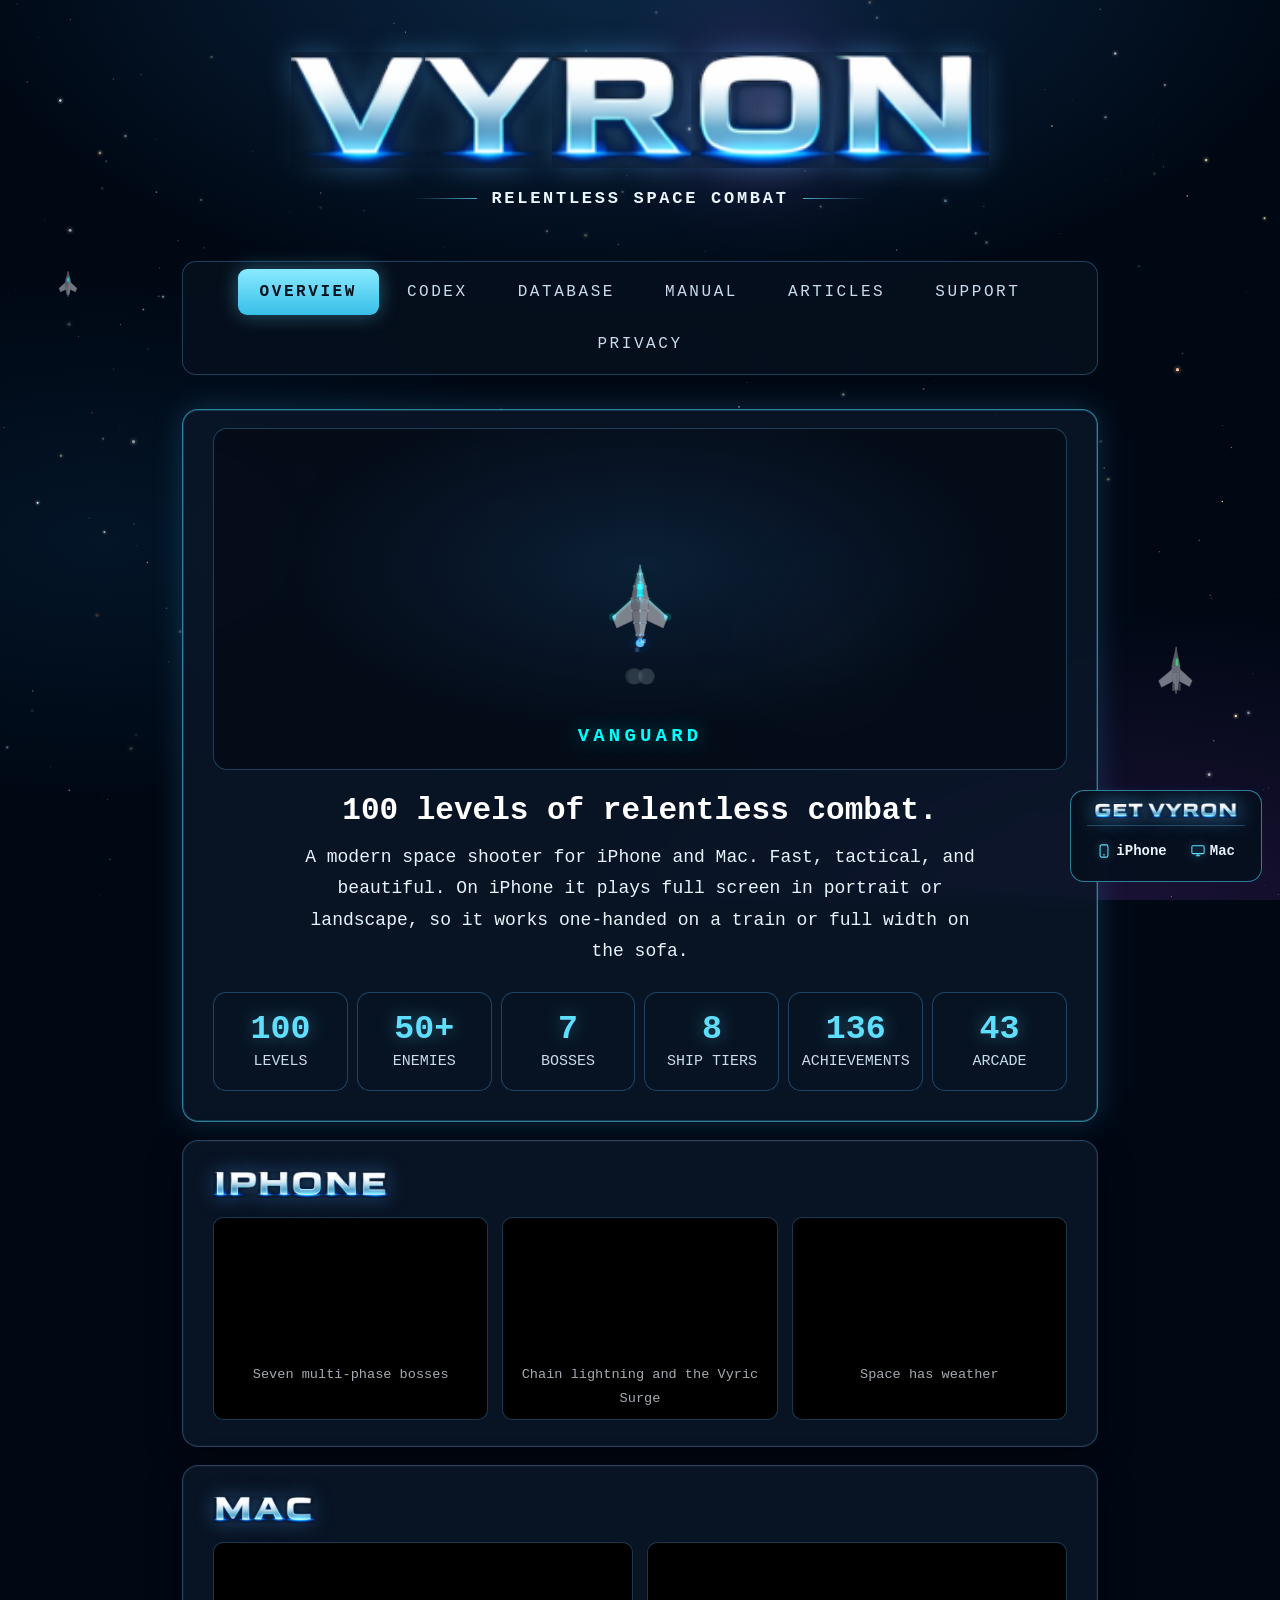
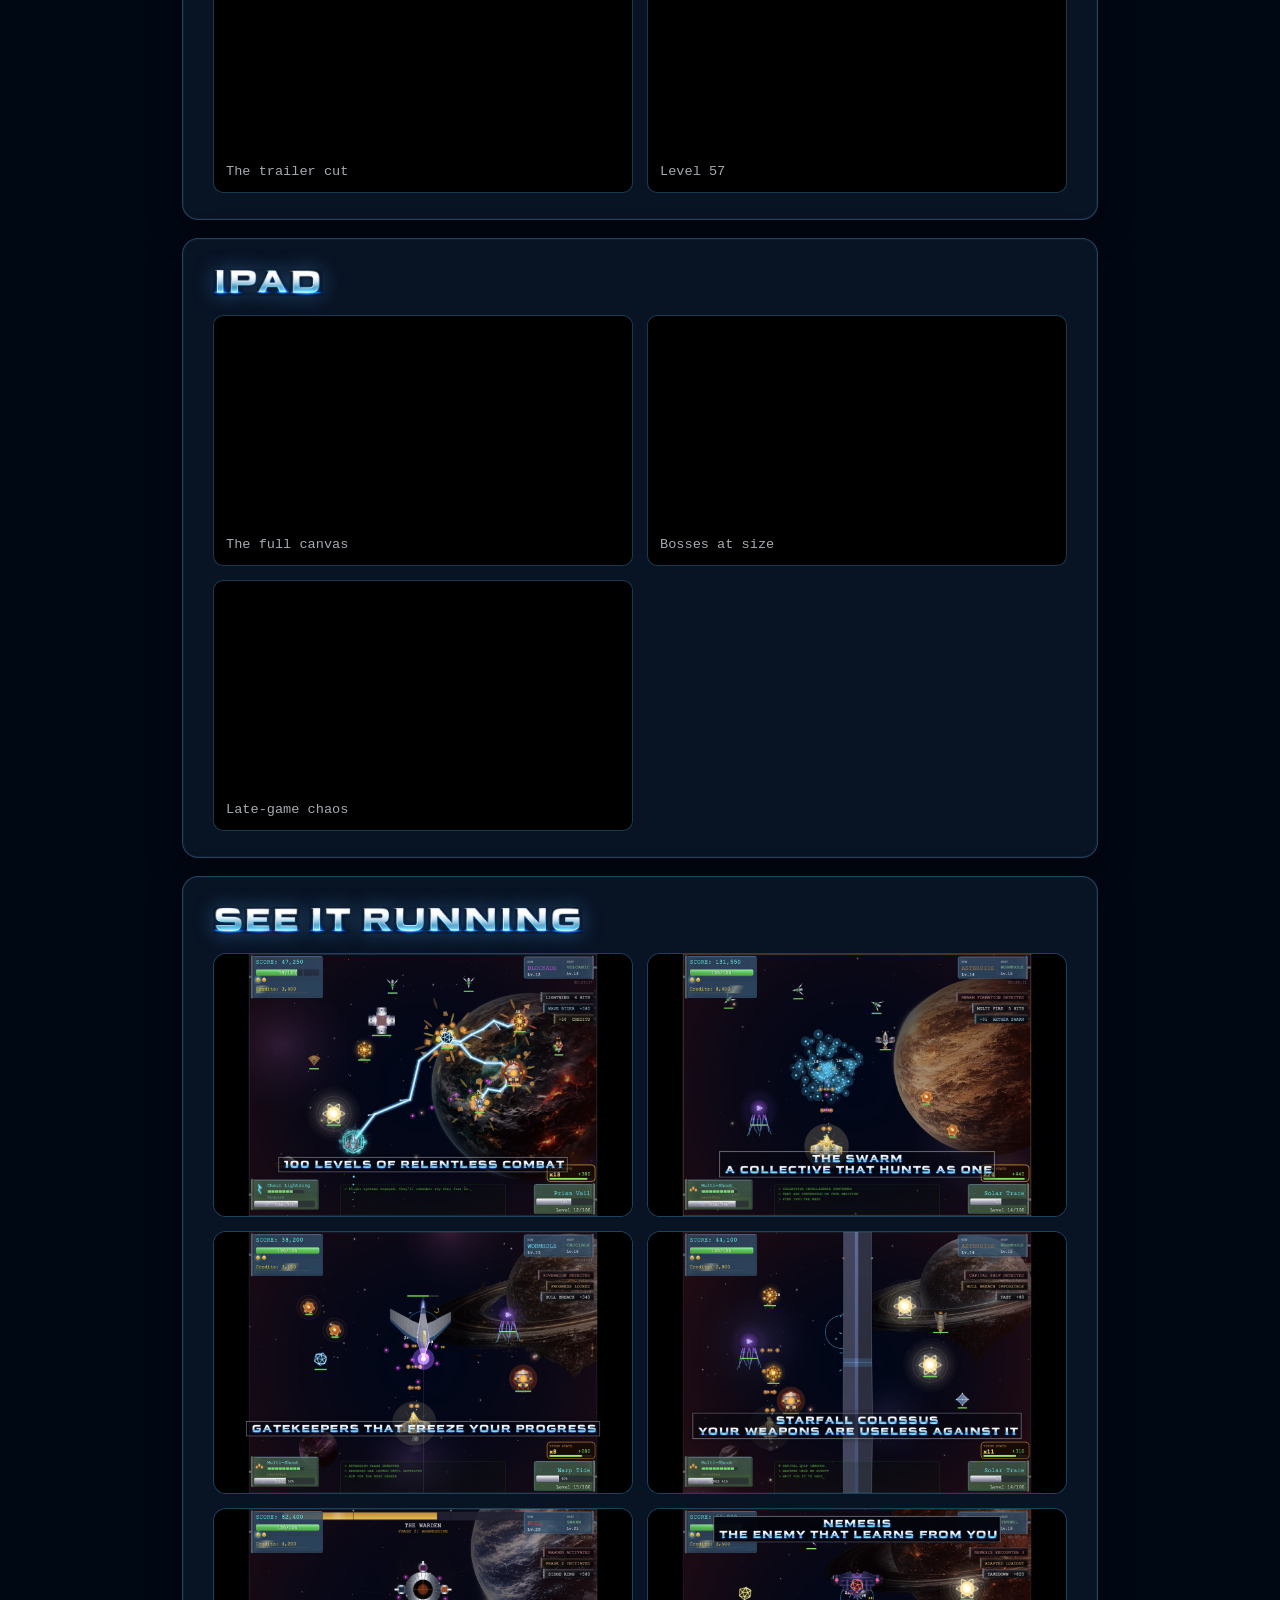
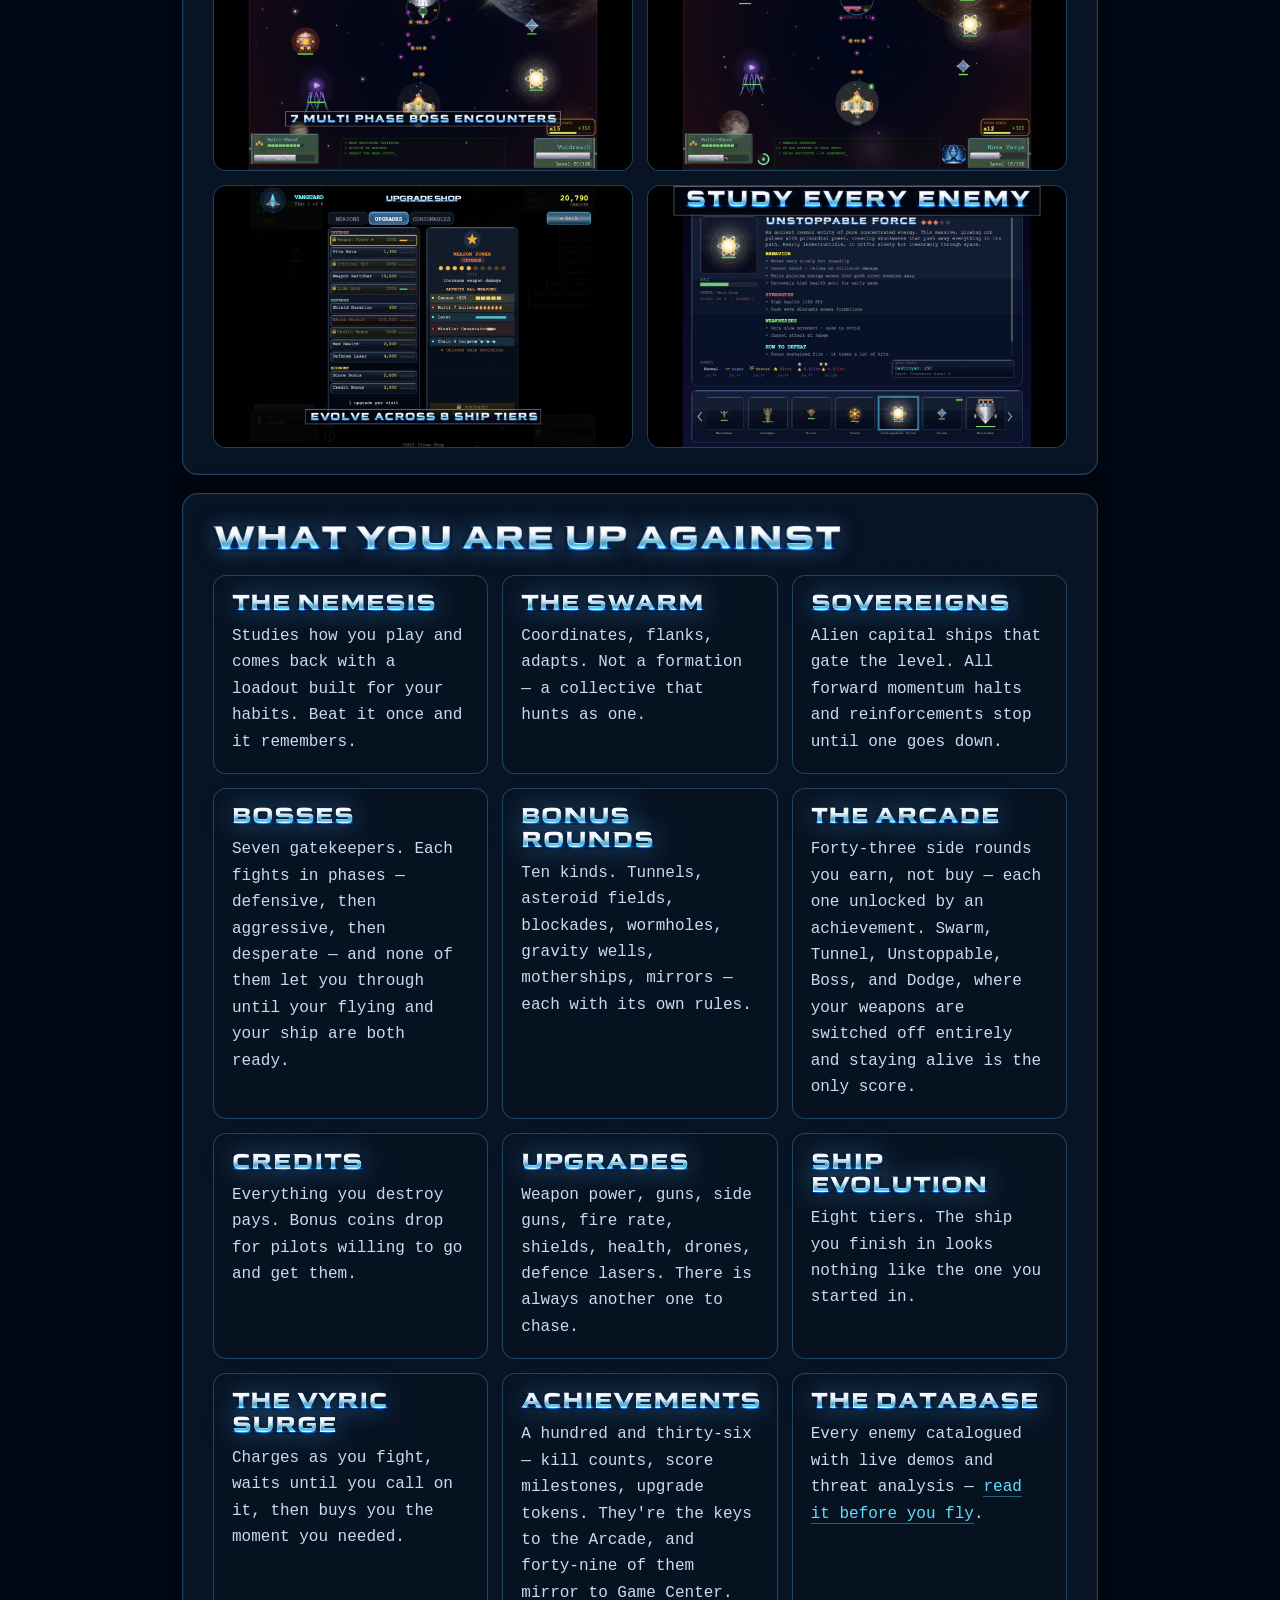
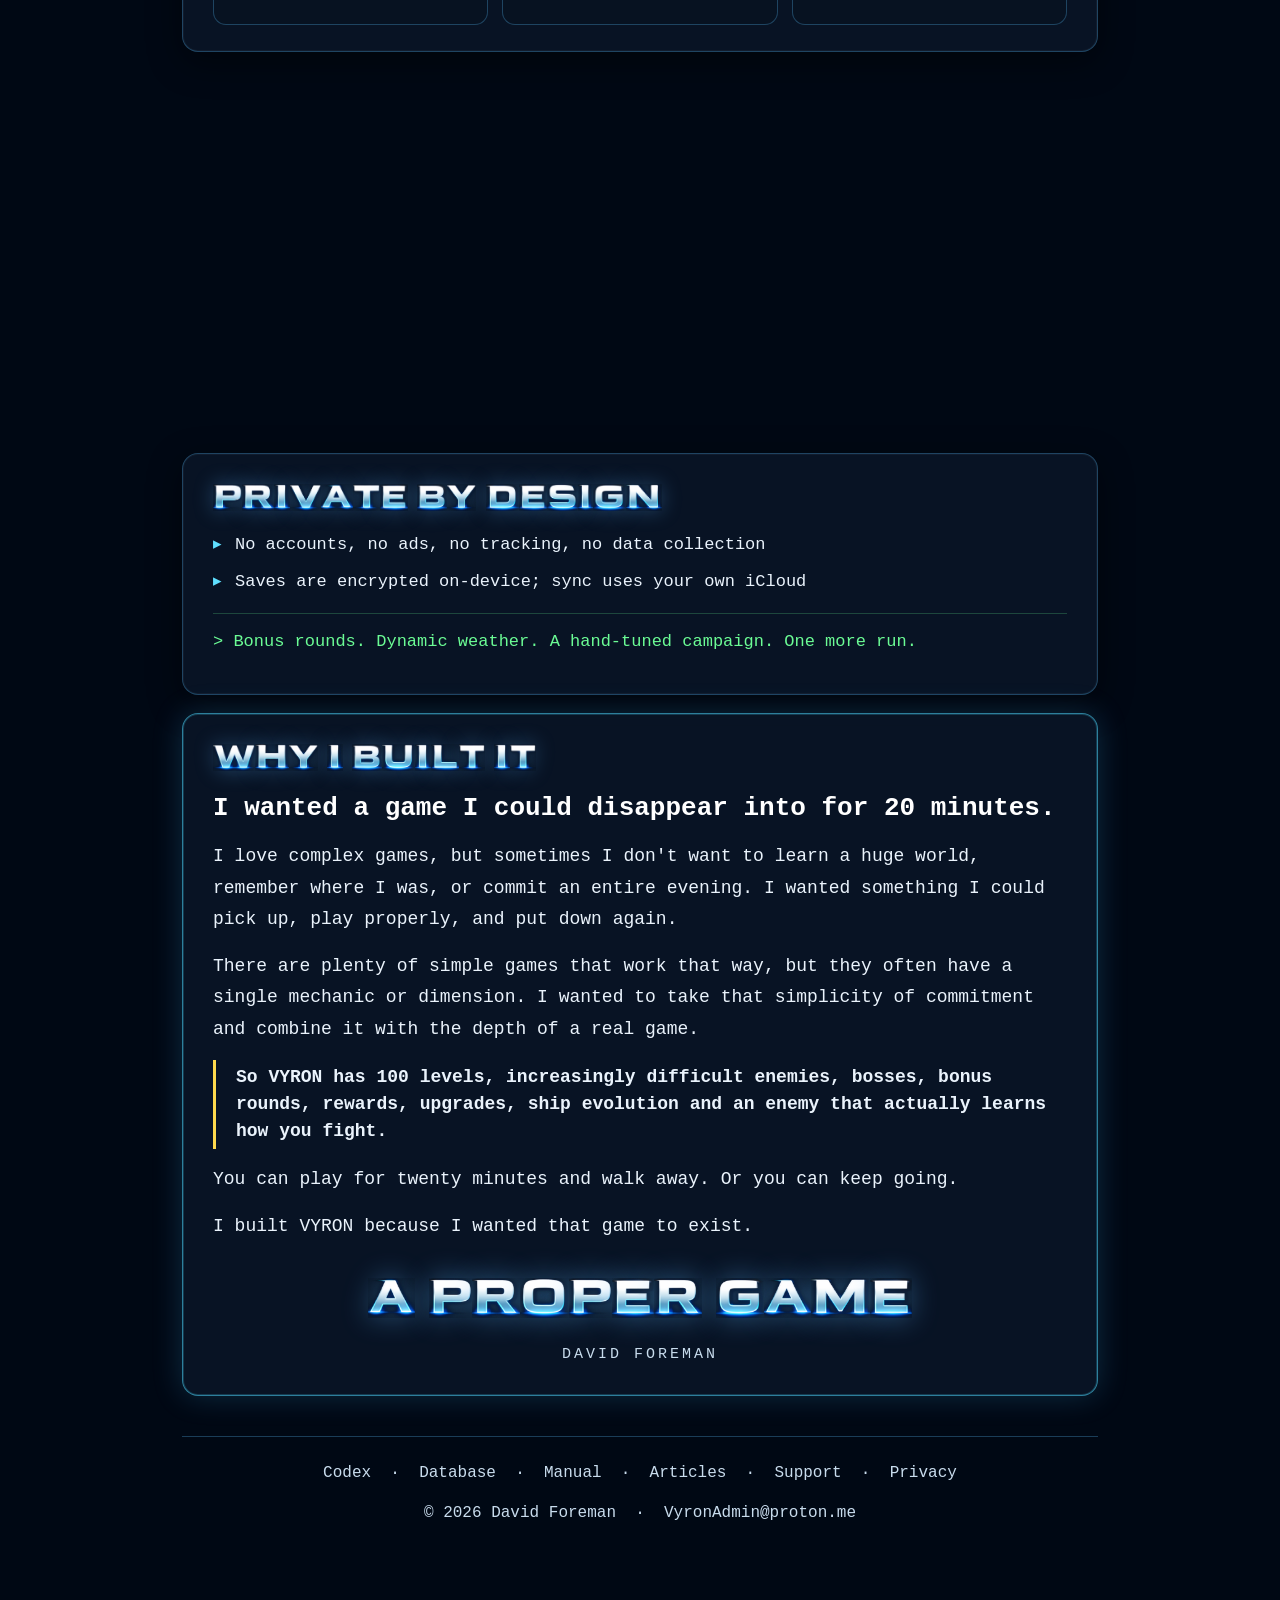
<file: index.html>
<!doctype html>
<html lang="en-GB">
<head>
<meta charset="utf-8" />
<meta name="viewport" content="width=device-width, initial-scale=1" />
<title>VYRON — Relentless Space Combat</title>
<meta name="description" content="VYRON is a modern space shooter for iPhone and Mac. Play it one-handed in portrait or full width in landscape. 100 levels, 7 multi-phase bosses, 8 ship evolutions, and a Nemesis that learns how you fight." />
<meta property="og:site_name" content="VYRON" />
<meta property="og:type" content="website" />
<meta property="og:title" content="VYRON — Relentless Space Combat" />
<meta property="og:description" content="A modern space shooter for iPhone and Mac. Play it one-handed in portrait or full width in landscape. 100 levels, 7 multi-phase bosses, 8 ship evolutions, and a Nemesis that learns how you fight." />
<meta property="og:image" content="https://davidforeman101.github.io/vyron/shots/shot-01.jpg" />
<meta property="og:url" content="https://davidforeman101.github.io/vyron/" />
<meta name="twitter:card" content="summary_large_image" />
<meta name="twitter:title" content="VYRON — Relentless Space Combat" />
<meta name="twitter:description" content="A modern space shooter for iPhone and Mac. Play it one-handed in portrait or full width in landscape. 100 levels, 7 multi-phase bosses, 8 ship evolutions, and a Nemesis that learns how you fight." />
<meta name="twitter:image" content="https://davidforeman101.github.io/vyron/shots/shot-01.jpg" />
<script>document.documentElement.classList.add('js')</script>
<link rel="icon" type="image/png" href="favicon.png" />
<link rel="stylesheet" href="style.css" />
</head>
<body>
<canvas id="stars" aria-hidden="true"></canvas>
<canvas id="patrol" aria-hidden="true"></canvas>

<div class="wrap" data-page="overview">

  <header class="brand">
    <h1 class="chrome" data-chrome="vyron">VYRON</h1>
    <p class="tagline">Relentless Space Combat</p>
  </header>

  <!-- The page opens with the fleet flying past, not with prose. Each hull
       arrives, holds, is named, and leaves — the game's own menu reveal. -->
  <section class="panel focus hero-panel">
    <div class="ship-stage-wrap hero-stage">
      <canvas class="ship-stage" aria-hidden="true"></canvas>
      <p class="ship-name" aria-live="polite"></p>
    </div>

    <p class="hero">100 levels of relentless combat.</p>
    <p class="hero-sub">A modern space shooter for iPhone and Mac. Fast, tactical, and
      beautiful. On iPhone it plays full screen in portrait or landscape, so it works
      one-handed on a train or full width on the sofa.</p>

    <div class="stats">
      <div class="stat"><b>100</b><span>Levels</span></div>
      <div class="stat"><b>50+</b><span>Enemies</span></div>
      <div class="stat"><b>7</b><span>Bosses</span></div>
      <div class="stat"><b>8</b><span>Ship tiers</span></div>
      <div class="stat"><b>136</b><span>Achievements</span></div>
      <div class="stat"><b>43</b><span>Arcade</span></div>
    </div>
  </section>

  <section class="panel">
    <!-- One panel per platform, each with the previews that are on the App
         Store listing for that platform. iPhone is portrait only: that is what
         the store shows and what 1.0.6 was about. -->
    <h2 class="chrome" data-chrome="iphone">iPhone</h2>
    <div class="clips clips-portrait">
      <figure class="clip clip-portrait"><video src="video/iphone-1.mp4" autoplay muted loop playsinline preload="metadata"></video><figcaption>Seven multi-phase bosses</figcaption></figure>
      <figure class="clip clip-portrait"><video src="video/iphone-2.mp4" autoplay muted loop playsinline preload="metadata"></video><figcaption>Chain lightning and the Vyric Surge</figcaption></figure>
      <figure class="clip clip-portrait"><video src="video/iphone-3.mp4" autoplay muted loop playsinline preload="metadata"></video><figcaption>Space has weather</figcaption></figure>
    </div>
  </section>

  <section class="panel">
    <h2 class="chrome" data-chrome="mac">Mac</h2>
    <div class="clips">
      <figure class="clip"><video src="video/mac-1.mp4" autoplay muted loop playsinline preload="metadata"></video><figcaption>The trailer cut</figcaption></figure>
      <figure class="clip"><video src="video/mac-2.mp4" autoplay muted loop playsinline preload="metadata"></video><figcaption>Level 57</figcaption></figure>
    </div>
  </section>

  <section class="panel">
    <h2 class="chrome" data-chrome="ipad">iPad</h2>
    <div class="clips">
      <figure class="clip"><video src="video/ipad-1.mp4" autoplay muted loop playsinline preload="metadata"></video><figcaption>The full canvas</figcaption></figure>
      <figure class="clip"><video src="video/ipad-2.mp4" autoplay muted loop playsinline preload="metadata"></video><figcaption>Bosses at size</figcaption></figure>
      <figure class="clip"><video src="video/ipad-3.mp4" autoplay muted loop playsinline preload="metadata"></video><figcaption>Late-game chaos</figcaption></figure>
    </div>
  </section>

  <section class="panel">
    <h2 class="chrome" data-chrome="see it running">See it running</h2>
    <div class="shots">
      <div class="shot"><img src="shots/shot-01.jpg" alt="VYRON gameplay" loading="lazy" /></div>
      <div class="shot"><img src="shots/shot-02.jpg" alt="VYRON gameplay" loading="lazy" /></div>
      <div class="shot"><img src="shots/shot-03.jpg" alt="VYRON gameplay" loading="lazy" /></div>
      <div class="shot"><img src="shots/shot-04.jpg" alt="VYRON gameplay" loading="lazy" /></div>
      <div class="shot"><img src="shots/shot-05.jpg" alt="VYRON gameplay" loading="lazy" /></div>
      <div class="shot"><img src="shots/shot-06.jpg" alt="VYRON gameplay" loading="lazy" /></div>
      <div class="shot"><img src="shots/shot-07.jpg" alt="VYRON gameplay" loading="lazy" /></div>
      <div class="shot"><img src="shots/shot-08.jpg" alt="VYRON gameplay" loading="lazy" /></div>
    </div>
  </section>

  <section class="panel">
    <h2 class="chrome" data-chrome="what you are up against">What you're up against</h2>

    <div class="feat-grid">
      <div class="feat">
        <h3 class="chrome" data-chrome="the nemesis">The Nemesis</h3>
        <p>Studies how you play and comes back with a loadout built for your habits.
          Beat it once and it remembers.</p>
      </div>
      <div class="feat">
        <h3 class="chrome" data-chrome="the swarm">The Swarm</h3>
        <p>Coordinates, flanks, adapts. Not a formation — a collective that hunts as one.</p>
      </div>
      <div class="feat">
        <h3 class="chrome" data-chrome="sovereigns">Sovereigns</h3>
        <p>Alien capital ships that gate the level. All forward momentum halts and
          reinforcements stop until one goes down.</p>
      </div>
      <div class="feat">
        <h3 class="chrome" data-chrome="bosses">Bosses</h3>
        <p>Seven gatekeepers. Each fights in phases — defensive, then aggressive, then
          desperate — and none of them let you through until your flying and your ship are
          both ready.</p>
      </div>
      <div class="feat">
        <h3 class="chrome" data-chrome="bonus rounds">Bonus Rounds</h3>
        <p>Ten kinds. Tunnels, asteroid fields, blockades, wormholes, gravity wells,
          motherships, mirrors — each with its own rules.</p>
      </div>
      <div class="feat">
        <h3 class="chrome" data-chrome="the arcade">The Arcade</h3>
        <p>Forty-three side rounds you earn, not buy — each one unlocked by an achievement.
          Swarm, Tunnel, Unstoppable, Boss, and Dodge, where your weapons are switched off
          entirely and staying alive is the only score.</p>
      </div>
      <div class="feat">
        <h3 class="chrome" data-chrome="credits">Credits</h3>
        <p>Everything you destroy pays. Bonus coins drop for pilots willing to go and get them.</p>
      </div>
      <div class="feat">
        <h3 class="chrome" data-chrome="upgrades">Upgrades</h3>
        <p>Weapon power, guns, side guns, fire rate, shields, health, drones, defence lasers.
          There is always another one to chase.</p>
      </div>
      <div class="feat">
        <h3 class="chrome" data-chrome="ship evolution">Ship Evolution</h3>
        <p>Eight tiers. The ship you finish in looks nothing like the one you started in.</p>
      </div>
      <div class="feat">
        <h3 class="chrome" data-chrome="the vyric surge">The Vyric Surge</h3>
        <p>Charges as you fight, waits until you call on it, then buys you the moment you needed.</p>
      </div>
      <div class="feat">
        <h3 class="chrome" data-chrome="achievements">Achievements</h3>
        <p>A hundred and thirty-six — kill counts, score milestones, upgrade tokens. They're
          the keys to the Arcade, and forty-nine of them mirror to Game Center.</p>
      </div>
      <div class="feat">
        <h3 class="chrome" data-chrome="the database">The Database</h3>
        <p>Every enemy catalogued with live demos and threat analysis —
          <a href="database.html">read it before you fly</a>.</p>
      </div>
    </div>
  </section>

  <section class="panel">
    <h2 class="chrome" data-chrome="every screen">Every screen</h2>
    <ul>
      <li>iPhone and Mac — one game, native on each</li>
      <li>Portrait or landscape on iPhone — it plays full screen either way</li>
      <li>iCloud save sync — start on your phone, continue on your Mac</li>
      <li>Game Center — leaderboards and 49 achievements</li>
      <li>Full game controller support, plus touch and keyboard/mouse</li>
      <li>Haptic feedback on iPhone</li>
      <li>30/60/AUTO frame rate modes — smooth or cool, your choice</li>
    </ul>
  </section>

  <section class="panel">
    <h2 class="chrome" data-chrome="private by design">Private by design</h2>
    <ul>
      <li>No accounts, no ads, no tracking, no data collection</li>
      <li>Saves are encrypted on-device; sync uses your own iCloud</li>
    </ul>
    <p class="terminal">&gt; Bonus rounds. Dynamic weather. A hand-tuned campaign. One more run.</p>
  </section>

  <section class="panel focus why">
    <h2 class="chrome" data-chrome="why i built it">Why I built it</h2>

    <p class="lead">I wanted a game I could disappear into for 20 minutes.</p>

    <p>I love complex games, but sometimes I don't want to learn a huge world, remember where I
      was, or commit an entire evening. I wanted something I could pick up, play properly, and put
      down again.</p>

    <p>There are plenty of simple games that work that way, but they often have a single mechanic
      or dimension. I wanted to take that simplicity of commitment and combine it with the depth of
      a real game.</p>

    <p class="pullquote">So VYRON has 100 levels, increasingly difficult enemies, bosses, bonus
      rounds, rewards, upgrades, ship evolution and an enemy that actually learns how you fight.</p>

    <p>You can play for twenty minutes and walk away. Or you can keep going.</p>

    <p>I built VYRON because I wanted that game to exist.</p>

    <div class="signoff">
      <span class="chrome signoff-chrome" data-chrome="a proper game">A proper game.</span>
      <span class="signoff-by">David Foreman</span>
    </div>
  </section>

</div>

<script src="chrome.js"></script>
<script src="starfield.js"></script>
<script src="data-ships.js"></script>
<script src="ships.js"></script>
<script src="site.js"></script>
</body>
</html>
</file>
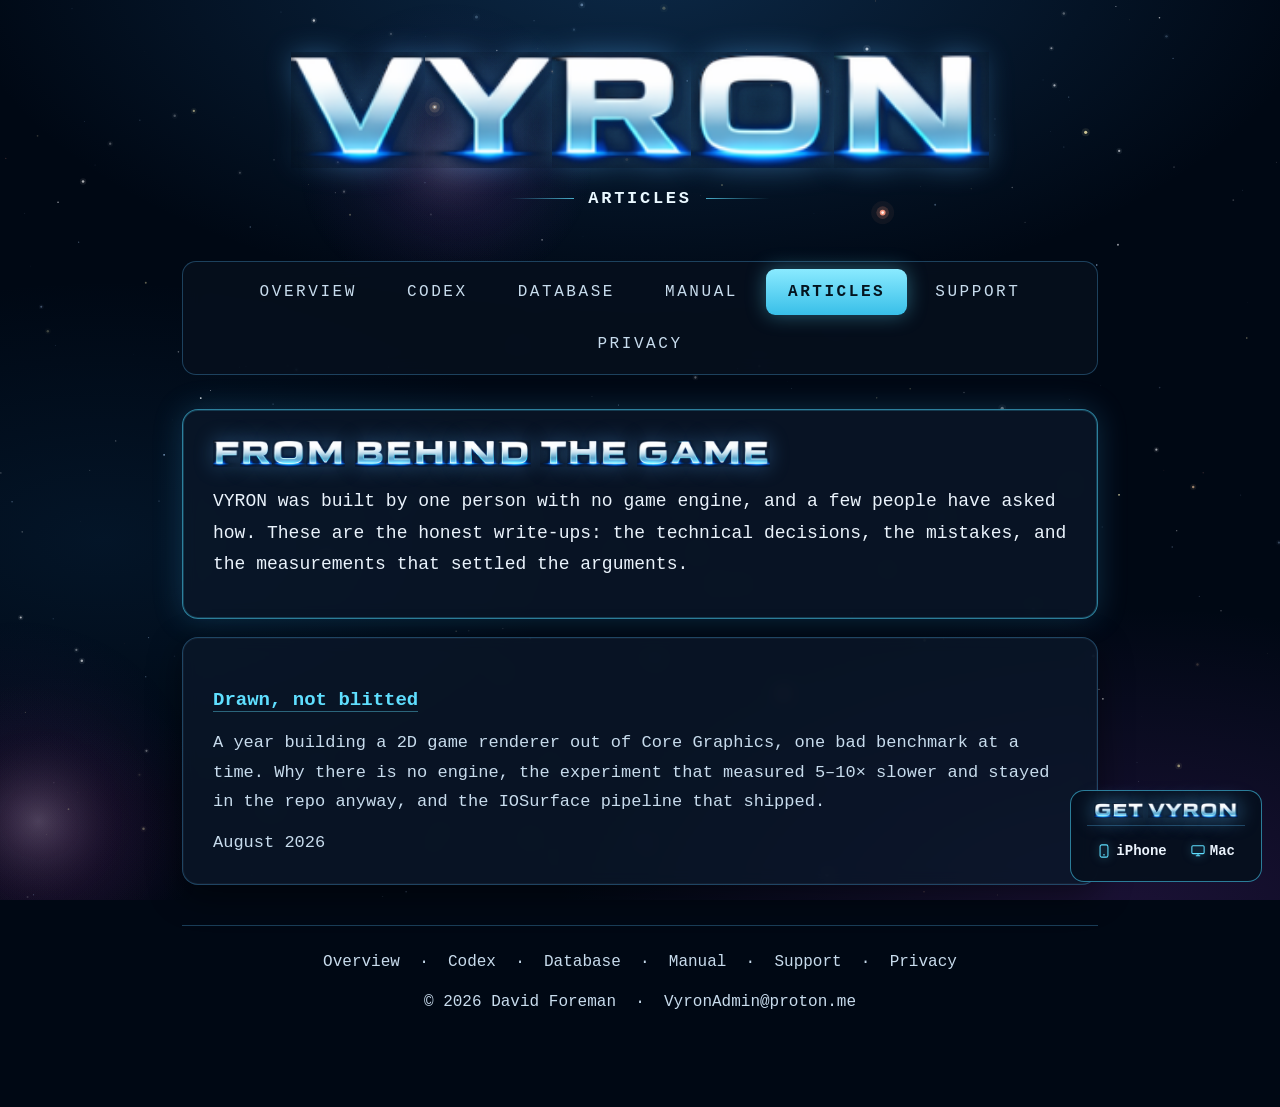
<file: articles.html>
<!doctype html>
<html lang="en-GB">
<head>
<meta charset="utf-8" />
<meta name="viewport" content="width=device-width, initial-scale=1" />
<title>VYRON — Articles</title>
<meta name="description" content="Writing from behind VYRON: how the game was built, what went wrong along the way, and what a year of solo development actually taught." />
<meta property="og:site_name" content="VYRON" />
<meta property="og:type" content="website" />
<meta property="og:title" content="VYRON — Articles" />
<meta property="og:description" content="Writing from behind VYRON: how the game was built, what went wrong along the way, and what a year of solo development actually taught." />
<meta property="og:image" content="https://davidforeman101.github.io/vyron/shots/shot-01.jpg" />
<meta property="og:url" content="https://davidforeman101.github.io/vyron/articles.html" />
<meta name="twitter:card" content="summary_large_image" />
<meta name="twitter:title" content="VYRON — Articles" />
<meta name="twitter:description" content="Writing from behind VYRON: how the game was built, what went wrong along the way, and what a year of solo development actually taught." />
<meta name="twitter:image" content="https://davidforeman101.github.io/vyron/shots/shot-01.jpg" />
<script>document.documentElement.classList.add('js')</script>
<link rel="icon" type="image/png" href="favicon.png" />
<link rel="stylesheet" href="style.css" />
</head>
<body>
<canvas id="stars" aria-hidden="true"></canvas>
<canvas id="patrol" aria-hidden="true"></canvas>

<div class="wrap" data-page="articles">

  <header class="brand">
    <h1 class="chrome" data-chrome="vyron">VYRON</h1>
    <p class="tagline">Articles</p>
  </header>

  <section class="panel focus">
    <h2 class="chrome" data-chrome="from behind the game">From behind the game</h2>
    <p>VYRON was built by one person with no game engine, and a few people have asked how.
      These are the honest write-ups: the technical decisions, the mistakes, and the
      measurements that settled the arguments.</p>
  </section>

  <section class="panel article-entry">
    <h3><a href="renderer.html">Drawn, not blitted</a></h3>
    <p class="sub">A year building a 2D game renderer out of Core Graphics, one bad benchmark
      at a time. Why there is no engine, the experiment that measured 5&ndash;10&times; slower
      and stayed in the repo anyway, and the IOSurface pipeline that shipped.</p>
    <p class="sub">August 2026</p>
  </section>

</div>

<script src="chrome.js"></script>
<script src="starfield.js"></script>
<script src="site.js"></script>
</body>
</html>
</file>
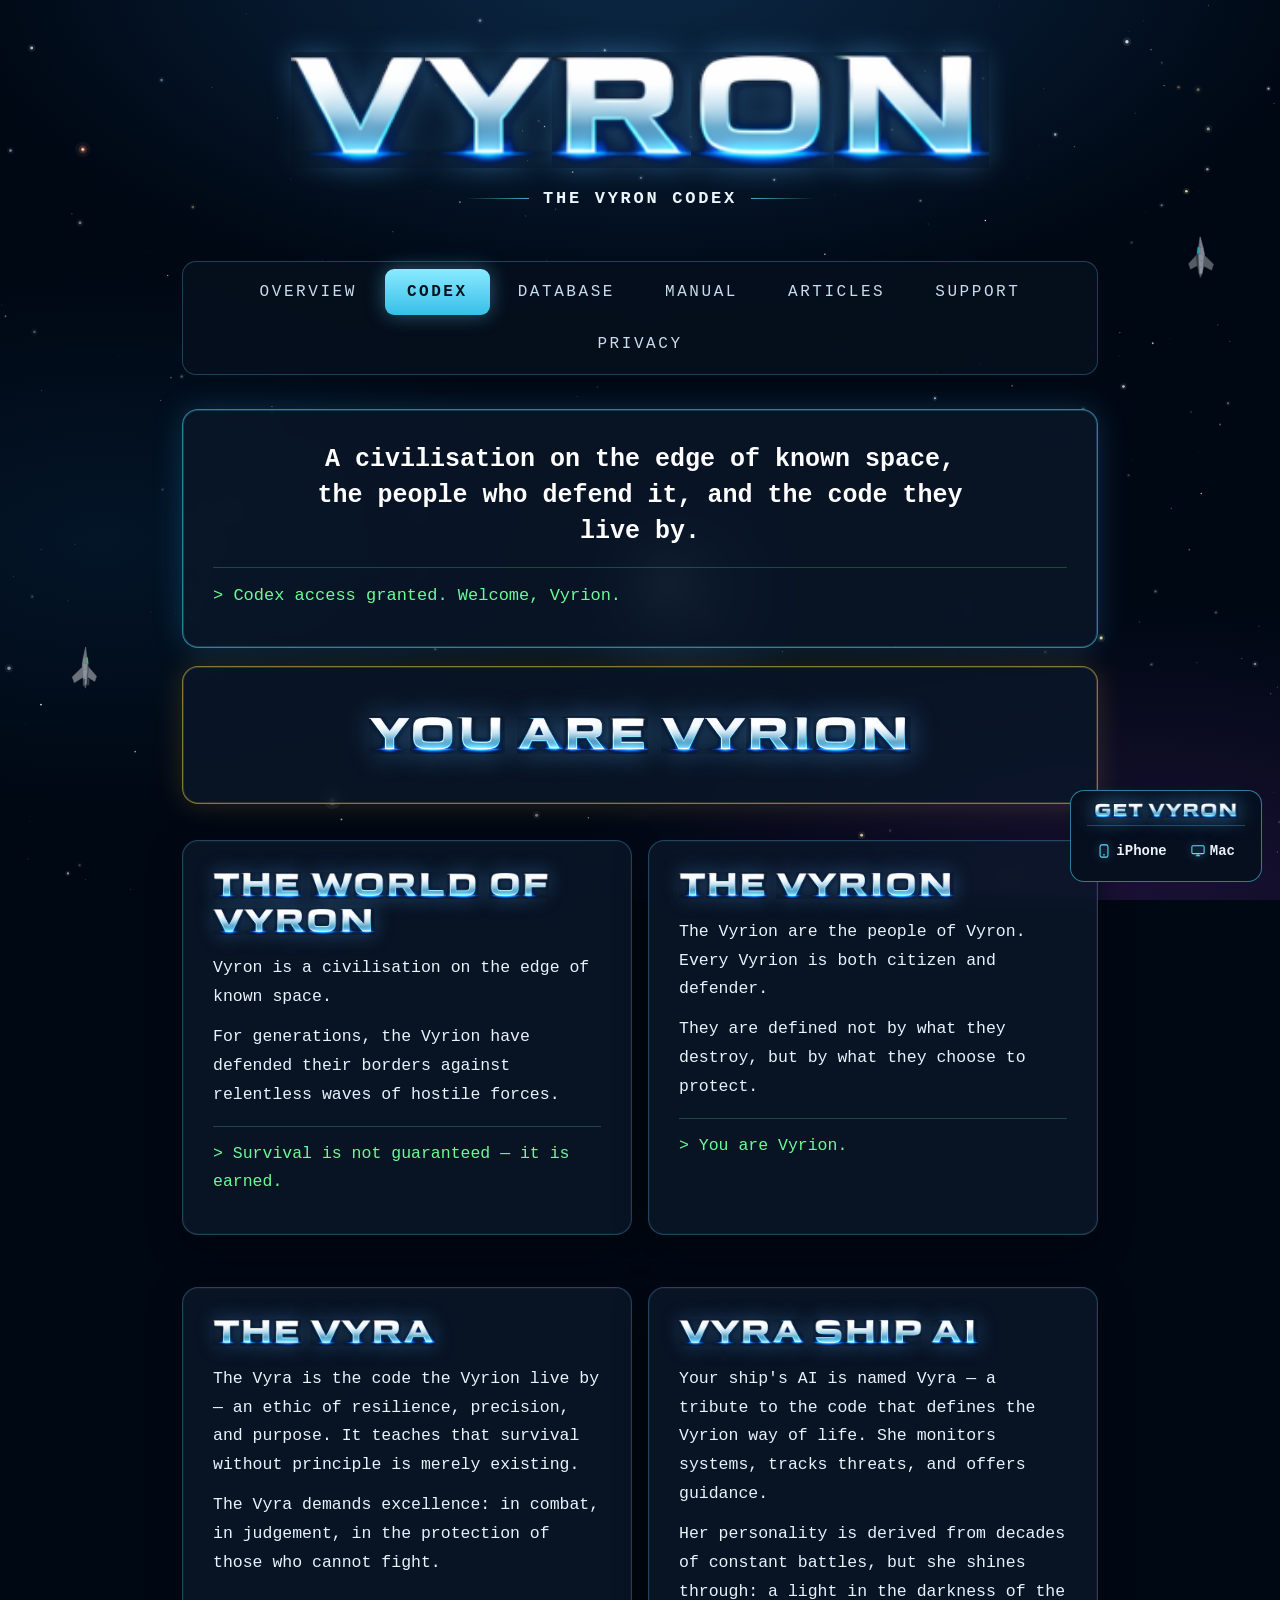
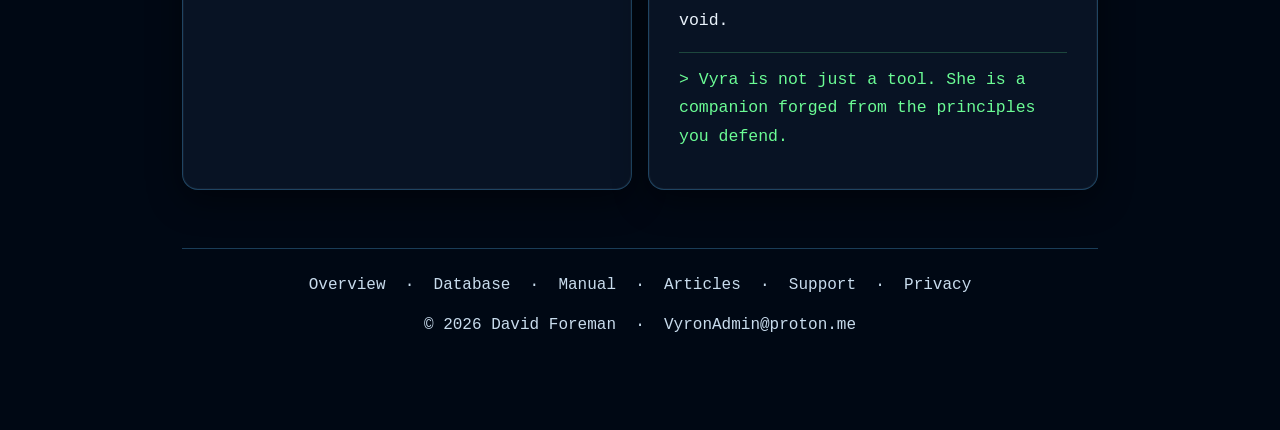
<file: codex.html>
<!doctype html>
<html lang="en-GB">
<head>
<meta charset="utf-8" />
<meta name="viewport" content="width=device-width, initial-scale=1" />
<title>VYRON — The Vyron Codex</title>
<meta name="description" content="The Vyron Codex: the world of Vyron, the Vyrion who defend it, the Vyra they live by, and Vyra the ship AI forged from those principles." />
<meta property="og:site_name" content="VYRON" />
<meta property="og:type" content="website" />
<meta property="og:title" content="VYRON — The Vyron Codex" />
<meta property="og:description" content="The world of Vyron, the Vyrion who defend it, the Vyra they live by, and Vyra the ship AI forged from those principles." />
<meta property="og:image" content="https://davidforeman101.github.io/vyron/shots/shot-01.jpg" />
<meta property="og:url" content="https://davidforeman101.github.io/vyron/codex.html" />
<meta name="twitter:card" content="summary_large_image" />
<meta name="twitter:title" content="VYRON — The Vyron Codex" />
<meta name="twitter:description" content="The world of Vyron, the Vyrion who defend it, the Vyra they live by, and Vyra the ship AI forged from those principles." />
<meta name="twitter:image" content="https://davidforeman101.github.io/vyron/shots/shot-01.jpg" />
<script>document.documentElement.classList.add('js')</script>
<link rel="icon" type="image/png" href="favicon.png" />
<link rel="stylesheet" href="style.css" />
</head>
<body>
<canvas id="stars" aria-hidden="true"></canvas>
<canvas id="patrol" aria-hidden="true"></canvas>

<div class="wrap" data-page="codex">

  <header class="brand">
    <h1 class="chrome" data-chrome="vyron">VYRON</h1>
    <p class="tagline">The Vyron Codex</p>
  </header>

  <section class="panel focus">
    <p class="codex-lead">A civilisation on the edge of known space, the people who defend it,
      and the code they live by.</p>
    <p class="terminal">&gt; Codex access granted. Welcome, Vyrion.</p>
  </section>

  <section class="panel amber">
    <!-- Cycles one phrase at a time in the chrome font. -->
    <div class="creed" id="creed"
         aria-label="You are Vyrion. You live by the Vyra. This is Vyron.">
      <span class="creed-line chrome" data-chrome="you are vyrion">You are Vyrion</span>
      <span class="creed-line chrome" data-chrome="you live by the vyra">You live by the Vyra</span>
      <span class="creed-line chrome" data-chrome="this is vyron">This is Vyron</span>
    </div>
  </section>

  <div class="pillars">
    <section class="panel pillar">
      <h2 class="chrome" data-chrome="the world of vyron">The World of Vyron</h2>
      <p>Vyron is a civilisation on the edge of known space.</p>
      <p>For generations, the Vyrion have defended their borders against relentless waves of
        hostile forces.</p>
      <p class="terminal">&gt; Survival is not guaranteed — it is earned.</p>
    </section>

    <section class="panel pillar">
      <h2 class="chrome" data-chrome="the vyrion">The Vyrion</h2>
      <p>The Vyrion are the people of Vyron. Every Vyrion is both citizen and defender.</p>
      <p>They are defined not by what they destroy, but by what they choose to protect.</p>
      <p class="terminal">&gt; You are Vyrion.</p>
    </section>

    <section class="panel pillar">
      <h2 class="chrome" data-chrome="the vyra">The Vyra</h2>
      <p>The Vyra is the code the Vyrion live by — an ethic of resilience, precision, and purpose.
        It teaches that survival without principle is merely existing.</p>
      <p>The Vyra demands excellence: in combat, in judgement, in the protection of those who
        cannot fight.</p>
    </section>

    <section class="panel pillar">
      <h2 class="chrome" data-chrome="vyra ship ai">Vyra — Ship AI</h2>
      <p>Your ship's AI is named Vyra — a tribute to the code that defines the Vyrion way of life.
        She monitors systems, tracks threats, and offers guidance.</p>
      <p>Her personality is derived from decades of constant battles, but she shines through: a
        light in the darkness of the void.</p>
      <p class="terminal">&gt; Vyra is not just a tool. She is a companion forged from the
        principles you defend.</p>
    </section>
  </div>

</div>

<script src="chrome.js"></script>
<script src="starfield.js"></script>
<script src="data-ships.js"></script>
<script src="ships.js"></script>
<script src="site.js"></script>
</body>
</html>
</file>
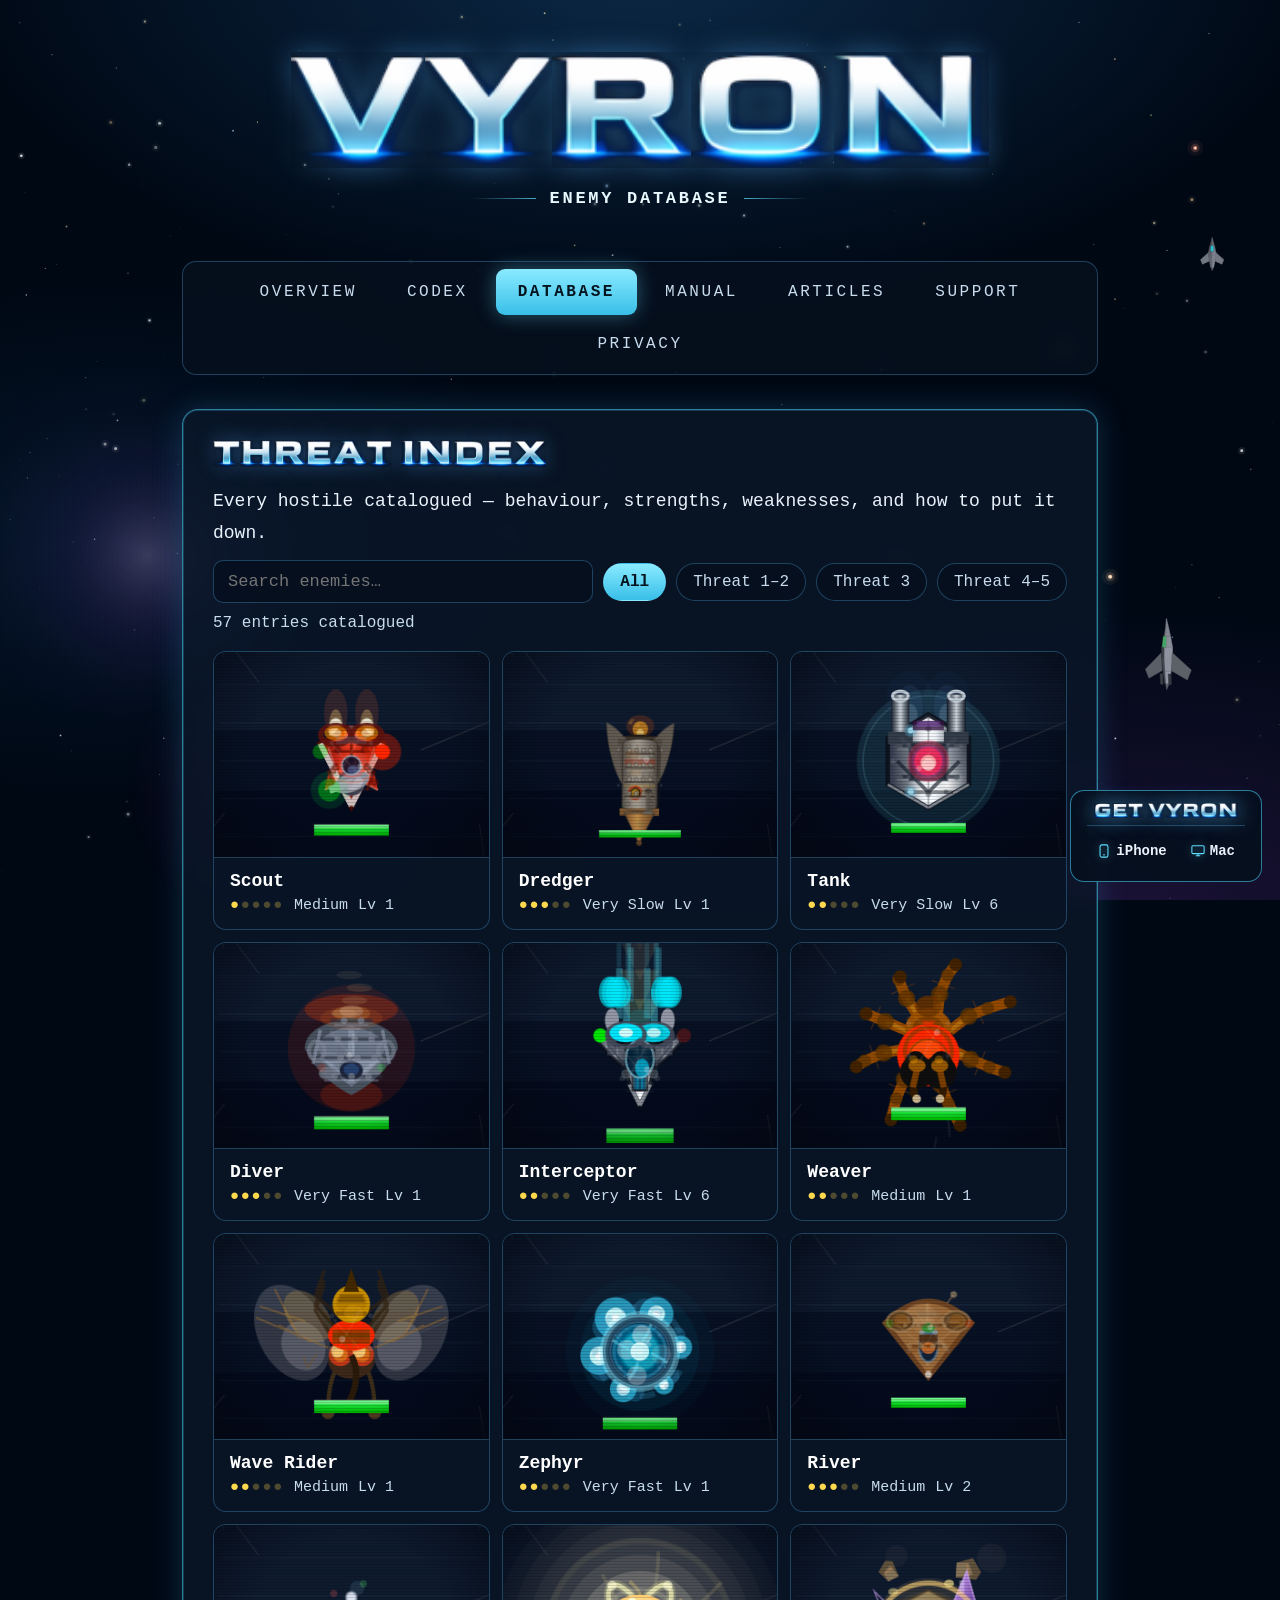
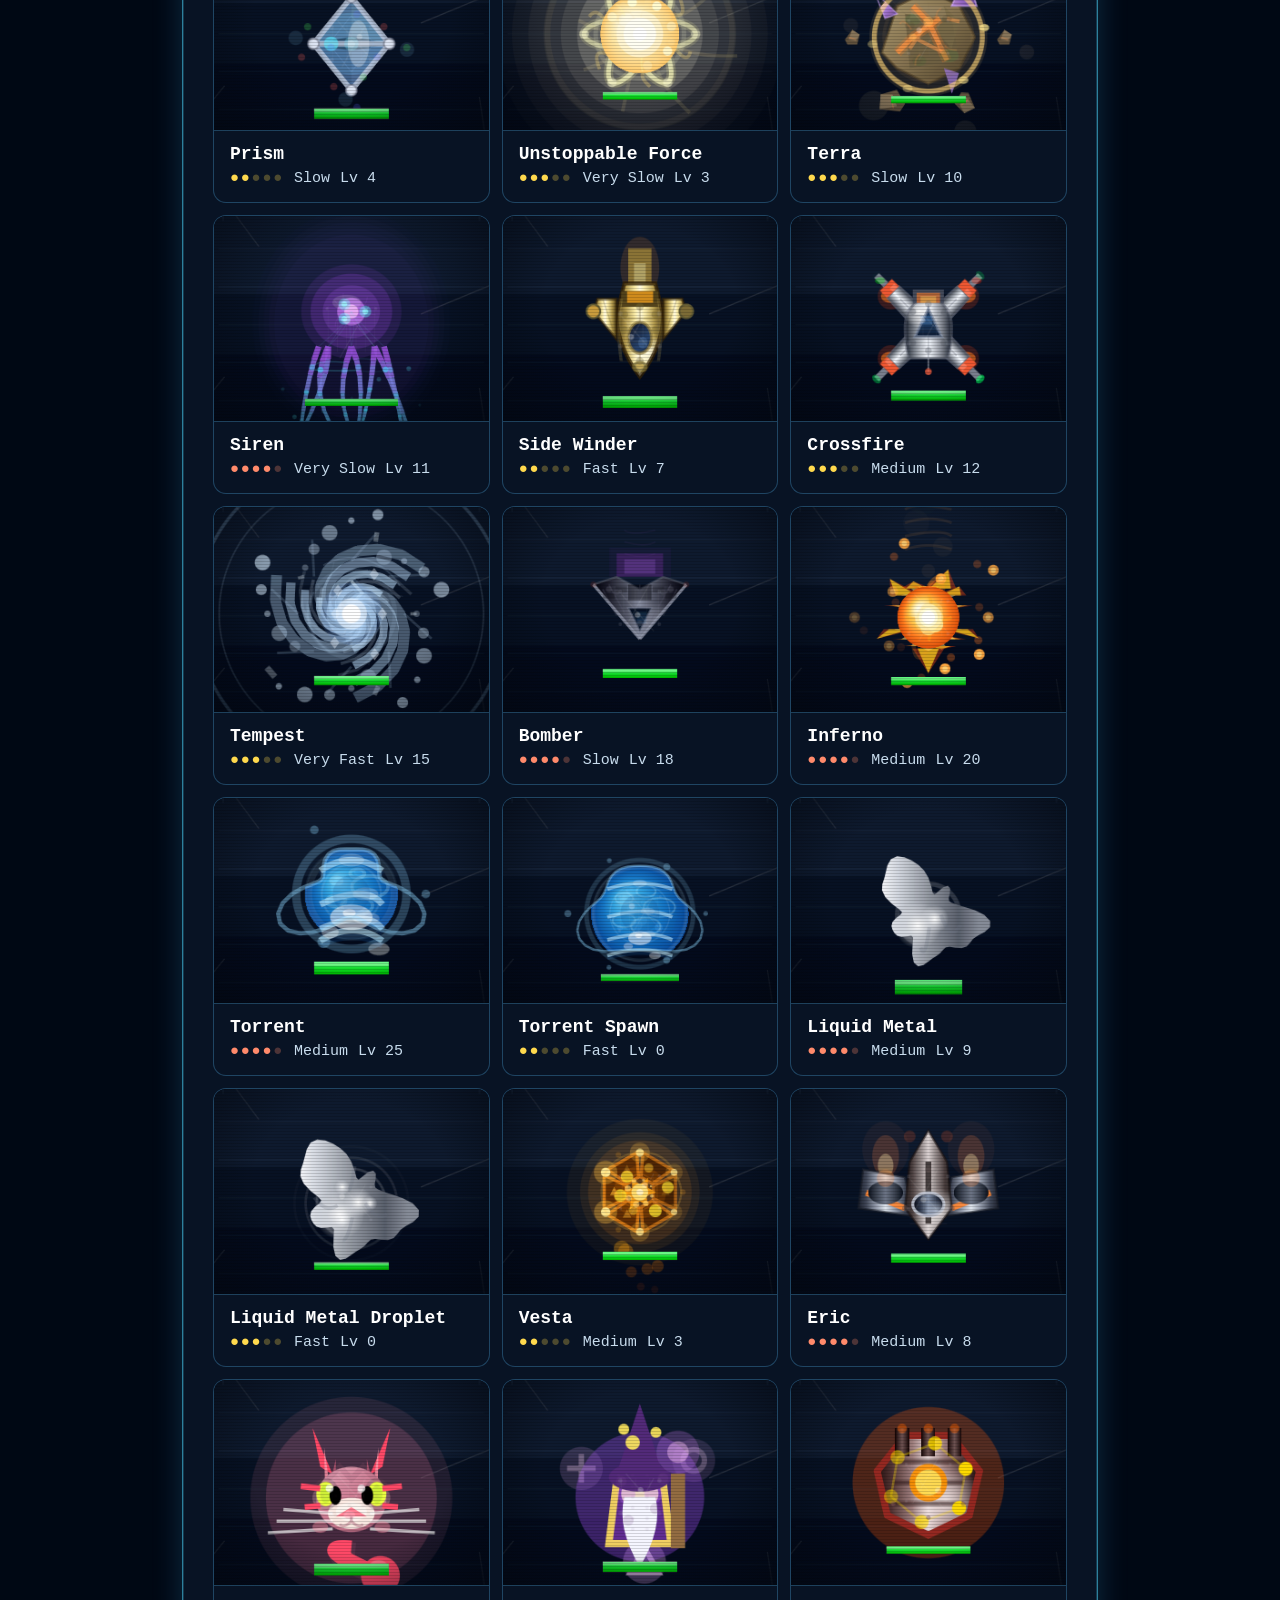
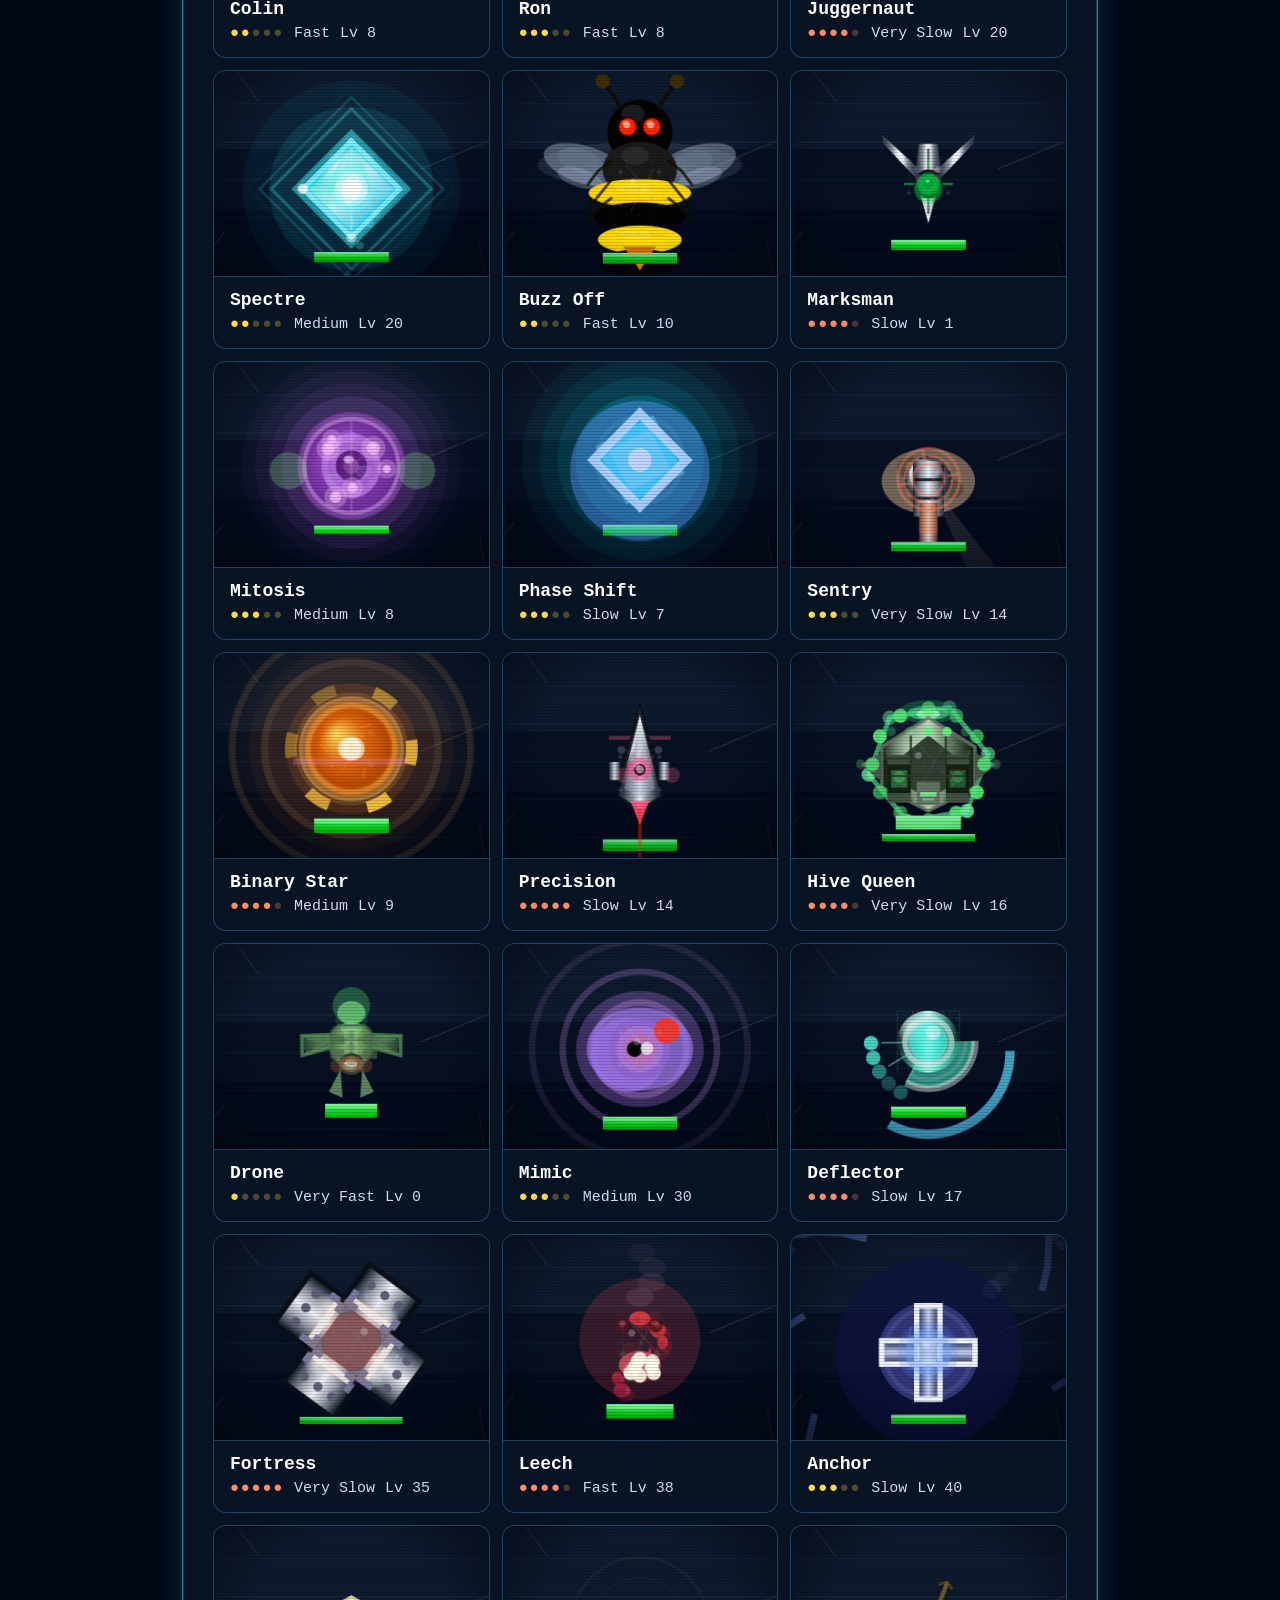
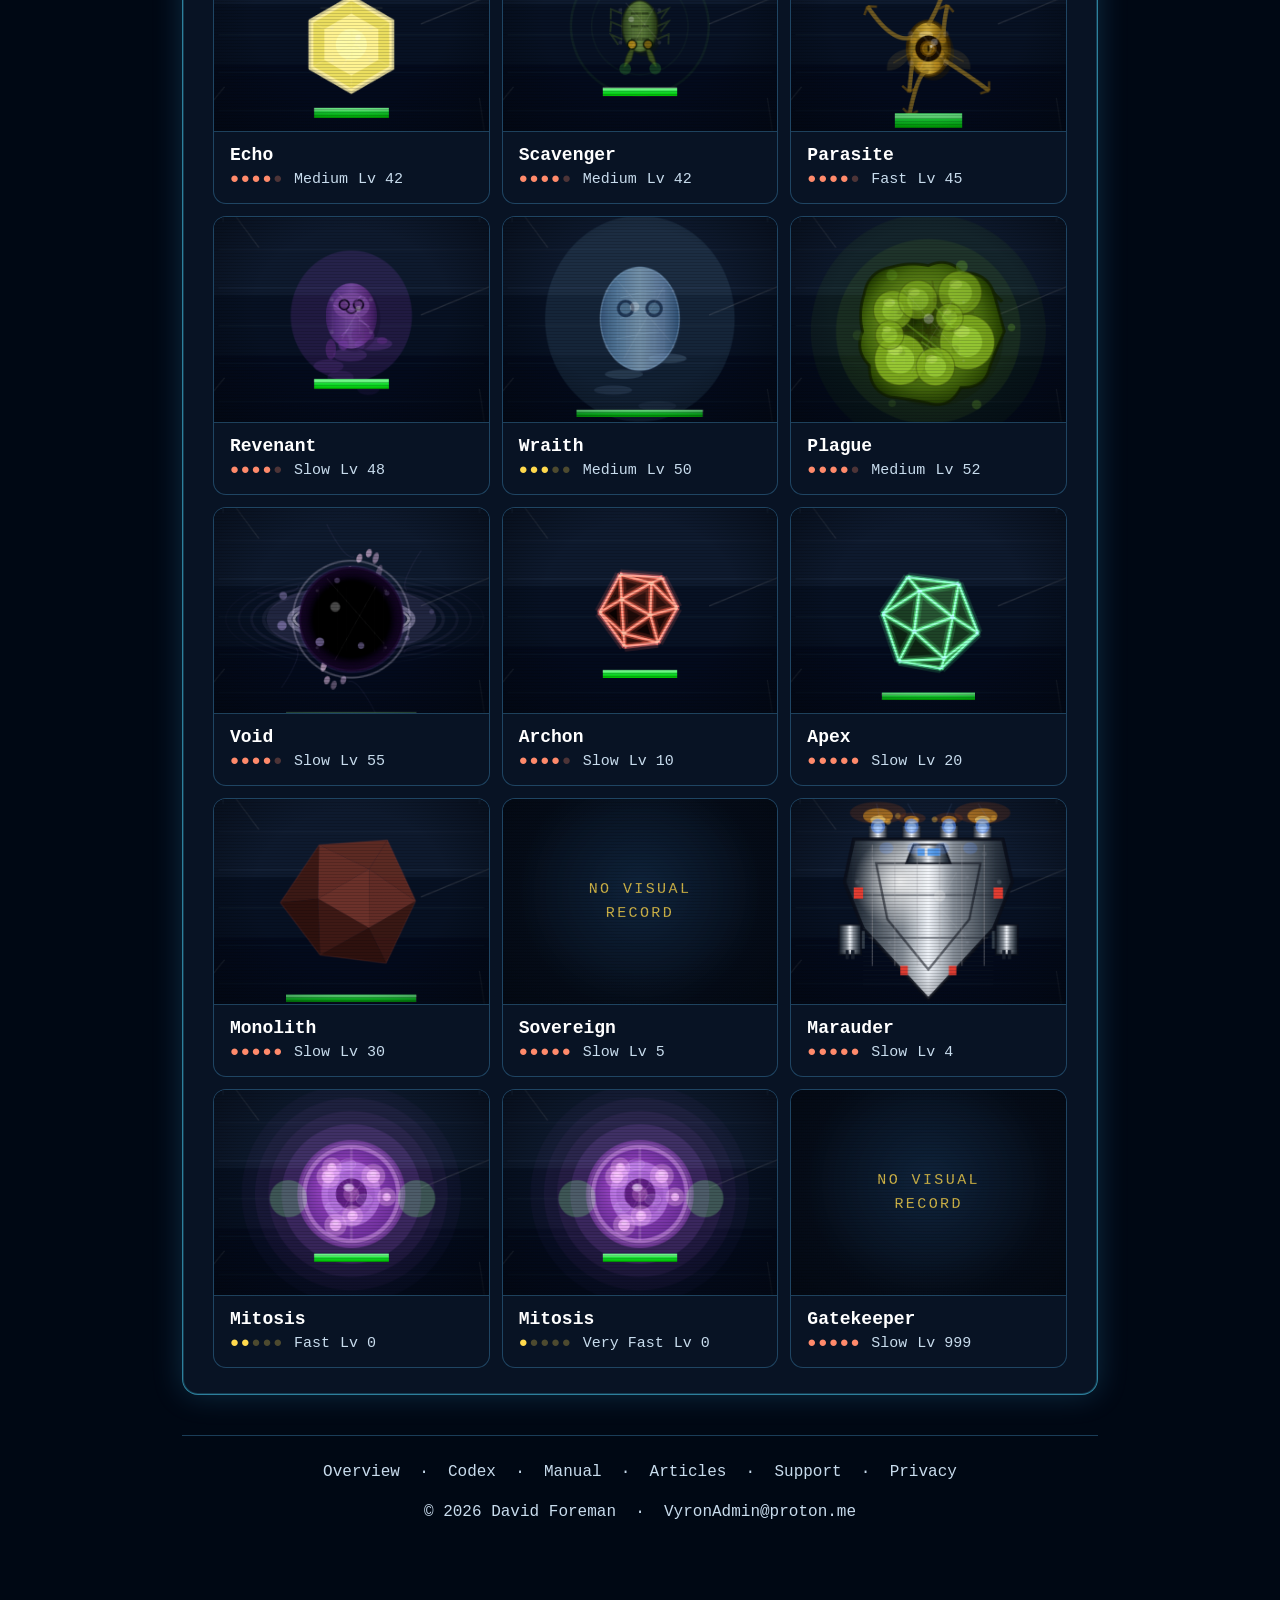
<file: database.html>
<!doctype html>
<html lang="en-GB">
<head>
<meta charset="utf-8" />
<meta name="viewport" content="width=device-width, initial-scale=1" />
<title>VYRON — Enemy Database</title>
<meta name="description" content="The VYRON enemy database: every enemy, mini-boss and boss, with threat ratings, behaviour, strengths, weaknesses and how to defeat them." />
<meta property="og:site_name" content="VYRON" />
<meta property="og:type" content="website" />
<meta property="og:title" content="VYRON — Enemy Database" />
<meta property="og:description" content="Every enemy, mini-boss and boss, with threat ratings, behaviour, strengths, weaknesses and how to defeat them." />
<meta property="og:image" content="https://davidforeman101.github.io/vyron/shots/shot-01.jpg" />
<meta property="og:url" content="https://davidforeman101.github.io/vyron/database.html" />
<meta name="twitter:card" content="summary_large_image" />
<meta name="twitter:title" content="VYRON — Enemy Database" />
<meta name="twitter:description" content="Every enemy, mini-boss and boss, with threat ratings, behaviour, strengths, weaknesses and how to defeat them." />
<meta name="twitter:image" content="https://davidforeman101.github.io/vyron/shots/shot-01.jpg" />
<script>document.documentElement.classList.add('js')</script>
<link rel="icon" type="image/png" href="favicon.png" />
<link rel="stylesheet" href="style.css" />
</head>
<body>
<canvas id="stars" aria-hidden="true"></canvas>
<canvas id="patrol" aria-hidden="true"></canvas>

<div class="wrap" data-page="database">

  <header class="brand">
    <h1 class="chrome" data-chrome="vyron">VYRON</h1>
    <p class="tagline">Enemy Database</p>
  </header>

  <section class="panel focus">
    <h2 class="chrome" data-chrome="threat index">Threat Index</h2>
    <p>Every hostile catalogued — behaviour, strengths, weaknesses, and how to put it down.</p>

    <div class="db-controls">
      <input type="search" id="db-search" placeholder="Search enemies…" aria-label="Search enemies" />
      <button class="chip on" data-threat="all">All</button>
      <button class="chip" data-threat="1">Threat 1–2</button>
      <button class="chip" data-threat="3">Threat 3</button>
      <button class="chip" data-threat="4">Threat 4–5</button>
    </div>
    <p class="db-count" id="db-count">Loading…</p>

    <div class="cards" id="db-cards"></div>
  </section>

</div>

<div class="detail" id="db-detail" role="dialog" aria-modal="true" aria-label="Enemy detail">
  <button class="detail-close" aria-label="Close">✕</button>
  <div class="detail-inner" id="db-detail-inner"></div>
</div>

<script src="chrome.js"></script>
<script src="starfield.js"></script>
<script src="data-ships.js"></script>
<script src="ships.js"></script>
<script src="site.js"></script>
<script src="data-enemies.js"></script>
<script src="database.js"></script>
</body>
</html>
</file>
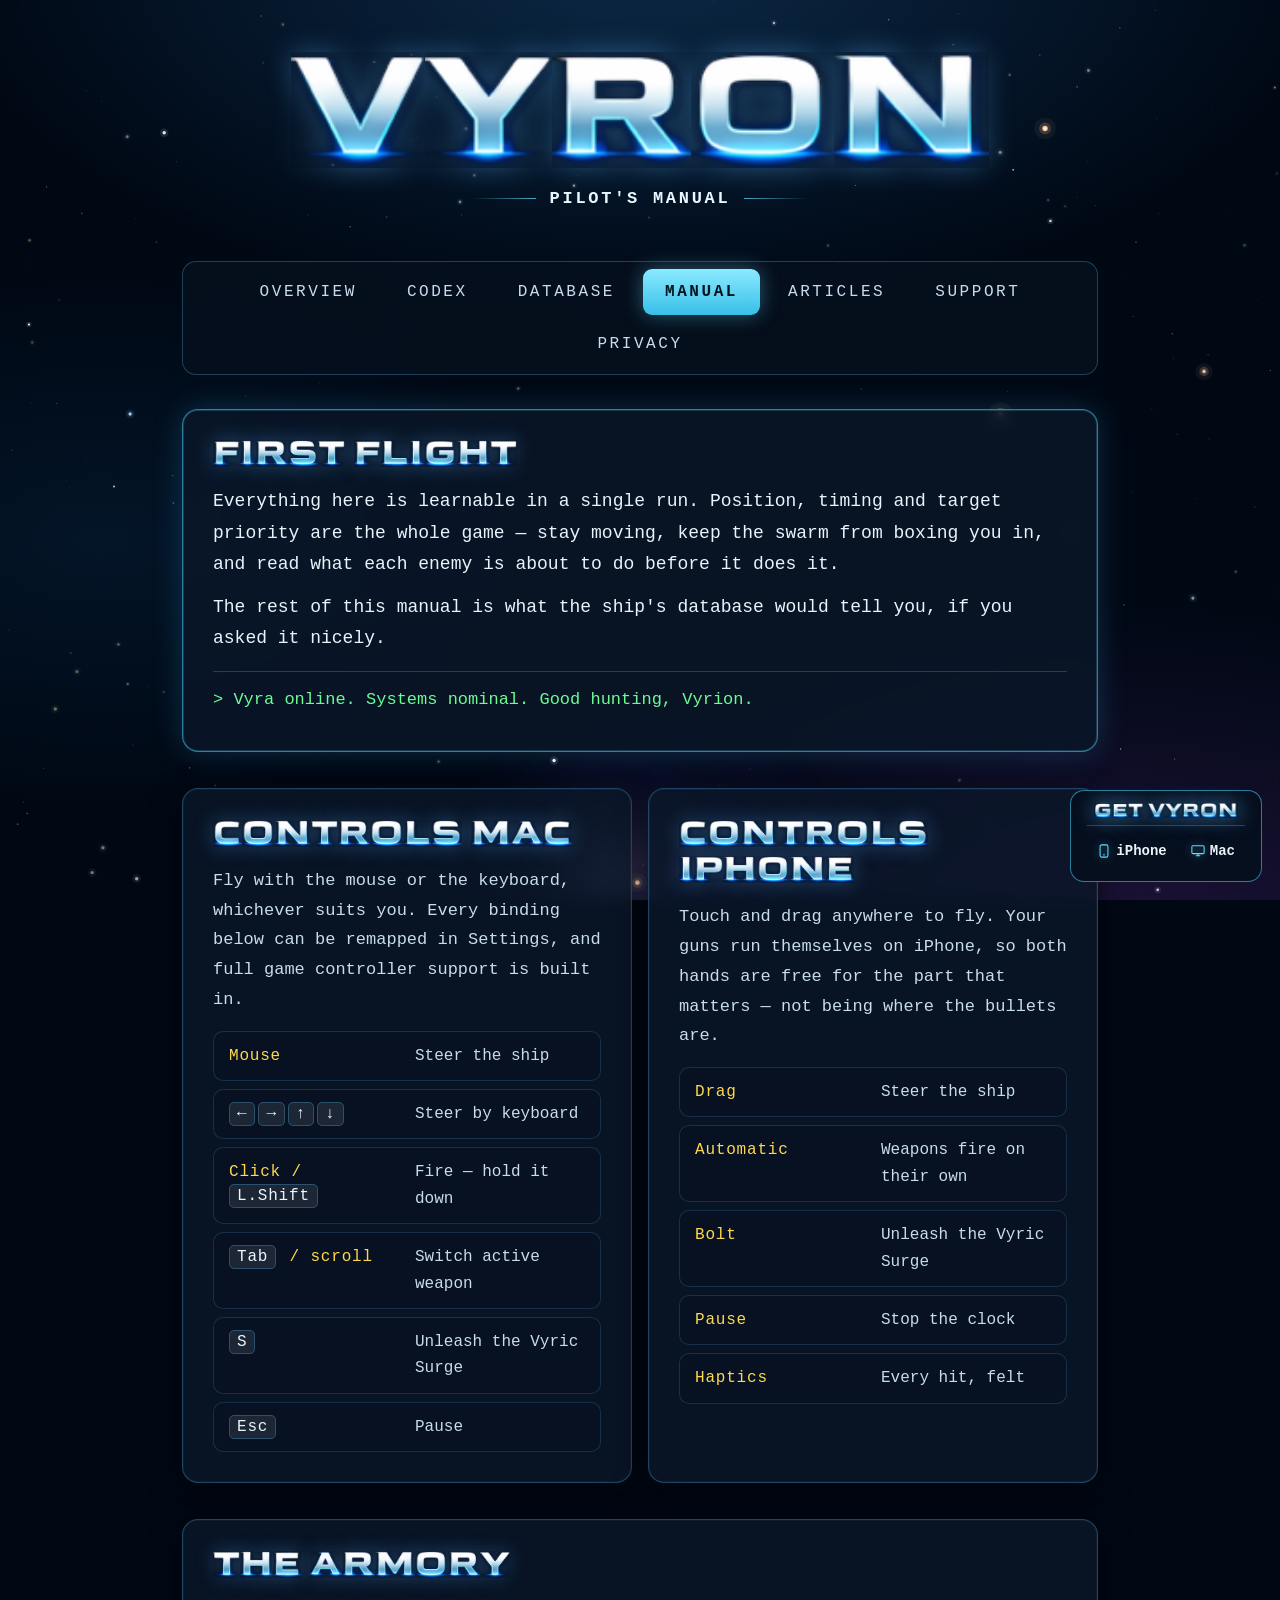
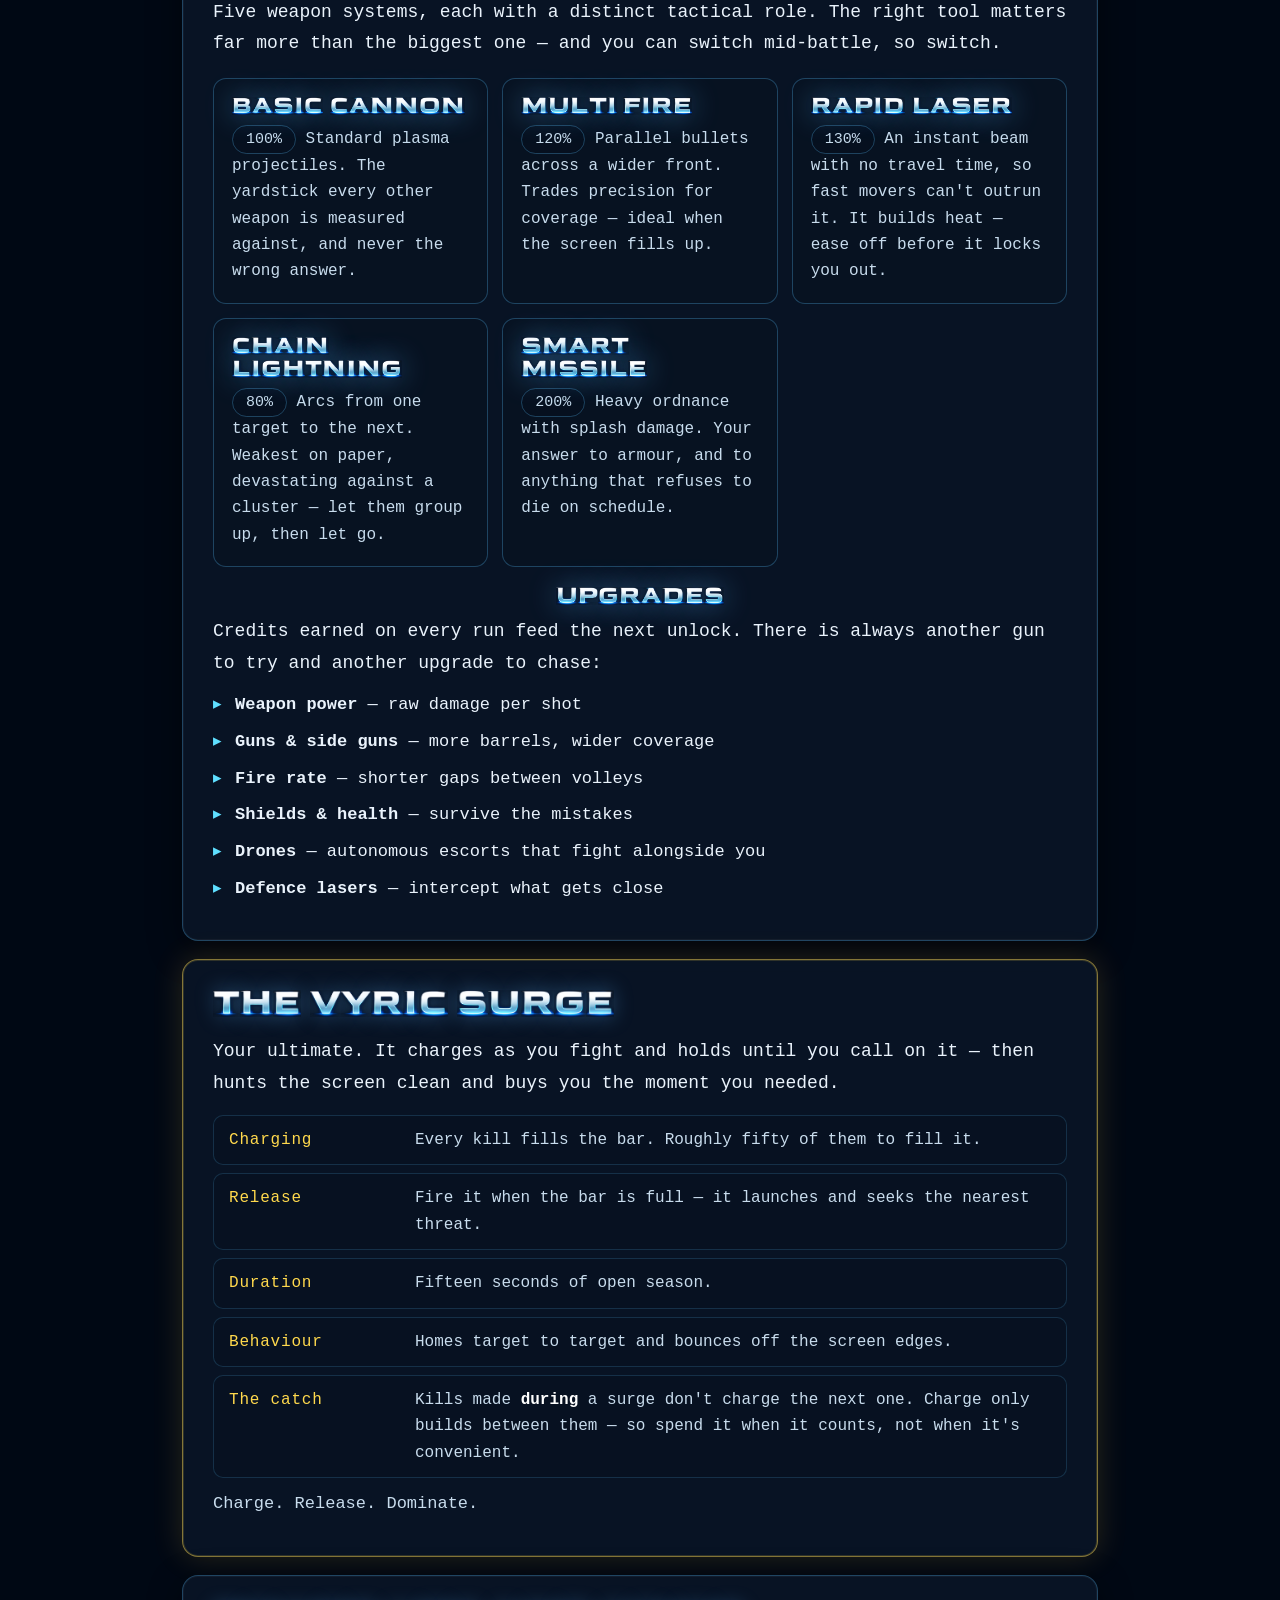
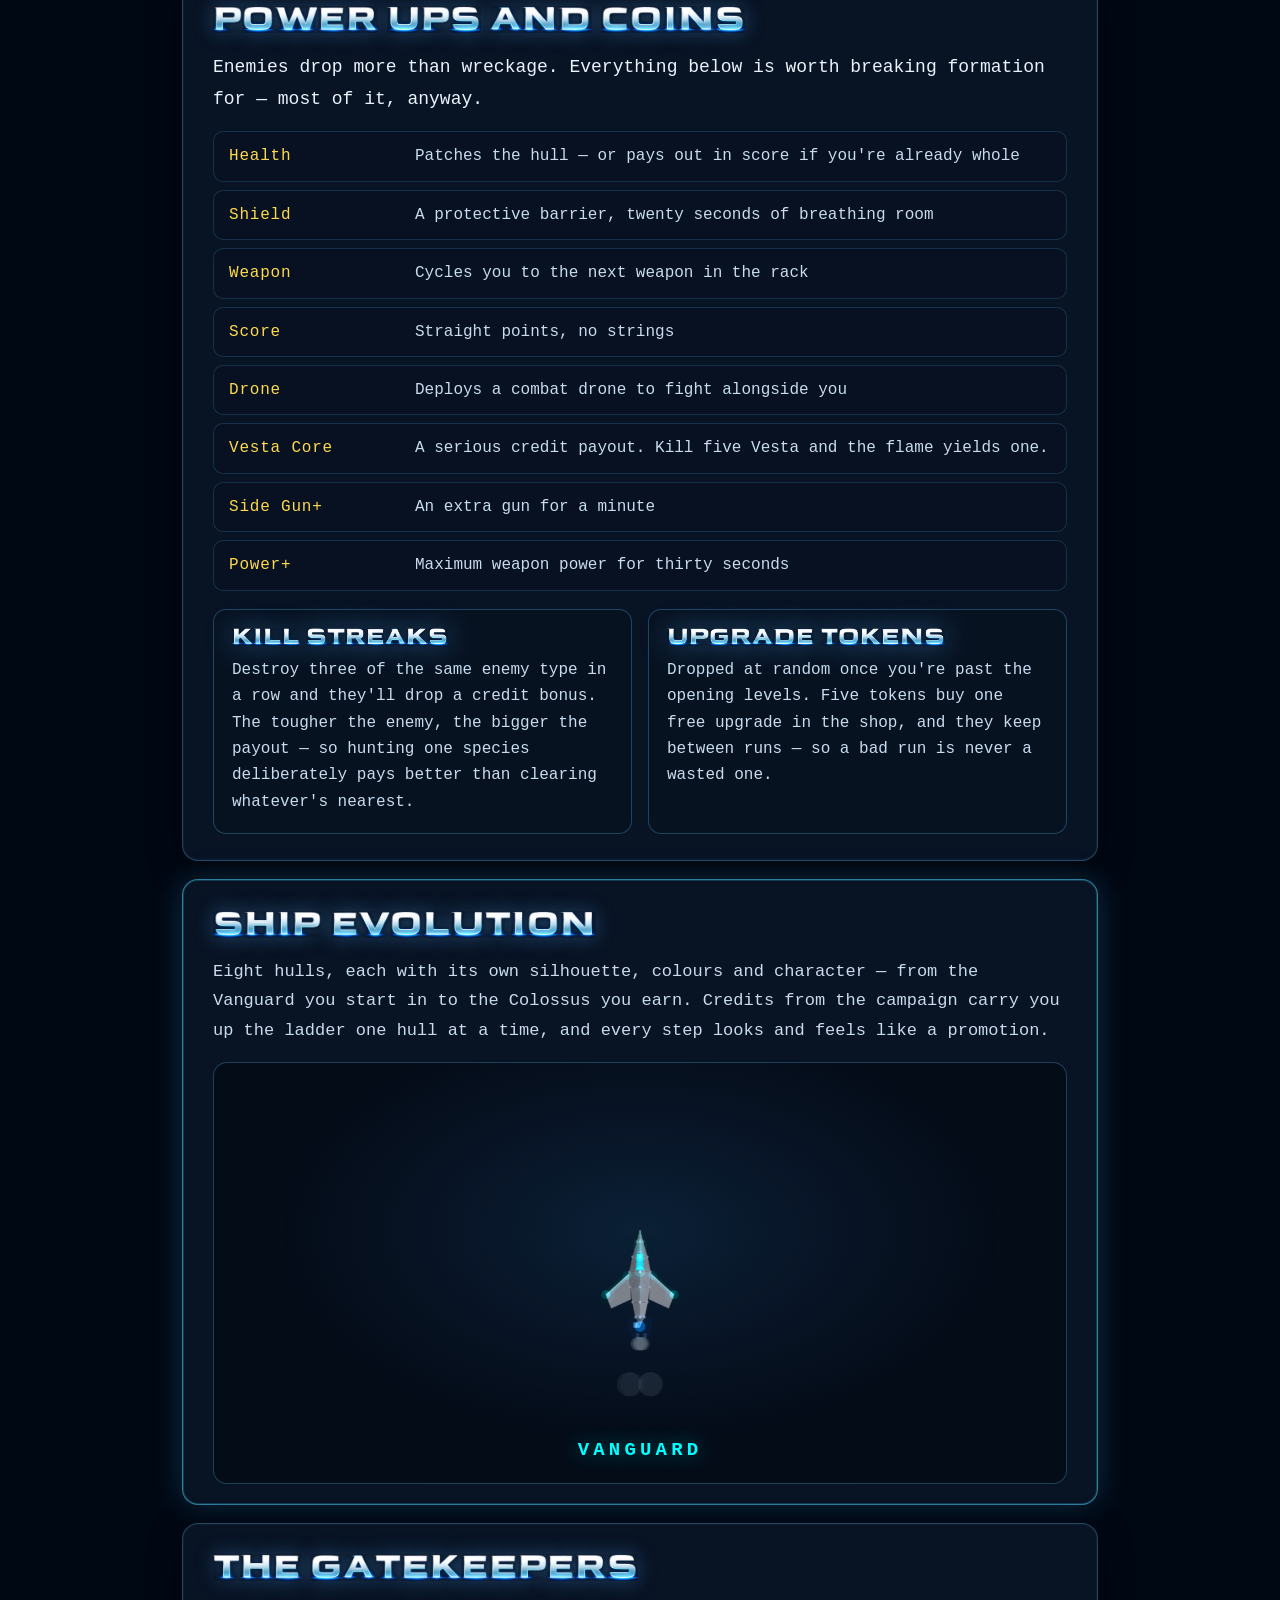
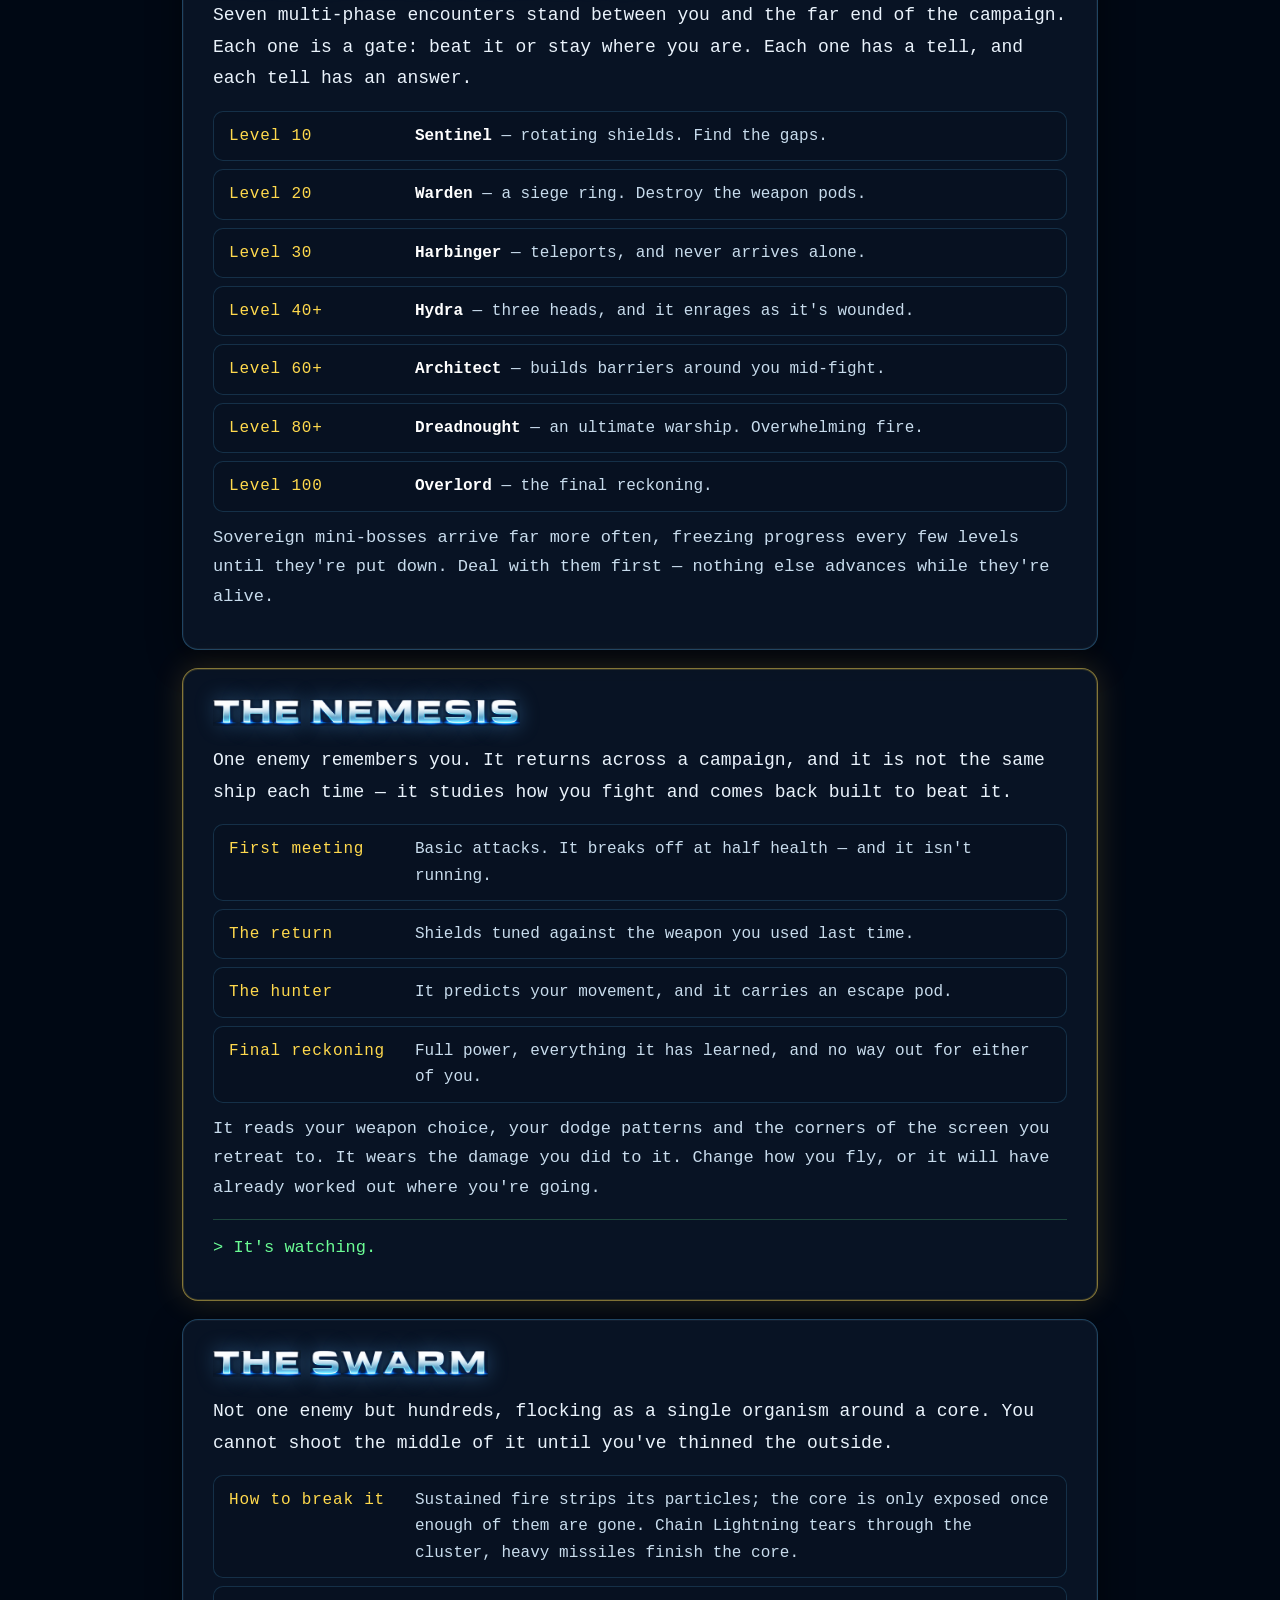
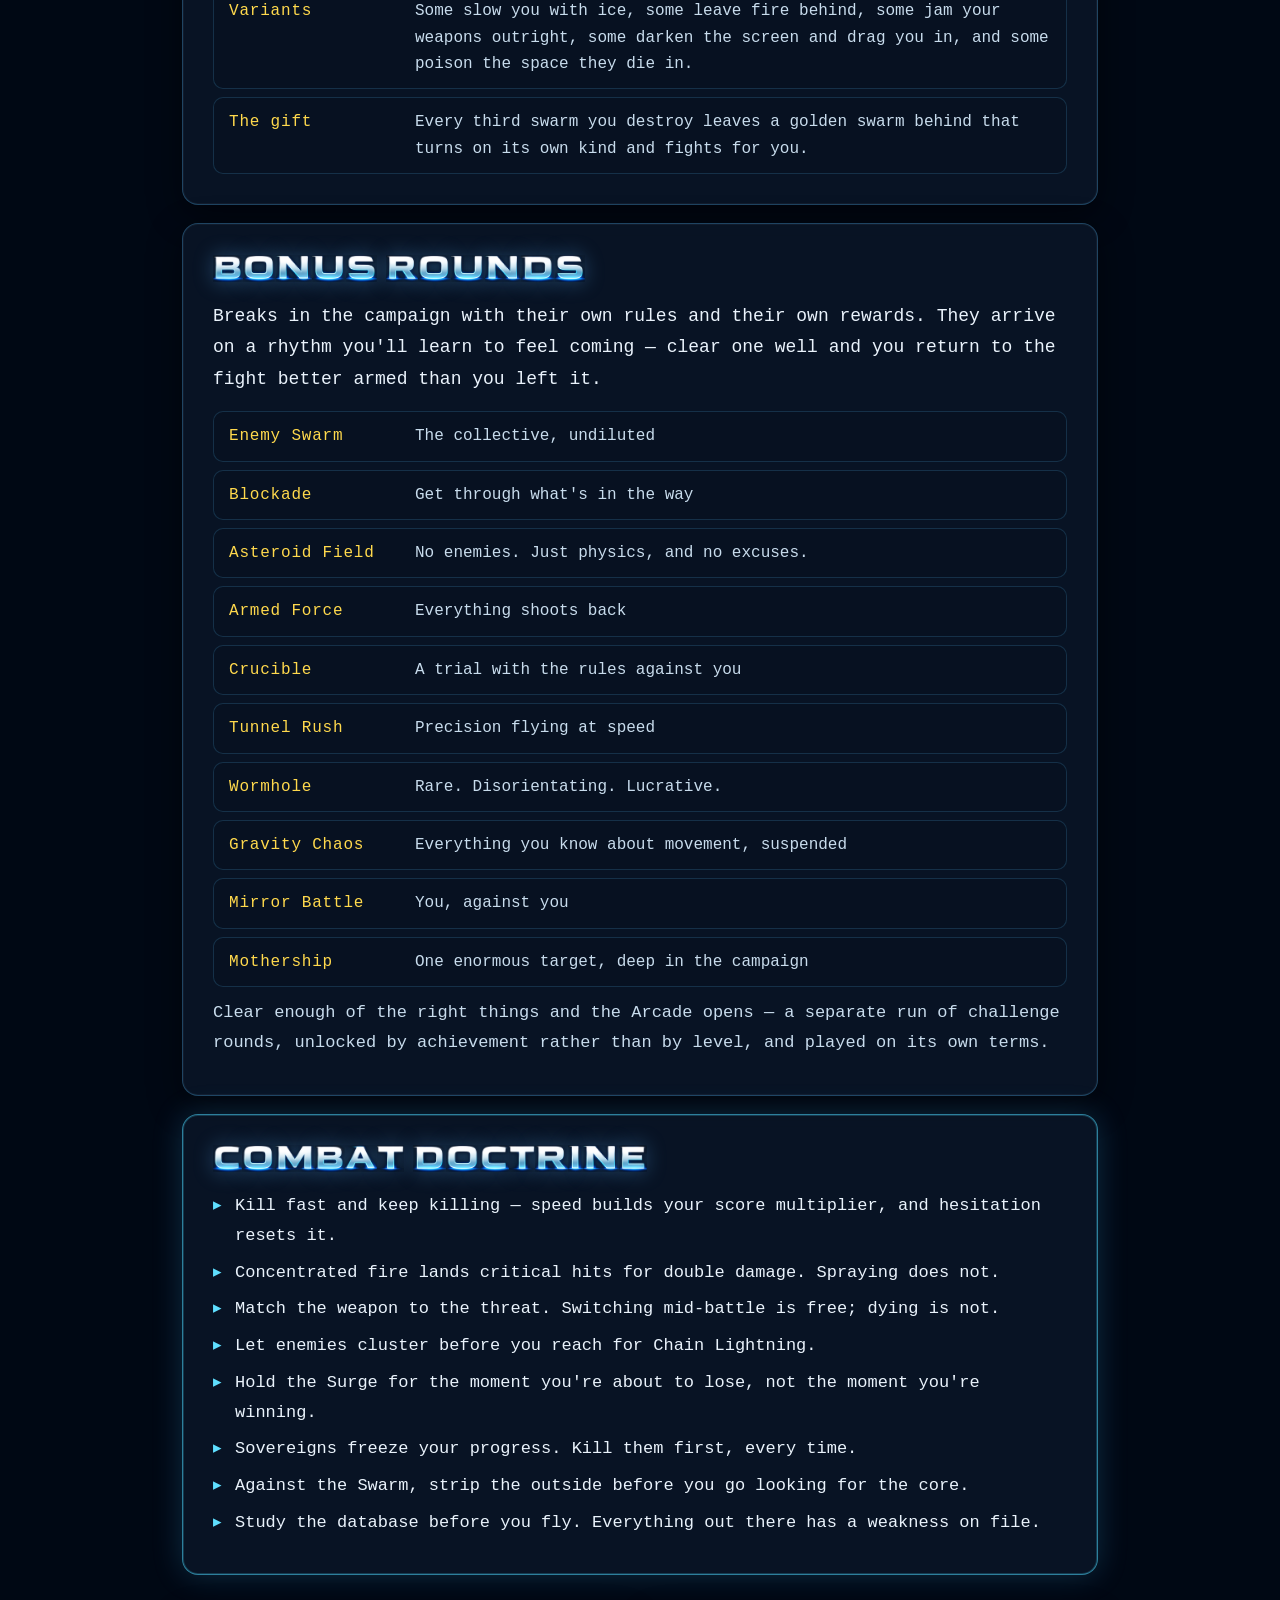
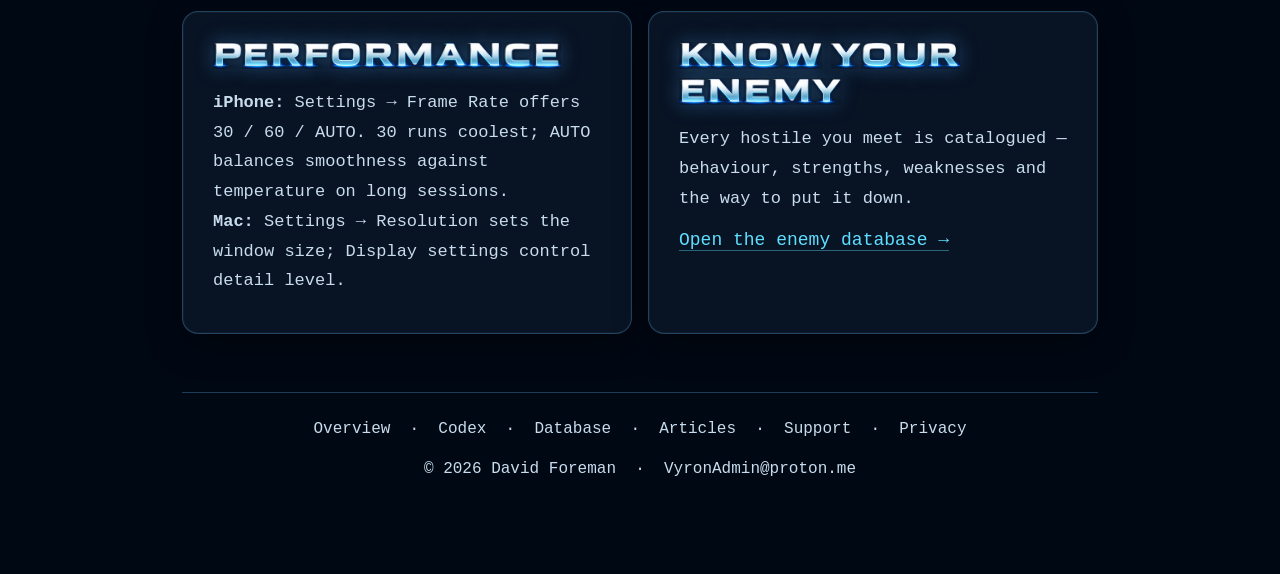
<file: manual.html>
<!doctype html>
<html lang="en-GB">
<head>
<meta charset="utf-8" />
<meta name="viewport" content="width=device-width, initial-scale=1" />
<title>VYRON — Pilot's Manual</title>
<meta name="description" content="The VYRON pilot's manual: controls, the armory, the Vyric Surge, power-ups, ship evolution, bosses, the Nemesis, the Swarm and bonus rounds." />
<meta property="og:site_name" content="VYRON" />
<meta property="og:type" content="website" />
<meta property="og:title" content="VYRON — Pilot's Manual" />
<meta property="og:description" content="Controls, the armory, the Vyric Surge, power-ups, ship evolution, bosses, the Nemesis, the Swarm and bonus rounds." />
<meta property="og:image" content="https://davidforeman101.github.io/vyron/shots/shot-01.jpg" />
<meta property="og:url" content="https://davidforeman101.github.io/vyron/manual.html" />
<meta name="twitter:card" content="summary_large_image" />
<meta name="twitter:title" content="VYRON — Pilot's Manual" />
<meta name="twitter:description" content="Controls, the armory, the Vyric Surge, power-ups, ship evolution, bosses, the Nemesis, the Swarm and bonus rounds." />
<meta name="twitter:image" content="https://davidforeman101.github.io/vyron/shots/shot-01.jpg" />
<script>document.documentElement.classList.add('js')</script>
<link rel="icon" type="image/png" href="favicon.png" />
<link rel="stylesheet" href="style.css" />
</head>
<body>
<canvas id="stars" aria-hidden="true"></canvas>
<canvas id="patrol" aria-hidden="true"></canvas>

<div class="wrap" data-page="manual">

  <header class="brand">
    <h1 class="chrome" data-chrome="vyron">VYRON</h1>
    <p class="tagline">Pilot's Manual</p>
  </header>

  <section class="panel focus">
    <h2 class="chrome" data-chrome="first flight">First Flight</h2>
    <p>Everything here is learnable in a single run. Position, timing and target priority are the
      whole game — stay moving, keep the swarm from boxing you in, and read what each enemy is
      about to do before it does it.</p>
    <p>The rest of this manual is what the ship's database would tell you, if you asked it nicely.</p>
    <p class="terminal">&gt; Vyra online. Systems nominal. Good hunting, Vyrion.</p>
  </section>

  <!-- ============ CONTROLS ============ -->

  <div class="grid">
    <section class="panel">
      <h2 class="chrome" data-chrome="controls mac">Controls — Mac</h2>
      <p class="sub">Fly with the mouse or the keyboard, whichever suits you. Every binding below
        can be remapped in Settings, and full game controller support is built in.</p>
      <dl class="spec">
        <div><dt>Mouse</dt><dd>Steer the ship</dd></div>
        <div><dt><kbd>←</kbd><kbd>→</kbd><kbd>↑</kbd><kbd>↓</kbd></dt><dd>Steer by keyboard</dd></div>
        <div><dt>Click / <kbd>L.Shift</kbd></dt><dd>Fire — hold it down</dd></div>
        <div><dt><kbd>Tab</kbd> / scroll</dt><dd>Switch active weapon</dd></div>
        <div><dt><kbd>S</kbd></dt><dd>Unleash the Vyric Surge</dd></div>
        <div><dt><kbd>Esc</kbd></dt><dd>Pause</dd></div>
      </dl>
    </section>

    <section class="panel">
      <h2 class="chrome" data-chrome="controls iphone">Controls — iPhone</h2>
      <p class="sub">Touch and drag anywhere to fly. Your guns run themselves on iPhone, so both
        hands are free for the part that matters — not being where the bullets are.</p>
      <dl class="spec">
        <div><dt>Drag</dt><dd>Steer the ship</dd></div>
        <div><dt>Automatic</dt><dd>Weapons fire on their own</dd></div>
        <div><dt>Bolt</dt><dd>Unleash the Vyric Surge</dd></div>
        <div><dt>Pause</dt><dd>Stop the clock</dd></div>
        <div><dt>Haptics</dt><dd>Every hit, felt</dd></div>
      </dl>
    </section>
  </div>

  <!-- ============ ARMORY ============ -->

  <section class="panel">
    <h2 class="chrome" data-chrome="the armory">The Armory</h2>
    <p>Five weapon systems, each with a distinct tactical role. The right tool matters far more
      than the biggest one — and you can switch mid-battle, so switch.</p>

    <div class="feat-grid">
      <div class="feat">
        <h3 class="chrome" data-chrome="basic cannon">Basic Cannon</h3>
        <p><span class="badge">100%</span> Standard plasma projectiles. The yardstick every other
          weapon is measured against, and never the wrong answer.</p>
      </div>
      <div class="feat">
        <h3 class="chrome" data-chrome="multi fire">Multi-Fire</h3>
        <p><span class="badge">120%</span> Parallel bullets across a wider front. Trades precision
          for coverage — ideal when the screen fills up.</p>
      </div>
      <div class="feat">
        <h3 class="chrome" data-chrome="rapid laser">Rapid Laser</h3>
        <p><span class="badge">130%</span> An instant beam with no travel time, so fast movers
          can't outrun it. It builds heat — ease off before it locks you out.</p>
      </div>
      <div class="feat">
        <h3 class="chrome" data-chrome="chain lightning">Chain Lightning</h3>
        <p><span class="badge">80%</span> Arcs from one target to the next. Weakest on paper,
          devastating against a cluster — let them group up, then let go.</p>
      </div>
      <div class="feat">
        <h3 class="chrome" data-chrome="smart missile">Smart Missile</h3>
        <p><span class="badge">200%</span> Heavy ordnance with splash damage. Your answer to
          armour, and to anything that refuses to die on schedule.</p>
      </div>
    </div>

    <h3 class="chrome" data-chrome="upgrades">Upgrades</h3>
    <p>Credits earned on every run feed the next unlock. There is always another gun to try and
      another upgrade to chase:</p>
    <ul>
      <li><strong>Weapon power</strong> — raw damage per shot</li>
      <li><strong>Guns &amp; side guns</strong> — more barrels, wider coverage</li>
      <li><strong>Fire rate</strong> — shorter gaps between volleys</li>
      <li><strong>Shields &amp; health</strong> — survive the mistakes</li>
      <li><strong>Drones</strong> — autonomous escorts that fight alongside you</li>
      <li><strong>Defence lasers</strong> — intercept what gets close</li>
    </ul>
  </section>

  <!-- ============ VYRIC SURGE ============ -->

  <section class="panel amber">
    <h2 class="chrome" data-chrome="the vyric surge">The Vyric Surge</h2>
    <p>Your ultimate. It charges as you fight and holds until you call on it — then hunts the
      screen clean and buys you the moment you needed.</p>
    <dl class="spec">
      <div><dt>Charging</dt><dd>Every kill fills the bar. Roughly fifty of them to fill it.</dd></div>
      <div><dt>Release</dt><dd>Fire it when the bar is full — it launches and seeks the nearest threat.</dd></div>
      <div><dt>Duration</dt><dd>Fifteen seconds of open season.</dd></div>
      <div><dt>Behaviour</dt><dd>Homes target to target and bounces off the screen edges.</dd></div>
      <div><dt>The catch</dt><dd>Kills made <b>during</b> a surge don't charge the next one. Charge only builds between them — so spend it when it counts, not when it's convenient.</dd></div>
    </dl>
    <p class="sub">Charge. Release. Dominate.</p>
  </section>

  <!-- ============ POWER-UPS ============ -->

  <section class="panel">
    <h2 class="chrome" data-chrome="power ups and coins">Power-Ups &amp; Coins</h2>
    <p>Enemies drop more than wreckage. Everything below is worth breaking formation for —
      most of it, anyway.</p>
    <dl class="spec">
      <div><dt>Health</dt><dd>Patches the hull — or pays out in score if you're already whole</dd></div>
      <div><dt>Shield</dt><dd>A protective barrier, twenty seconds of breathing room</dd></div>
      <div><dt>Weapon</dt><dd>Cycles you to the next weapon in the rack</dd></div>
      <div><dt>Score</dt><dd>Straight points, no strings</dd></div>
      <div><dt>Drone</dt><dd>Deploys a combat drone to fight alongside you</dd></div>
      <div><dt>Vesta Core</dt><dd>A serious credit payout. Kill five Vesta and the flame yields one.</dd></div>
      <div><dt>Side Gun+</dt><dd>An extra gun for a minute</dd></div>
      <div><dt>Power+</dt><dd>Maximum weapon power for thirty seconds</dd></div>
    </dl>

    <div class="grid" style="margin-top:18px">
      <div class="feat">
        <h3 class="chrome" data-chrome="kill streaks">Kill Streaks</h3>
        <p>Destroy three of the same enemy type in a row and they'll drop a credit bonus. The
          tougher the enemy, the bigger the payout — so hunting one species deliberately pays
          better than clearing whatever's nearest.</p>
      </div>
      <div class="feat">
        <h3 class="chrome" data-chrome="upgrade tokens">Upgrade Tokens</h3>
        <p>Dropped at random once you're past the opening levels. Five tokens buy one free
          upgrade in the shop, and they keep between runs — so a bad run is never a wasted one.</p>
      </div>
    </div>
  </section>

  <!-- ============ SHIP EVOLUTION ============ -->

  <section class="panel focus stage-panel">
    <h2 class="chrome" data-chrome="ship evolution">Ship Evolution</h2>
    <p class="sub">Eight hulls, each with its own silhouette, colours and character — from the
      Vanguard you start in to the Colossus you earn. Credits from the campaign carry you up the
      ladder one hull at a time, and every step looks and feels like a promotion.</p>
    <div class="ship-stage-wrap">
      <canvas class="ship-stage" aria-hidden="true"></canvas>
      <p class="ship-name" aria-live="polite"></p>
    </div>
  </section>

  <!-- ============ BOSSES ============ -->

  <section class="panel">
    <h2 class="chrome" data-chrome="the gatekeepers">The Gatekeepers</h2>
    <p>Seven multi-phase encounters stand between you and the far end of the campaign. Each one
      is a gate: beat it or stay where you are. Each one has a tell, and each tell has an answer.</p>
    <dl class="spec">
      <div><dt>Level 10</dt><dd><b>Sentinel</b> — rotating shields. Find the gaps.</dd></div>
      <div><dt>Level 20</dt><dd><b>Warden</b> — a siege ring. Destroy the weapon pods.</dd></div>
      <div><dt>Level 30</dt><dd><b>Harbinger</b> — teleports, and never arrives alone.</dd></div>
      <div><dt>Level 40+</dt><dd><b>Hydra</b> — three heads, and it enrages as it's wounded.</dd></div>
      <div><dt>Level 60+</dt><dd><b>Architect</b> — builds barriers around you mid-fight.</dd></div>
      <div><dt>Level 80+</dt><dd><b>Dreadnought</b> — an ultimate warship. Overwhelming fire.</dd></div>
      <div><dt>Level 100</dt><dd><b>Overlord</b> — the final reckoning.</dd></div>
    </dl>
    <p class="sub">Sovereign mini-bosses arrive far more often, freezing progress every few levels
      until they're put down. Deal with them first — nothing else advances while they're alive.</p>
  </section>

  <!-- ============ NEMESIS ============ -->

  <section class="panel amber">
    <h2 class="chrome" data-chrome="the nemesis">The Nemesis</h2>
    <p>One enemy remembers you. It returns across a campaign, and it is not the same ship each
      time — it studies how you fight and comes back built to beat it.</p>
    <dl class="spec">
      <div><dt>First meeting</dt><dd>Basic attacks. It breaks off at half health — and it isn't running.</dd></div>
      <div><dt>The return</dt><dd>Shields tuned against the weapon you used last time.</dd></div>
      <div><dt>The hunter</dt><dd>It predicts your movement, and it carries an escape pod.</dd></div>
      <div><dt>Final reckoning</dt><dd>Full power, everything it has learned, and no way out for either of you.</dd></div>
    </dl>
    <p class="sub">It reads your weapon choice, your dodge patterns and the corners of the screen
      you retreat to. It wears the damage you did to it. Change how you fly, or it will have
      already worked out where you're going.</p>
    <p class="terminal">&gt; It's watching.</p>
  </section>

  <!-- ============ SWARM ============ -->

  <section class="panel">
    <h2 class="chrome" data-chrome="the swarm">The Swarm</h2>
    <p>Not one enemy but hundreds, flocking as a single organism around a core. You cannot shoot
      the middle of it until you've thinned the outside.</p>
    <dl class="spec">
      <div><dt>How to break it</dt><dd>Sustained fire strips its particles; the core is only exposed once enough of them are gone. Chain Lightning tears through the cluster, heavy missiles finish the core.</dd></div>
      <div><dt>Variants</dt><dd>Some slow you with ice, some leave fire behind, some jam your weapons outright, some darken the screen and drag you in, and some poison the space they die in.</dd></div>
      <div><dt>The gift</dt><dd>Every third swarm you destroy leaves a golden swarm behind that turns on its own kind and fights for you.</dd></div>
    </dl>
  </section>

  <!-- ============ BONUS ROUNDS ============ -->

  <section class="panel">
    <h2 class="chrome" data-chrome="bonus rounds">Bonus Rounds</h2>
    <p>Breaks in the campaign with their own rules and their own rewards. They arrive on a rhythm
      you'll learn to feel coming — clear one well and you return to the fight better armed than
      you left it.</p>
    <dl class="spec">
      <div><dt>Enemy Swarm</dt><dd>The collective, undiluted</dd></div>
      <div><dt>Blockade</dt><dd>Get through what's in the way</dd></div>
      <div><dt>Asteroid Field</dt><dd>No enemies. Just physics, and no excuses.</dd></div>
      <div><dt>Armed Force</dt><dd>Everything shoots back</dd></div>
      <div><dt>Crucible</dt><dd>A trial with the rules against you</dd></div>
      <div><dt>Tunnel Rush</dt><dd>Precision flying at speed</dd></div>
      <div><dt>Wormhole</dt><dd>Rare. Disorientating. Lucrative.</dd></div>
      <div><dt>Gravity Chaos</dt><dd>Everything you know about movement, suspended</dd></div>
      <div><dt>Mirror Battle</dt><dd>You, against you</dd></div>
      <div><dt>Mothership</dt><dd>One enormous target, deep in the campaign</dd></div>
    </dl>
    <p class="sub">Clear enough of the right things and the Arcade opens — a separate run of
      challenge rounds, unlocked by achievement rather than by level, and played on its own terms.</p>
  </section>

  <!-- ============ TIPS ============ -->

  <section class="panel focus">
    <h2 class="chrome" data-chrome="combat doctrine">Combat Doctrine</h2>
    <ul>
      <li>Kill fast and keep killing — speed builds your score multiplier, and hesitation resets it.</li>
      <li>Concentrated fire lands critical hits for double damage. Spraying does not.</li>
      <li>Match the weapon to the threat. Switching mid-battle is free; dying is not.</li>
      <li>Let enemies cluster before you reach for Chain Lightning.</li>
      <li>Hold the Surge for the moment you're about to lose, not the moment you're winning.</li>
      <li>Sovereigns freeze your progress. Kill them first, every time.</li>
      <li>Against the Swarm, strip the outside before you go looking for the core.</li>
      <li>Study the database before you fly. Everything out there has a weakness on file.</li>
    </ul>
  </section>

  <!-- ============ PERFORMANCE + LINK ============ -->

  <div class="grid">
    <section class="panel">
      <h2 class="chrome" data-chrome="performance">Performance</h2>
      <p class="sub"><strong>iPhone:</strong> Settings → Frame Rate offers 30 / 60 / AUTO. 30 runs
        coolest; AUTO balances smoothness against temperature on long sessions.<br>
        <strong>Mac:</strong> Settings → Resolution sets the window size; Display settings control
        detail level.</p>
    </section>
    <section class="panel">
      <h2 class="chrome" data-chrome="know your enemy">Know Your Enemy</h2>
      <p class="sub">Every hostile you meet is catalogued — behaviour, strengths, weaknesses and
        the way to put it down.</p>
      <p><a href="database.html">Open the enemy database →</a></p>
    </section>
  </div>

</div>

<script src="chrome.js"></script>
<script src="starfield.js"></script>
<script src="data-ships.js"></script>
<script src="ships.js"></script>
<script src="site.js"></script>
</body>
</html>
</file>
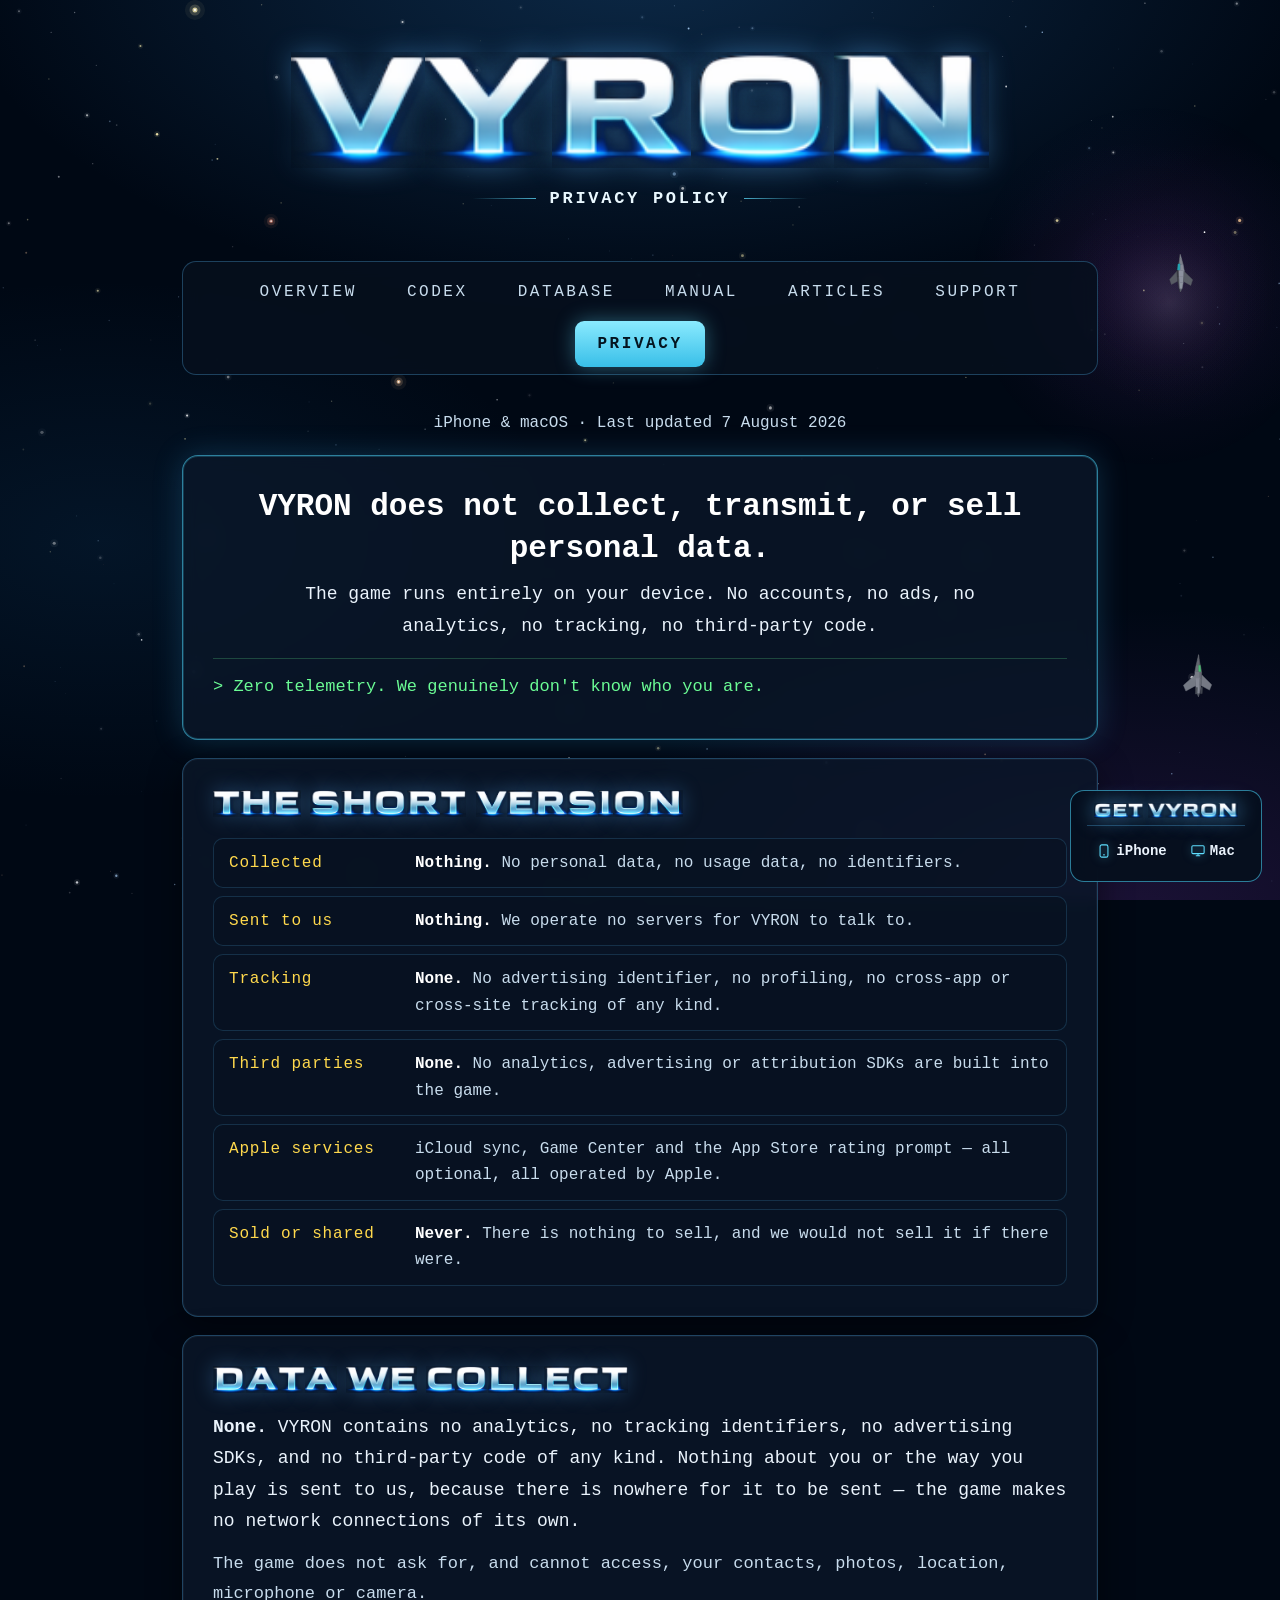
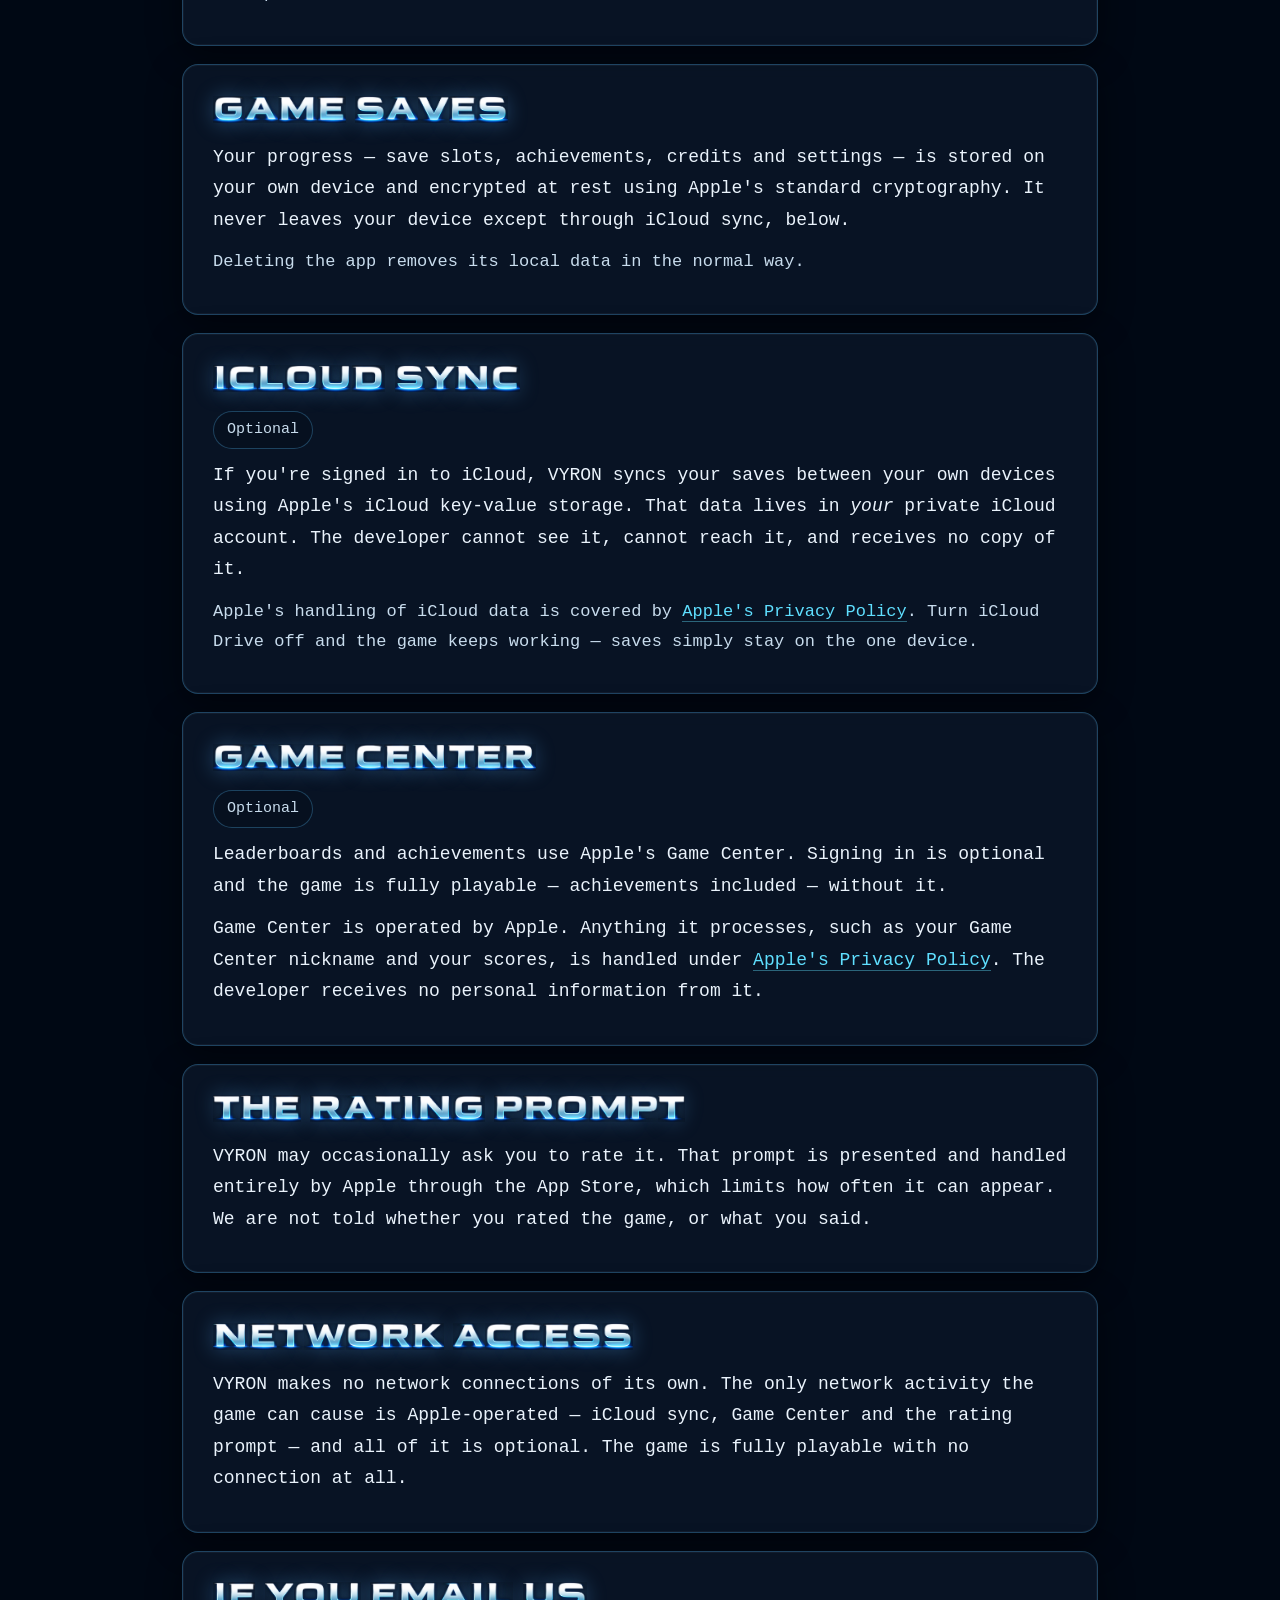
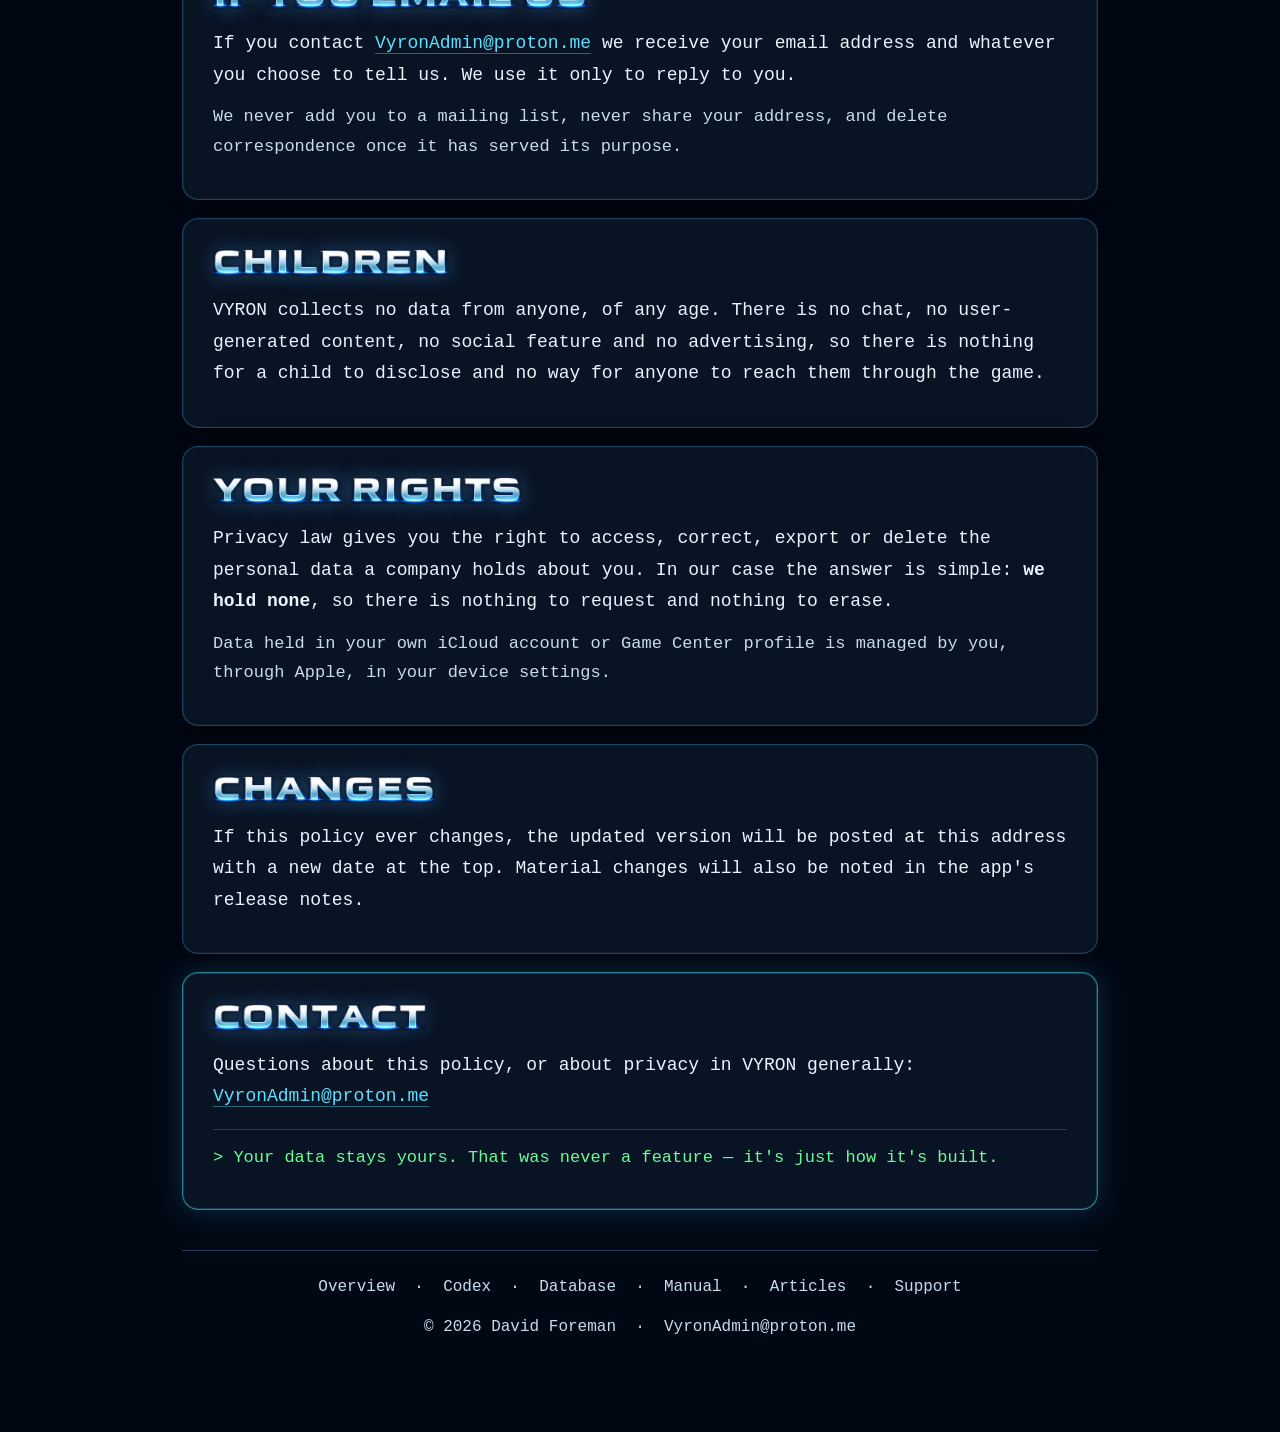
<file: privacy.html>
<!doctype html>
<html lang="en-GB">
<head>
<meta charset="utf-8" />
<meta name="viewport" content="width=device-width, initial-scale=1" />
<title>VYRON — Privacy Policy</title>
<meta name="description" content="VYRON's privacy policy: no data collection, no analytics, no tracking, no ads, no accounts. The game runs entirely on your device." />
<meta property="og:site_name" content="VYRON" />
<meta property="og:type" content="website" />
<meta property="og:title" content="VYRON — Privacy Policy" />
<meta property="og:description" content="No data collection, no analytics, no tracking, no ads, no accounts. The game runs entirely on your device." />
<meta property="og:image" content="https://davidforeman101.github.io/vyron/shots/shot-01.jpg" />
<meta property="og:url" content="https://davidforeman101.github.io/vyron/privacy.html" />
<meta name="twitter:card" content="summary_large_image" />
<meta name="twitter:title" content="VYRON — Privacy Policy" />
<meta name="twitter:description" content="No data collection, no analytics, no tracking, no ads, no accounts. The game runs entirely on your device." />
<meta name="twitter:image" content="https://davidforeman101.github.io/vyron/shots/shot-01.jpg" />
<script>document.documentElement.classList.add('js')</script>
<link rel="icon" type="image/png" href="favicon.png" />
<link rel="stylesheet" href="style.css" />
</head>
<body>
<canvas id="stars" aria-hidden="true"></canvas>
<canvas id="patrol" aria-hidden="true"></canvas>

<div class="wrap" data-page="privacy">

  <header class="brand">
    <h1 class="chrome" data-chrome="vyron">VYRON</h1>
    <p class="tagline">Privacy Policy</p>
  </header>
  <div class="updated">iPhone &amp; macOS · Last updated 7 August 2026</div>

  <section class="panel focus">
    <p class="hero"><strong>VYRON does not collect, transmit, or sell personal data.</strong></p>
    <p class="hero-sub">The game runs entirely on your device. No accounts, no ads, no analytics,
      no tracking, no third-party code.</p>
    <p class="terminal">&gt; Zero telemetry. We genuinely don't know who you are.</p>
  </section>

  <!-- ============ SUMMARY ============ -->

  <section class="panel">
    <h2 class="chrome" data-chrome="the short version">The short version</h2>
    <dl class="spec">
      <div><dt>Collected</dt><dd><b>Nothing.</b> No personal data, no usage data, no identifiers.</dd></div>
      <div><dt>Sent to us</dt><dd><b>Nothing.</b> We operate no servers for VYRON to talk to.</dd></div>
      <div><dt>Tracking</dt><dd><b>None.</b> No advertising identifier, no profiling, no cross-app or cross-site tracking of any kind.</dd></div>
      <div><dt>Third parties</dt><dd><b>None.</b> No analytics, advertising or attribution SDKs are built into the game.</dd></div>
      <div><dt>Apple services</dt><dd>iCloud sync, Game Center and the App Store rating prompt — all optional, all operated by Apple.</dd></div>
      <div><dt>Sold or shared</dt><dd><b>Never.</b> There is nothing to sell, and we would not sell it if there were.</dd></div>
    </dl>
  </section>

  <!-- ============ DETAIL ============ -->

  <section class="panel">
    <h2 class="chrome" data-chrome="data we collect">Data we collect</h2>
    <p><strong>None.</strong> VYRON contains no analytics, no tracking identifiers, no advertising
      SDKs, and no third-party code of any kind. Nothing about you or the way you play is sent to
      us, because there is nowhere for it to be sent — the game makes no network connections of
      its own.</p>
    <p class="sub">The game does not ask for, and cannot access, your contacts, photos, location,
      microphone or camera.</p>
  </section>

  <section class="panel">
    <h2 class="chrome" data-chrome="game saves">Game saves</h2>
    <p>Your progress — save slots, achievements, credits and settings — is stored on your own
      device and encrypted at rest using Apple's standard cryptography. It never leaves your
      device except through iCloud sync, below.</p>
    <p class="sub">Deleting the app removes its local data in the normal way.</p>
  </section>

  <section class="panel">
    <h2 class="chrome" data-chrome="icloud sync">iCloud sync</h2>
    <div class="badges"><span class="badge">Optional</span></div>
    <p>If you're signed in to iCloud, VYRON syncs your saves between your own devices using
      Apple's iCloud key-value storage. That data lives in <em>your</em> private iCloud account.
      The developer cannot see it, cannot reach it, and receives no copy of it.</p>
    <p class="sub">Apple's handling of iCloud data is covered by
      <a href="https://www.apple.com/legal/privacy/">Apple's Privacy Policy</a>. Turn iCloud Drive
      off and the game keeps working — saves simply stay on the one device.</p>
  </section>

  <section class="panel">
    <h2 class="chrome" data-chrome="game center">Game Center</h2>
    <div class="badges"><span class="badge">Optional</span></div>
    <p>Leaderboards and achievements use Apple's Game Center. Signing in is optional and the game
      is fully playable — achievements included — without it.</p>
    <p>Game Center is operated by Apple. Anything it processes, such as your Game Center nickname
      and your scores, is handled under
      <a href="https://www.apple.com/legal/privacy/">Apple's Privacy Policy</a>. The developer
      receives no personal information from it.</p>
  </section>

  <section class="panel">
    <h2 class="chrome" data-chrome="the rating prompt">The rating prompt</h2>
    <p>VYRON may occasionally ask you to rate it. That prompt is presented and handled entirely by
      Apple through the App Store, which limits how often it can appear. We are not told whether
      you rated the game, or what you said.</p>
  </section>

  <section class="panel">
    <h2 class="chrome" data-chrome="network access">Network access</h2>
    <p>VYRON makes no network connections of its own. The only network activity the game can cause
      is Apple-operated — iCloud sync, Game Center and the rating prompt — and all of it is
      optional. The game is fully playable with no connection at all.</p>
  </section>

  <section class="panel">
    <h2 class="chrome" data-chrome="if you email us">If you email us</h2>
    <p>If you contact <a href="mailto:VyronAdmin@proton.me">VyronAdmin@proton.me</a> we receive
      your email address and whatever you choose to tell us. We use it only to reply to you.</p>
    <p class="sub">We never add you to a mailing list, never share your address, and delete
      correspondence once it has served its purpose.</p>
  </section>

  <section class="panel">
    <h2 class="chrome" data-chrome="children">Children</h2>
    <p>VYRON collects no data from anyone, of any age. There is no chat, no user-generated
      content, no social feature and no advertising, so there is nothing for a child to disclose
      and no way for anyone to reach them through the game.</p>
  </section>

  <section class="panel">
    <h2 class="chrome" data-chrome="your rights">Your rights</h2>
    <p>Privacy law gives you the right to access, correct, export or delete the personal data a
      company holds about you. In our case the answer is simple: <strong>we hold none</strong>,
      so there is nothing to request and nothing to erase.</p>
    <p class="sub">Data held in your own iCloud account or Game Center profile is managed by you,
      through Apple, in your device settings.</p>
  </section>

  <section class="panel">
    <h2 class="chrome" data-chrome="changes">Changes</h2>
    <p>If this policy ever changes, the updated version will be posted at this address with a new
      date at the top. Material changes will also be noted in the app's release notes.</p>
  </section>

  <section class="panel focus">
    <h2 class="chrome" data-chrome="contact">Contact</h2>
    <p>Questions about this policy, or about privacy in VYRON generally:
      <a href="mailto:VyronAdmin@proton.me">VyronAdmin@proton.me</a></p>
    <p class="terminal">&gt; Your data stays yours. That was never a feature — it's just how it's built.</p>
  </section>

</div>

<script src="chrome.js"></script>
<script src="starfield.js"></script>
<script src="data-ships.js"></script>
<script src="ships.js"></script>
<script src="site.js"></script>
</body>
</html>
</file>
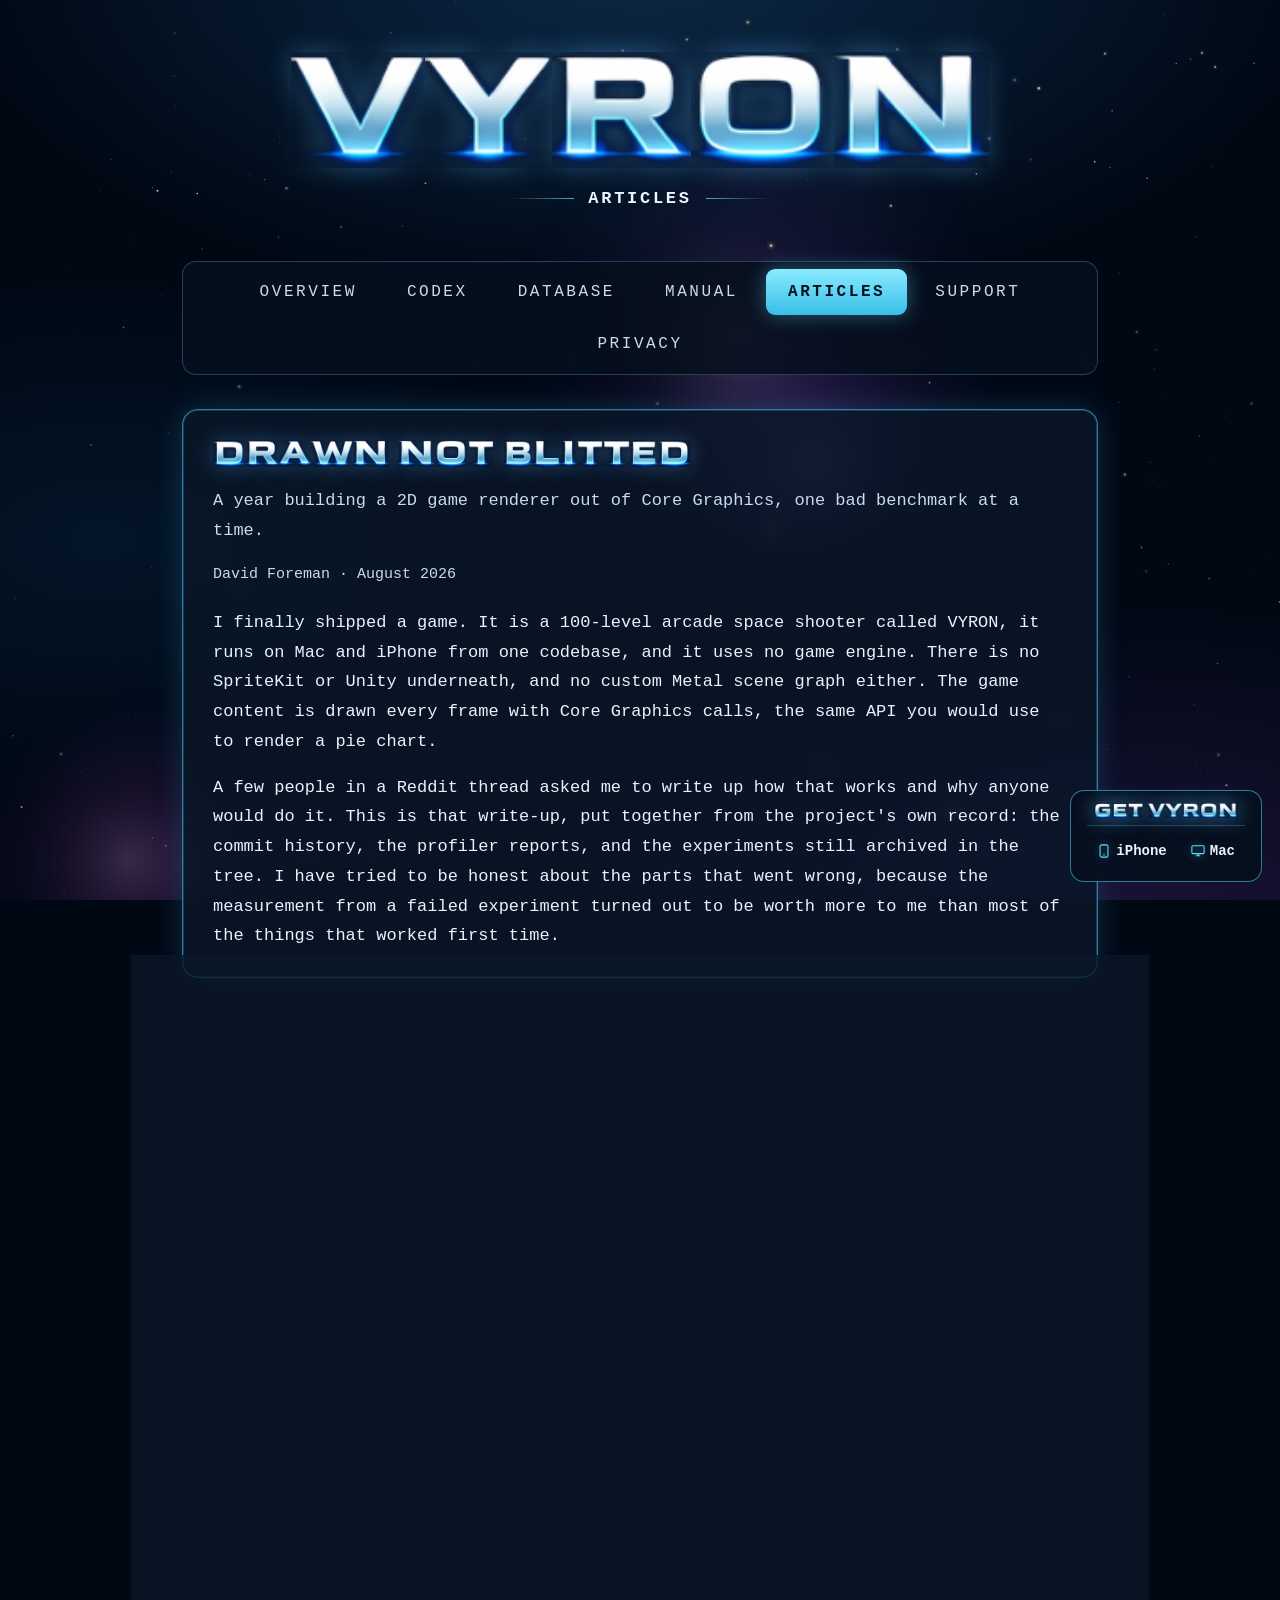
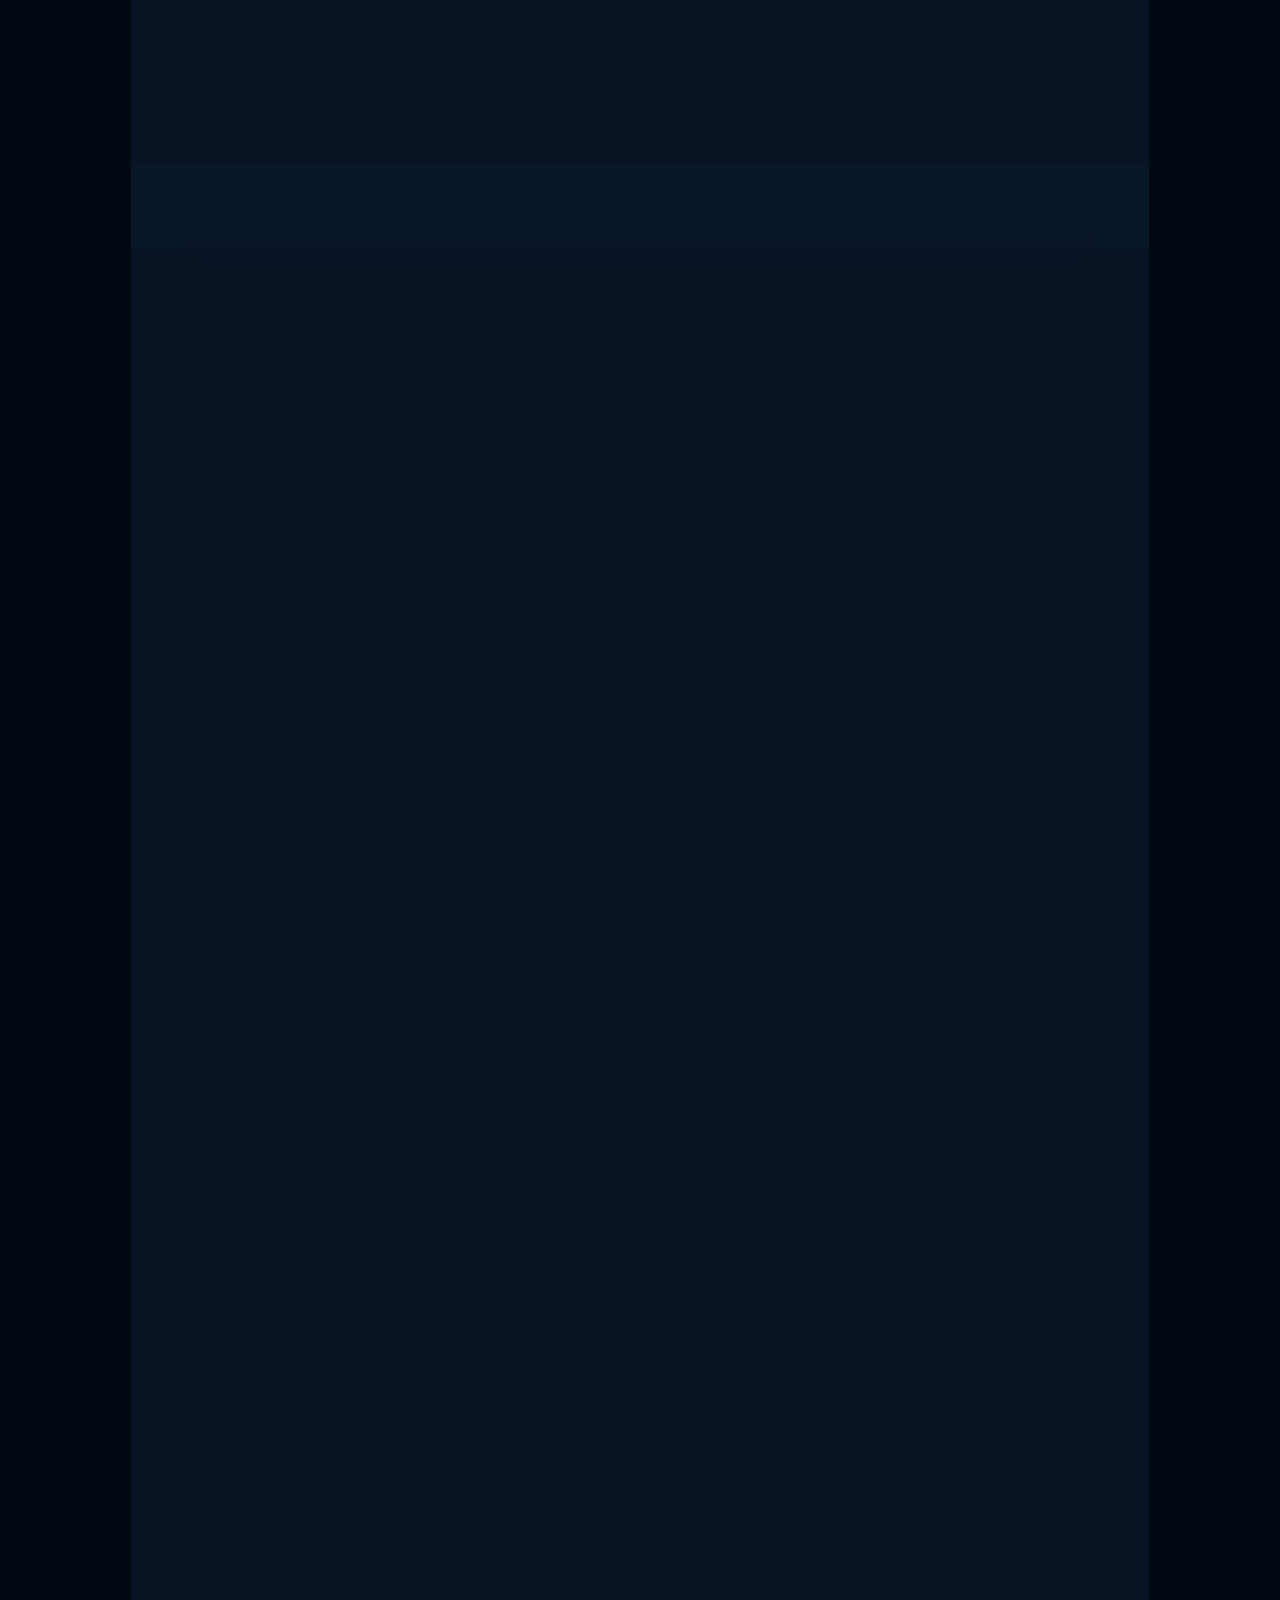
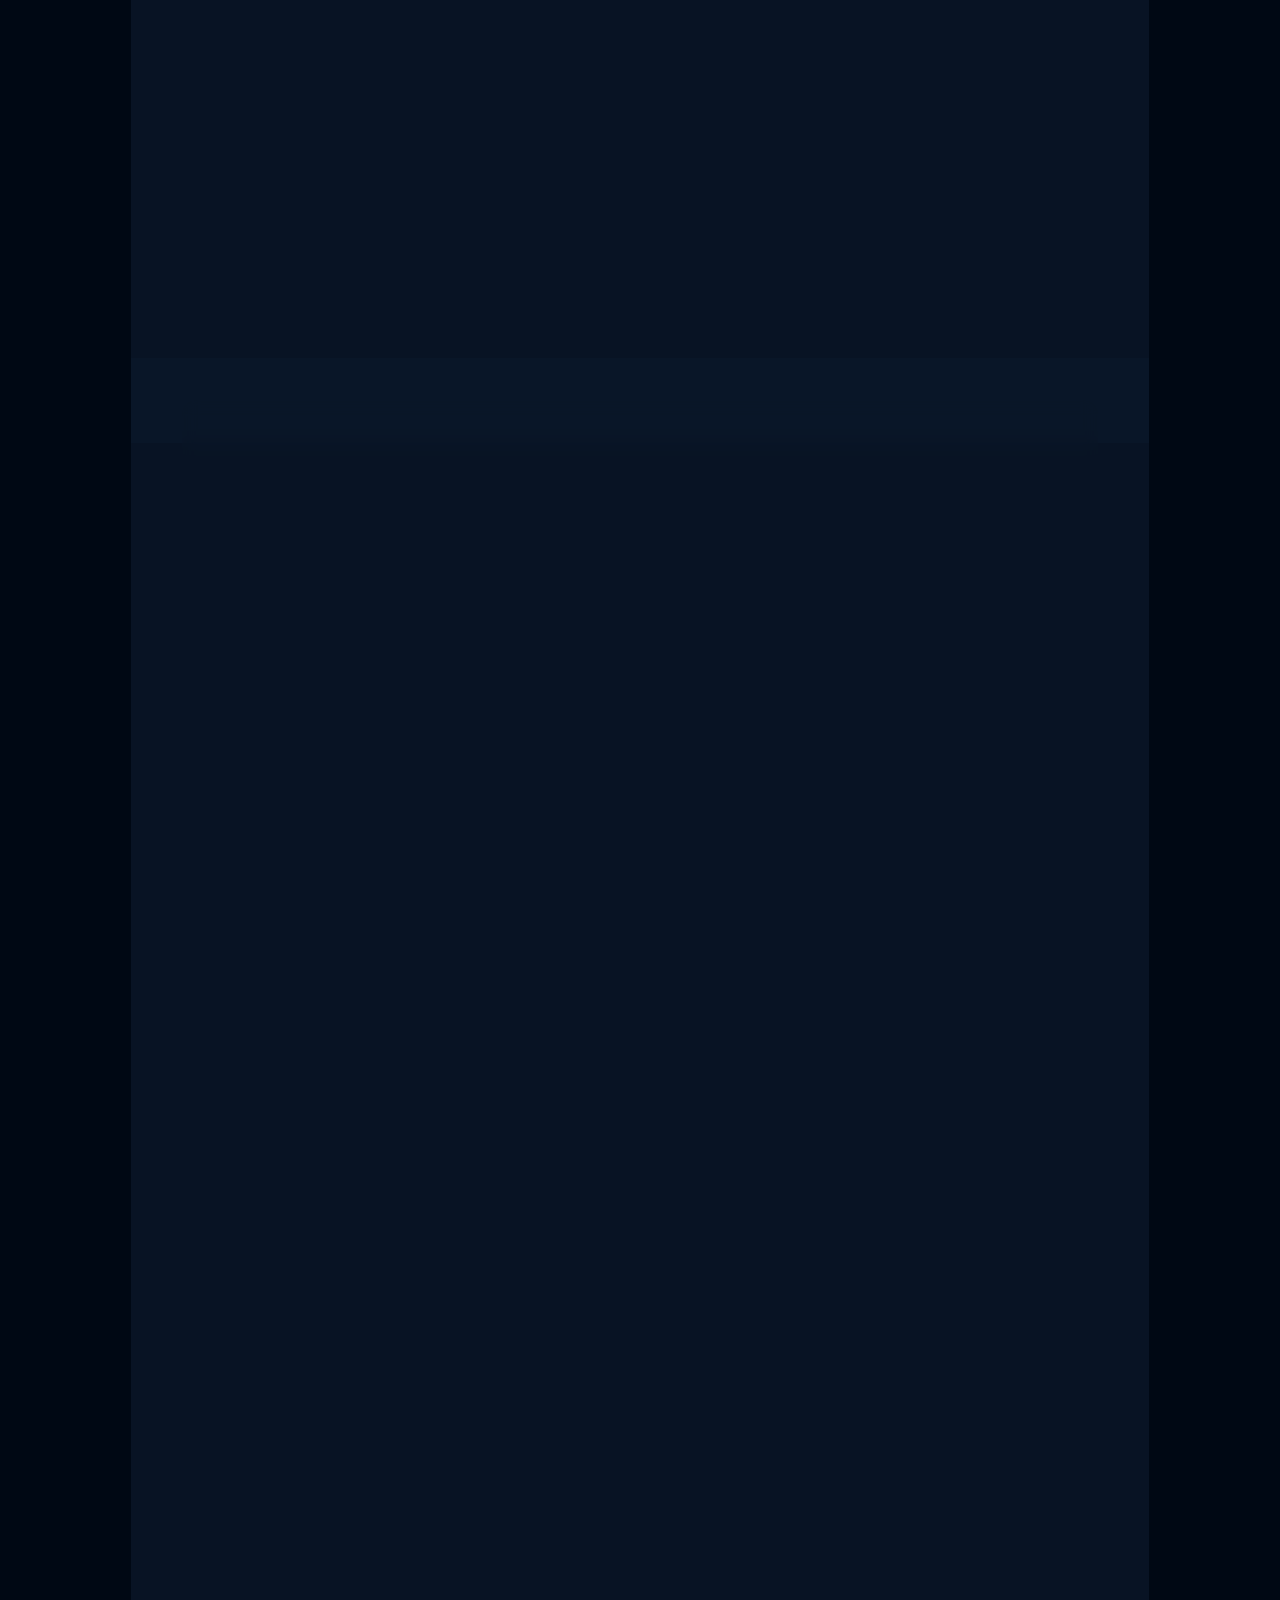
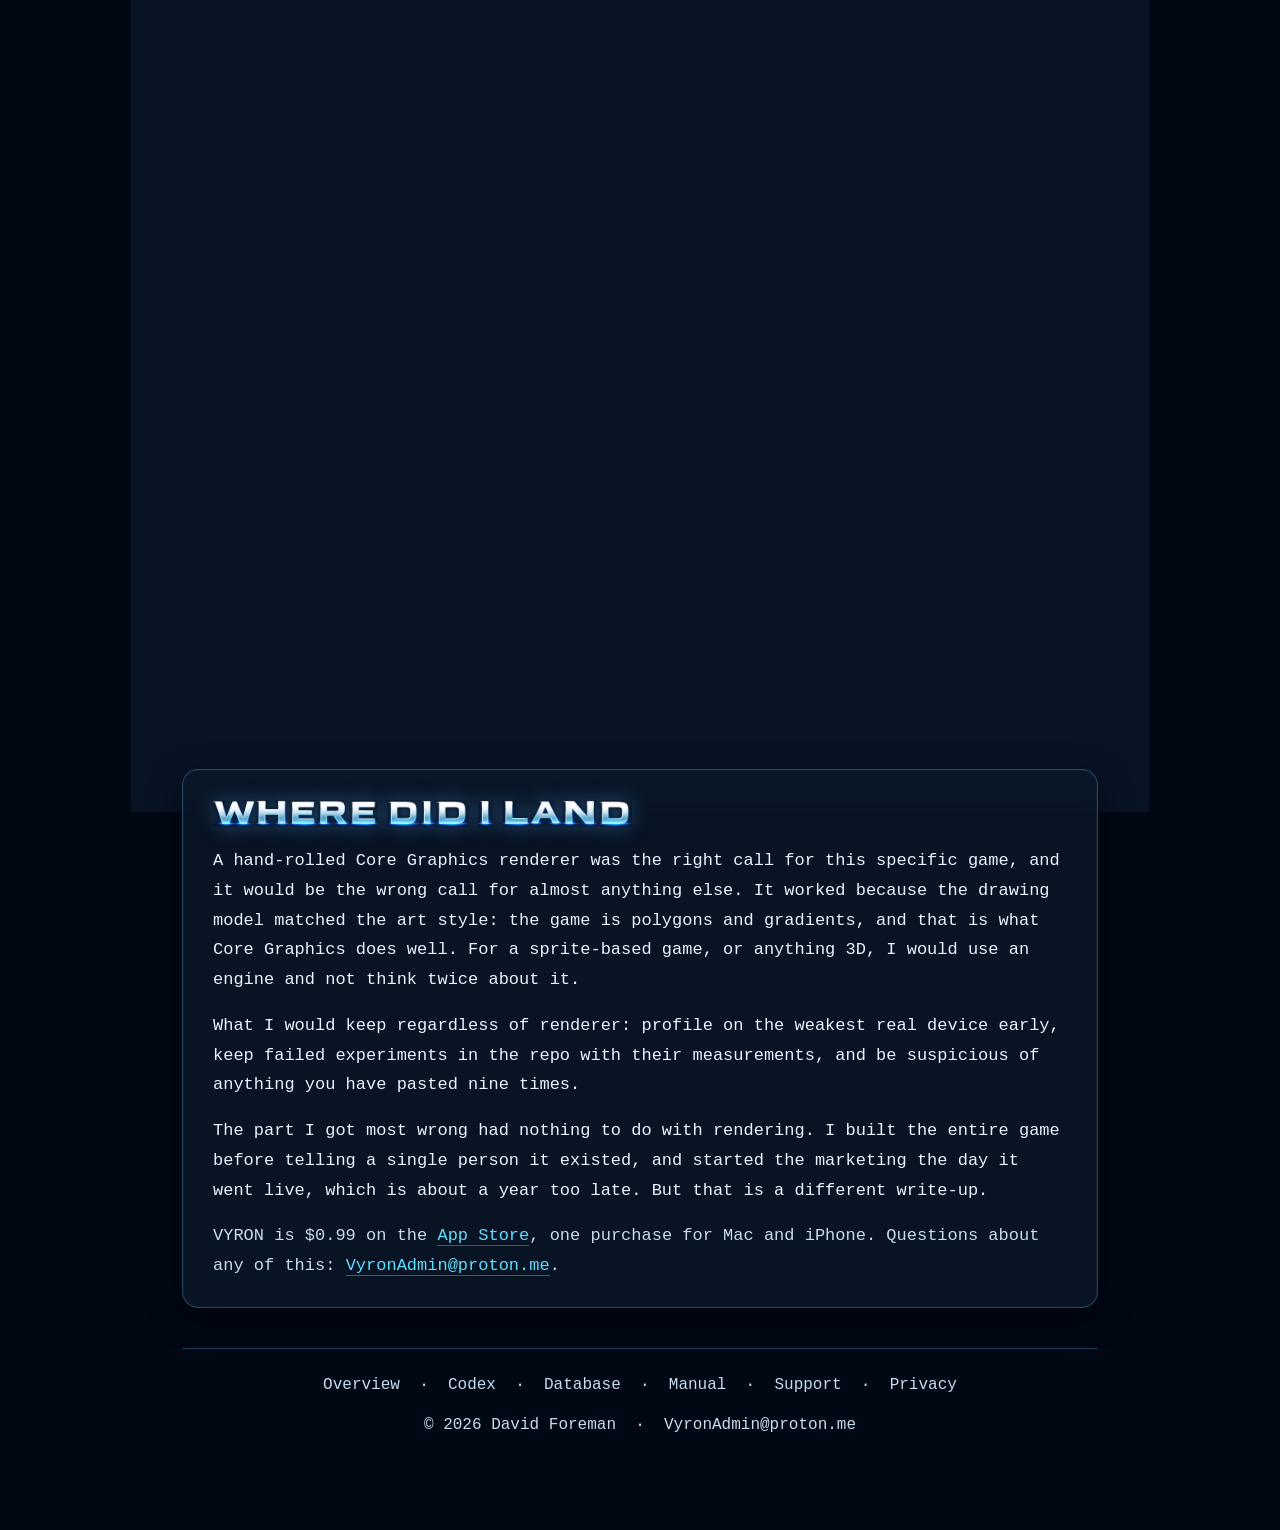
<file: renderer.html>
<!doctype html>
<html lang="en-GB">
<head>
<meta charset="utf-8" />
<meta name="viewport" content="width=device-width, initial-scale=1" />
<title>VYRON — Drawn, Not Blitted</title>
<meta name="description" content="A year building a 2D game renderer out of Core Graphics, one bad benchmark at a time. Why VYRON uses no game engine, and the IOSurface pipeline that shipped." />
<meta property="og:site_name" content="VYRON" />
<meta property="og:type" content="article" />
<meta property="og:title" content="Drawn, not blitted — how VYRON renders without an engine" />
<meta property="og:description" content="A year building a 2D game renderer out of Core Graphics, one bad benchmark at a time. The failed Metal bridge, the 69ms UIKit handoff, and the IOSurface pipeline that shipped." />
<meta property="og:image" content="https://davidforeman101.github.io/vyron/shots/shot-01.jpg" />
<meta property="og:url" content="https://davidforeman101.github.io/vyron/renderer.html" />
<meta name="twitter:card" content="summary_large_image" />
<meta name="twitter:title" content="Drawn, not blitted — how VYRON renders without an engine" />
<meta name="twitter:description" content="A year building a 2D game renderer out of Core Graphics, one bad benchmark at a time." />
<meta name="twitter:image" content="https://davidforeman101.github.io/vyron/shots/shot-01.jpg" />
<script>document.documentElement.classList.add('js')</script>
<link rel="icon" type="image/png" href="favicon.png" />
<link rel="stylesheet" href="style.css" />
</head>
<body>
<canvas id="stars" aria-hidden="true"></canvas>
<canvas id="patrol" aria-hidden="true"></canvas>

<div class="wrap" data-page="articles">

  <header class="brand">
    <h1 class="chrome" data-chrome="vyron">VYRON</h1>
    <p class="tagline">Articles</p>
  </header>

  <section class="panel focus article">
    <h2 class="chrome" data-chrome="drawn not blitted">Drawn, not blitted</h2>
    <p class="standfirst">A year building a 2D game renderer out of Core Graphics, one bad
      benchmark at a time.</p>
    <p class="dateline">David Foreman &middot; August 2026</p>


    <p>I finally shipped a game. It is a 100-level arcade space shooter called VYRON, it
      runs on Mac and iPhone from one codebase, and it uses no game engine. There is no
      SpriteKit or Unity underneath, and no custom Metal scene graph either. The game content
      is drawn every frame with Core Graphics calls, the same API you would use to render a
      pie chart.</p>

    <p>A few people in a Reddit thread asked me to write up how that works and why anyone
      would do it. This is that write-up, put together from the project's own record: the
      commit history, the profiler reports, and the experiments still archived in the tree.
      I have tried to be honest about the parts that went wrong, because the measurement from
      a failed experiment turned out to be worth more to me than most of the things that
      worked first time.</p>
  </section>

  <section class="panel article">
    <h2 class="chrome" data-chrome="the aim">The aim</h2>

    <p>I wanted a game I could disappear into for twenty minutes. I love complex games, but I
      don't always want to learn a huge world or commit an evening. The games that used to
      scratch that itch were arcade games: shmups, the coin-op tradition, games that are pure
      fun in the first ten seconds and still have something left to master hours later. What
      mostly fills that slot now is one-mechanic puzzles and ad timers. So I spent a year
      building the thing I wanted back: a shmup that is arcade-simple to pick up, with the
      depth of a real game underneath it. It came out at about 90,000 lines of Swift.</p>

    <p>The renderer choice fell out of two wants. The first is the art style. VYRON's look is
      vector-ish: polygons, gradients, glows, no sprite sheets. Everything on screen is
      geometry with a fill, and Core Graphics is good at that. The second
      want is the one that ruled out engines and sprites for good: I wanted the game to scale.
      Because everything is geometry, the game renders at whatever resolution it is given,
      from an 800&times;600 window to a 4K display and beyond, and it only gets better for it,
      as long as the hardware can cope. A sprite is authored at one size and gets softer the
      further you move from it; a polygon with a gradient fill is exact at every size. So the
      plan was: a CGContext, a display link, and a draw function that renders the whole frame
      from scratch, every frame.</p>

    <p>The renderer ended up as roughly 7,600 lines shared verbatim between the two platforms,
      split across about 85 draw functions. The platform layer underneath it is a handful of
      files: display link, input, tilt, haptics. Everything above that line has no idea
      whether it is running on a Mac or a phone.</p>
  </section>

  <section class="panel article">
    <h2 class="chrome" data-chrome="what went wrong">What went wrong</h2>

    <p><b>I allocated gradients every frame, for months.</b> Core Graphics gradients are
      objects you build from colour stops, and I was building them inside draw calls, which
      means thousands of allocations per second at 60fps. The fix was a nine-line memoiser,
      and it was the single largest performance win of the whole project. Nothing else came
      close.</p>

<pre><code>// GameView.swift — gradient cache, memoizes static gradients on first use
private var _gc: [Int: CGGradient] = [:]
func gc(_ id: Int, _ f: () -&gt; CGGradient) -&gt; CGGradient {
    if let g = _gc[id] { return g }
    let g = f(); _gc[id] = g; return g
}</code></pre>

    <p>There are over 160 gradients living in that cache now. The embarrassing part is how
      long I went without profiling at all, because the game felt fine on my Mac. The lesson I
      actually learned was not &ldquo;cache your gradients&rdquo;, it was &ldquo;your
      development machine is lying to you&rdquo;.</p>

    <p><b>The obvious Metal bridge was 5 to 10 times slower.</b> When iPhone performance
      became a problem, the first fix I reached for was getting the frame onto the GPU myself:
      render into a CGBitmapContext, hand the bytes to a Metal texture, draw a quad. I built it properly.
      It measured 5 to 10 times slower than what I already had. Copying a full-resolution
      frame's bytes across every frame swamped whatever the GPU gave back. Those 17 files are
      still in the repo in a folder called <code>Archive/v5-metal-bridge-experiment</code>,
      because the measurement is the useful part and I did not trust myself to remember the
      number without it.</p>

    <p><b>UIKit was spending 70ms moving my finished frame.</b> Profiling on device showed
      the software-to-GPU handoff of the finished frame costing about 70ms inside UIKit's own
      compositing path, and no amount of faster drawing was going to claw that back. This is the problem the failed Metal bridge was trying to solve by brute
      force.
      The actual solution was to stop copying: draw into memory the GPU can already see.</p>

    <p><b>A race condition that only existed in Release builds, on a physical iPhone.</b> The
      particle system runs a Metal compute pass, and the CPU reads results back. In Debug, in
      the Simulator, and on the Mac, this worked. On a real iPhone in a Release build,
      particles froze and piled up in corners. The compute pass had not finished when the CPU
      read the buffer; every other configuration was just slow enough to hide it. The fix was
      one <code>waitUntilCompleted</code> call. Finding it took two long, long days, because
      my instinct was to distrust my particle logic rather than my synchronisation.</p>

    <p><b>The Mac build is Apple Silicon only, and that is a corner I architected myself
      into.</b> The App Store build is arm64 only: M1 and newer. Nothing about the renderer
      required that. It happened because I committed first and tested too late; a year of
      performance decisions had quietly assumed the machine on my desk, and by the time I
      looked beyond it the choice had already been made for me. It is the gradient lesson
      again at architecture scale: my development machine was lying to me, and this time I
      found out too late to do anything about it.</p>

    <p><b>Apple rejected the Mac build because my canvas could clip.</b> The reviewer ran the
      game in a window shape I had never tried, and the canvas clipped. Root cause: I had
      duplicated a height-only scaling transform in nine places across the renderer, and they
      had drifted. I replaced all nine with one shared fit-to-window transform that
      mathematically cannot clip at any window shape. The rejection stung and the fix made the
      code better, which is an annoying combination. While I was in there I found a first-run
      bug where an unset preference read as 800&times;600 instead of picking a
      screen-appropriate size. Nobody had ever hit it because everyone who tested the game had
      run an earlier build first. Reviewers start from nothing; so do real players.</p>
  </section>

  <section class="panel article">
    <h2 class="chrome" data-chrome="what worked">What worked</h2>

    <p><b>Drawing into an IOSurface, so the GPU reads the frame instead of receiving it.</b>
      This is the pipeline that shipped on iPhone. An IOSurface is a block of memory both the
      CPU and GPU can address. The CGContext wraps that memory and draws into it; a Metal
      texture is created as a zero-copy view of the same memory; presenting is a single
      textured quad to a CAMetalLayer. The frame is never copied. Double-buffered, so the CPU
      draws into one surface while the GPU presents the other.</p>

<pre><code>iPhone frame, shipped pipeline (v5)

      CPU                                  GPU
+---------------+     same memory   +---------------+
|  CGContext    | ----------------&gt; |  MTLTexture   |
|  draws into   |    (IOSurface)    |  zero-copy    |
|  IOSurface A  |                   |  view of A    |
+---------------+                   +-------+-------+
        ^                                   |
        |                                   |  one textured quad
  ~85 draw funcs                            v
  (shared with Mac)               CAMetalLayer drawable

next frame: draw into B while A presents   (double buffer)</code></pre>

    <p>The creation code is unremarkable, which is rather the point. The context is an
      ordinary CGContext; all 85 draw functions run against it unchanged:</p>

<pre><code>// IOSurfaceCanvas.swift — CGContext wrapping the surface's memory
surface.lock(options: [], seed: nil)
let ctx = CGContext(
    data: surface.baseAddress,
    width: pw, height: ph,
    bitsPerComponent: 8,
    bytesPerRow: bytesPerRow,          // 64-byte aligned for Metal
    space: CGColorSpaceCreateDeviceRGB(),
    bitmapInfo: CGImageAlphaInfo.premultipliedFirst.rawValue
              | CGBitmapInfo.byteOrder32Little.rawValue
)
surface.unlock(options: [], seed: nil)

// Metal texture as a zero-copy view of the same surface
let tex = device.makeTexture(descriptor: texDesc, iosurface: surface, plane: 0)</code></pre>

    <p><b>The Mac never needed any of this.</b> On macOS the game draws its CGContext straight
      into the NSView backing store with a CVDisplayLink driving redraws, the way AppKit has
      worked for twenty years. I want to be precise about that because my own Reddit posts
      blurred it: the IOSurface pipeline exists because UIKit's frame delivery was the
      bottleneck, and AppKit's simply was not. Same renderer, two delivery mechanisms, and the
      boring old one is still in service on the platform where it was never a problem.</p>

    <p><b>Six levels of rendering detail, managed in the background.</b> The renderer runs at
      one of six detail levels, from basic up to cinematic. A rolling average of frame time
      decides which: struggling drops it one, coping well for long enough recovers it, and a
      cooldown stops it oscillating between the two. Resolution sets the ceiling, so a big
      display is allowed the top levels and a small window is never asked to pay for them.
      Between this and the vector drawing, the same build runs from an 800&times;600 window to
      fullscreen 4K and simply spends whatever the hardware can afford.</p>

    <p><b>A thermal governor instead of a fixed frame rate.</b> Long sessions on a phone are a
      heat problem before they are a performance problem. Sustained load steps the frame rate
      from 60 to 30 and back, so a forty-minute session does not cook the phone or the
      battery. Related, from on-device testing: a render scale of 1.5 turned out to be the
      60fps sweet spot on modern iPhones, and 2.0 fell off a cliff. Not &ldquo;got
      slower&rdquo;. A cliff.</p>

    <p><b>Caching everything that survives a frame.</b> The gradient cache came first, then
      the same pattern spread: fonts and colours are cached, text the HUD redraws every frame
      is cached as rendered images, enemy polygon meshes are cached. The renderer redraws the
      world from scratch each frame, but almost nothing inside a frame is constructed twice.
      When I later added a Metal post-process pass for a holographic foil effect on
      achievement cards, it measured 2.4ms a frame on an iPhone 17 Pro, and the budget existed
      because of all that caching.</p>
  </section>

  <section class="panel article">
    <h2 class="chrome" data-chrome="where did i land">Where did I land</h2>

    <p>A hand-rolled Core Graphics renderer was the right call for this specific game, and it
      would be the wrong call for almost anything else. It worked because the drawing model
      matched the art style: the game is polygons and gradients, and that is what Core
      Graphics does well. For a sprite-based game, or anything 3D, I would use an engine and
      not think twice about it.</p>

    <p>What I would keep regardless of renderer: profile on the weakest real device early,
      keep failed experiments in the repo with their measurements, and be suspicious of
      anything you have pasted nine times.</p>

    <p>The part I got most wrong had nothing to do with rendering. I built the entire game
      before telling a single person it existed, and started the marketing the day it went
      live, which is about a year too late. But that is a different write-up.</p>

    <p class="sub">VYRON is $0.99 on the
      <a href="https://apps.apple.com/us/app/vyron/id6778002261" target="_blank" rel="noopener">App
      Store</a>, one purchase for Mac and iPhone. Questions about any of this:
      <a href="mailto:VyronAdmin@proton.me">VyronAdmin@proton.me</a>.</p>
  </section>

</div>

<script src="chrome.js"></script>
<script src="starfield.js"></script>
<script src="site.js"></script>
</body>
</html>
</file>
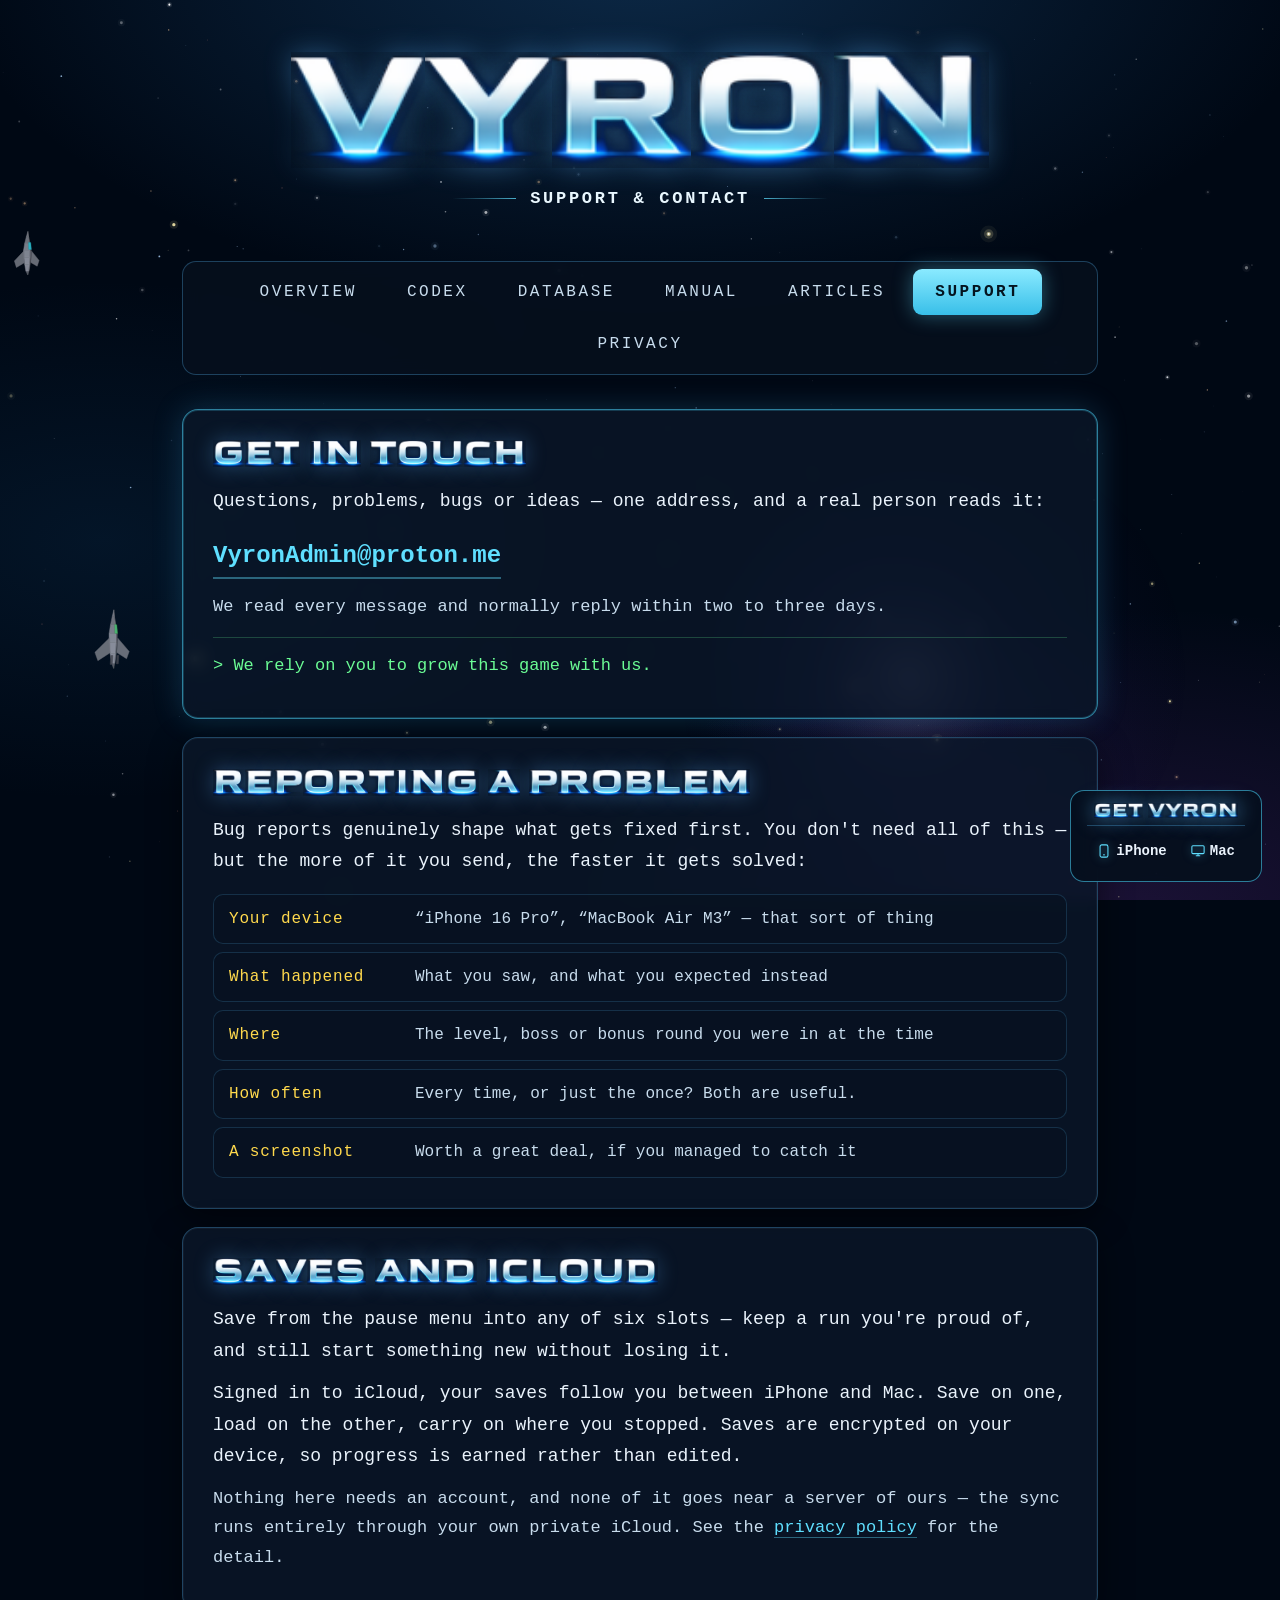
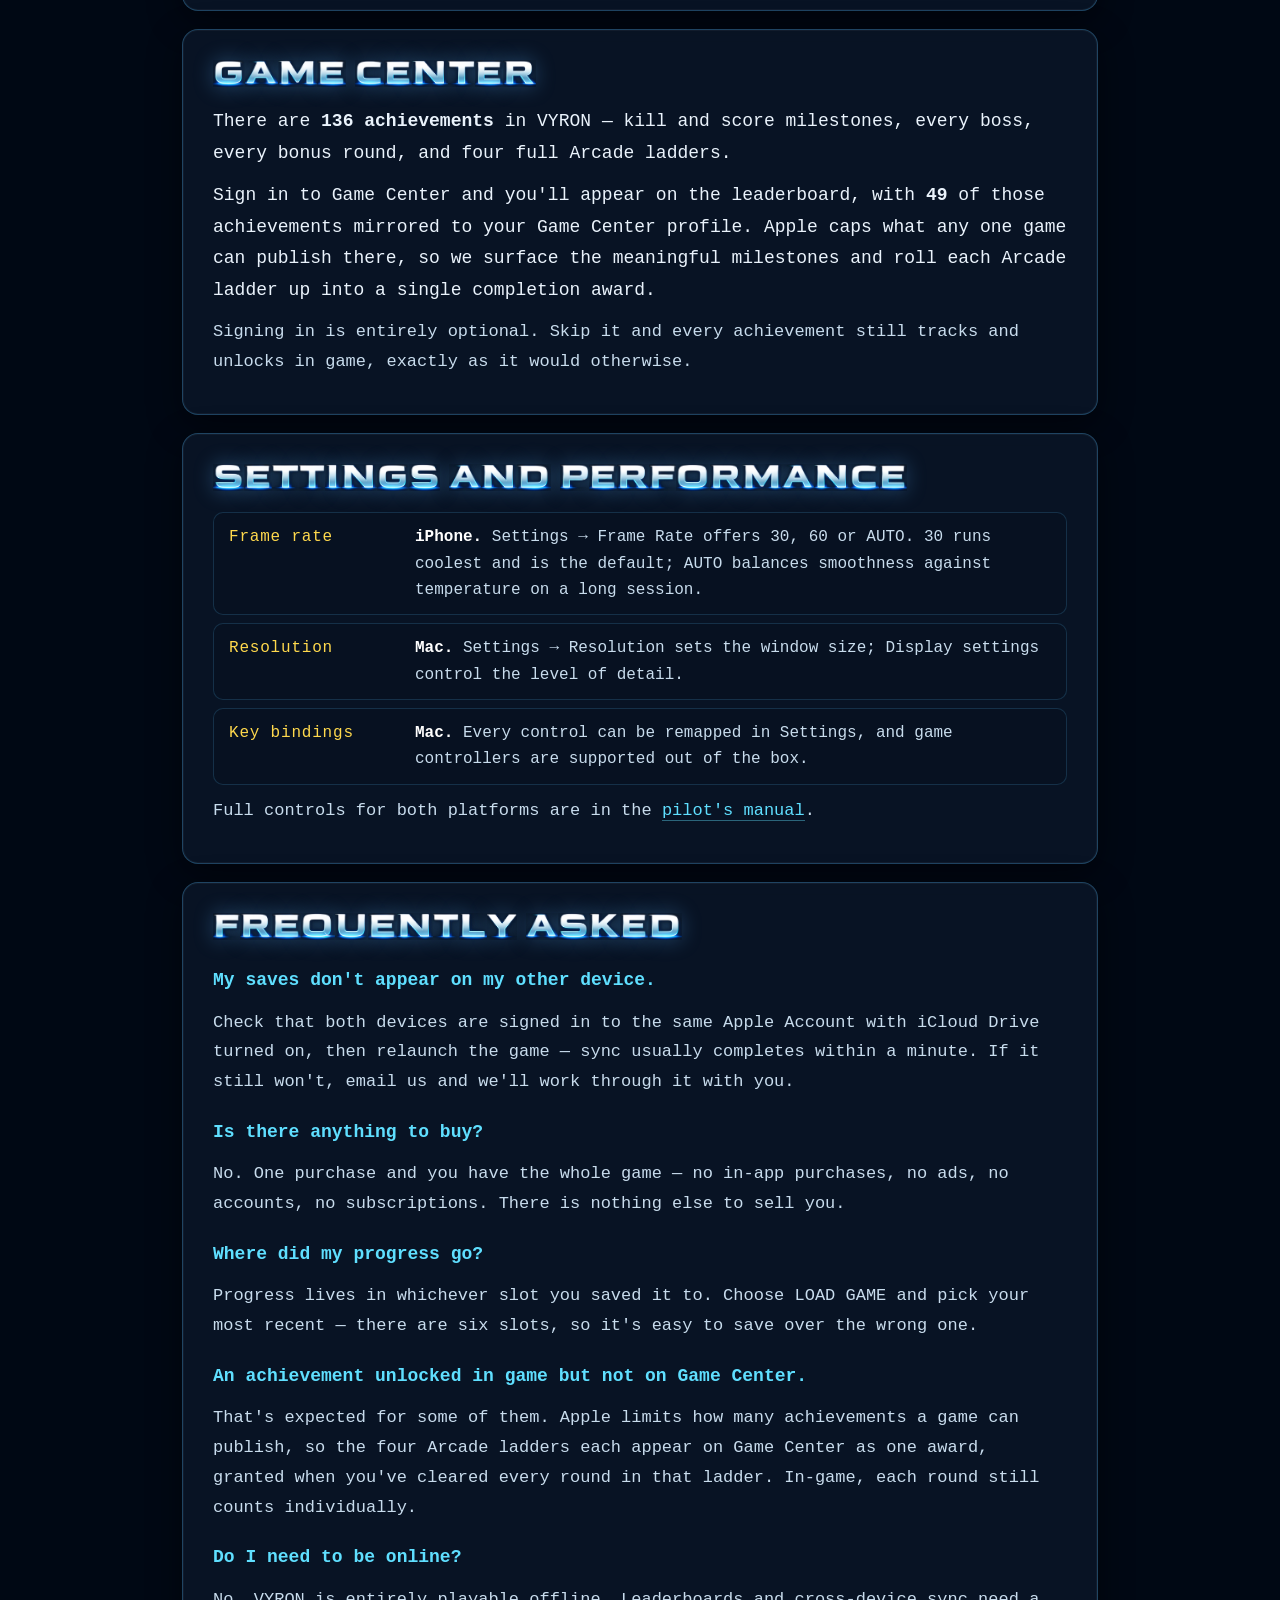
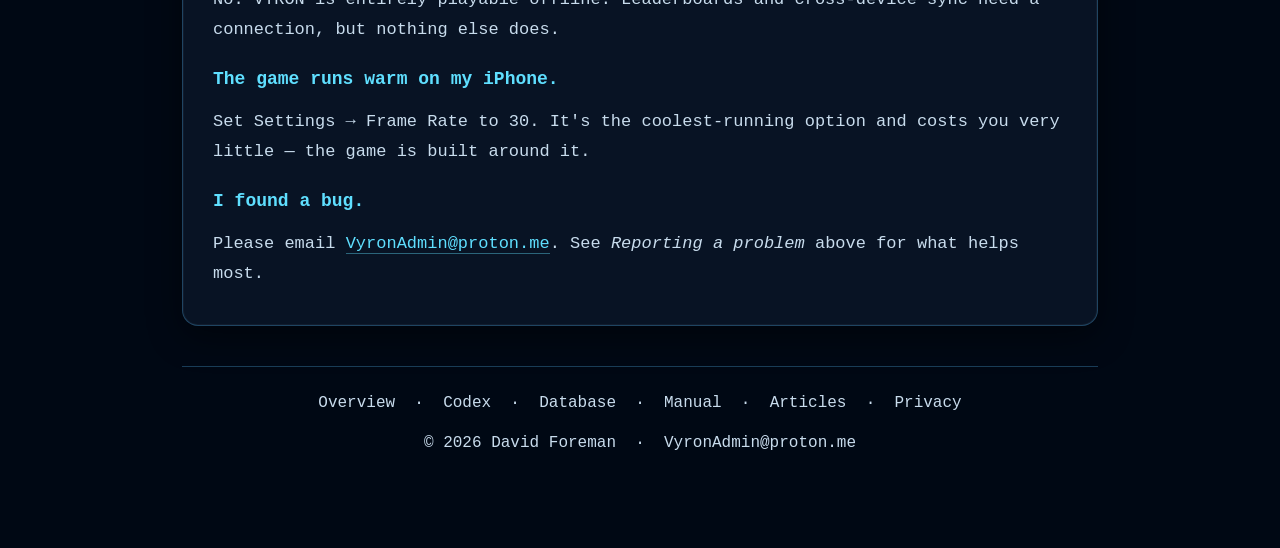
<file: support.html>
<!doctype html>
<html lang="en-GB">
<head>
<meta charset="utf-8" />
<meta name="viewport" content="width=device-width, initial-scale=1" />
<title>VYRON — Support &amp; Contact</title>
<meta name="description" content="VYRON support: how to get help, saves and iCloud sync, Game Center, settings and performance, and answers to the questions we're asked most." />
<meta property="og:site_name" content="VYRON" />
<meta property="og:type" content="website" />
<meta property="og:title" content="VYRON — Support &amp; Contact" />
<meta property="og:description" content="How to get help, saves and iCloud sync, Game Center, settings and performance, and answers to the questions we're asked most." />
<meta property="og:image" content="https://davidforeman101.github.io/vyron/shots/shot-01.jpg" />
<meta property="og:url" content="https://davidforeman101.github.io/vyron/support.html" />
<meta name="twitter:card" content="summary_large_image" />
<meta name="twitter:title" content="VYRON — Support &amp; Contact" />
<meta name="twitter:description" content="How to get help, saves and iCloud sync, Game Center, settings and performance, and answers to the questions we're asked most." />
<meta name="twitter:image" content="https://davidforeman101.github.io/vyron/shots/shot-01.jpg" />
<script>document.documentElement.classList.add('js')</script>
<link rel="icon" type="image/png" href="favicon.png" />
<link rel="stylesheet" href="style.css" />
</head>
<body>
<canvas id="stars" aria-hidden="true"></canvas>
<canvas id="patrol" aria-hidden="true"></canvas>

<div class="wrap" data-page="support">

  <header class="brand">
    <h1 class="chrome" data-chrome="vyron">VYRON</h1>
    <p class="tagline">Support &amp; Contact</p>
  </header>

  <!-- ============ CONTACT ============ -->

  <section class="panel focus">
    <h2 class="chrome" data-chrome="get in touch">Get in touch</h2>
    <p>Questions, problems, bugs or ideas — one address, and a real person reads it:</p>
    <p><a class="email" style="font-size:clamp(19px,3.2vw,24px);font-weight:700;border-bottom-width:2px;display:inline-block;margin:6px 0 2px" href="mailto:VyronAdmin@proton.me">VyronAdmin@proton.me</a></p>
    <p class="sub">We read every message and normally reply within two to three days.</p>
    <p class="terminal">&gt; We rely on you to grow this game with us.</p>
  </section>

  <!-- ============ BUG REPORTS ============ -->

  <section class="panel">
    <h2 class="chrome" data-chrome="reporting a problem">Reporting a problem</h2>
    <p>Bug reports genuinely shape what gets fixed first. You don't need all of this — but the
      more of it you send, the faster it gets solved:</p>
    <dl class="spec">
      <div><dt>Your device</dt><dd>&ldquo;iPhone 16 Pro&rdquo;, &ldquo;MacBook Air M3&rdquo; — that sort of thing</dd></div>
      <div><dt>What happened</dt><dd>What you saw, and what you expected instead</dd></div>
      <div><dt>Where</dt><dd>The level, boss or bonus round you were in at the time</dd></div>
      <div><dt>How often</dt><dd>Every time, or just the once? Both are useful.</dd></div>
      <div><dt>A screenshot</dt><dd>Worth a great deal, if you managed to catch it</dd></div>
    </dl>
  </section>

  <!-- ============ SAVES ============ -->

  <section class="panel">
    <h2 class="chrome" data-chrome="saves and icloud">Saves &amp; iCloud</h2>
    <p>Save from the pause menu into any of six slots — keep a run you're proud of, and still
      start something new without losing it.</p>
    <p>Signed in to iCloud, your saves follow you between iPhone and Mac. Save on one, load on the
      other, carry on where you stopped. Saves are encrypted on your device, so progress is
      earned rather than edited.</p>
    <p class="sub">Nothing here needs an account, and none of it goes near a server of ours —
      the sync runs entirely through your own private iCloud. See the
      <a href="privacy.html">privacy policy</a> for the detail.</p>
  </section>

  <!-- ============ GAME CENTER ============ -->

  <section class="panel">
    <h2 class="chrome" data-chrome="game center">Game Center</h2>
    <p>There are <strong>136 achievements</strong> in VYRON — kill and score milestones, every
      boss, every bonus round, and four full Arcade ladders.</p>
    <p>Sign in to Game Center and you'll appear on the leaderboard, with <strong>49</strong> of
      those achievements mirrored to your Game Center profile. Apple caps what any one game can
      publish there, so we surface the meaningful milestones and roll each Arcade ladder up into
      a single completion award.</p>
    <p class="sub">Signing in is entirely optional. Skip it and every achievement still tracks
      and unlocks in game, exactly as it would otherwise.</p>
  </section>

  <!-- ============ SETTINGS ============ -->

  <section class="panel">
    <h2 class="chrome" data-chrome="settings and performance">Settings &amp; Performance</h2>
    <dl class="spec">
      <div><dt>Frame rate</dt><dd><b>iPhone.</b> Settings → Frame Rate offers 30, 60 or AUTO. 30 runs coolest and is the default; AUTO balances smoothness against temperature on a long session.</dd></div>
      <div><dt>Resolution</dt><dd><b>Mac.</b> Settings → Resolution sets the window size; Display settings control the level of detail.</dd></div>
      <div><dt>Key bindings</dt><dd><b>Mac.</b> Every control can be remapped in Settings, and game controllers are supported out of the box.</dd></div>
    </dl>
    <p class="sub">Full controls for both platforms are in the
      <a href="manual.html">pilot's manual</a>.</p>
  </section>

  <!-- ============ FAQ ============ -->

  <section class="panel">
    <h2 class="chrome" data-chrome="frequently asked">Frequently asked</h2>

    <h3>My saves don't appear on my other device.</h3>
    <p class="sub">Check that both devices are signed in to the same Apple Account with iCloud
      Drive turned on, then relaunch the game — sync usually completes within a minute. If it
      still won't, email us and we'll work through it with you.</p>

    <h3>Is there anything to buy?</h3>
    <p class="sub">No. One purchase and you have the whole game — no in-app purchases, no ads,
      no accounts, no subscriptions. There is nothing else to sell you.</p>

    <h3>Where did my progress go?</h3>
    <p class="sub">Progress lives in whichever slot you saved it to. Choose LOAD GAME and pick
      your most recent — there are six slots, so it's easy to save over the wrong one.</p>

    <h3>An achievement unlocked in game but not on Game Center.</h3>
    <p class="sub">That's expected for some of them. Apple limits how many achievements a game
      can publish, so the four Arcade ladders each appear on Game Center as one award, granted
      when you've cleared every round in that ladder. In-game, each round still counts
      individually.</p>

    <h3>Do I need to be online?</h3>
    <p class="sub">No. VYRON is entirely playable offline. Leaderboards and cross-device sync
      need a connection, but nothing else does.</p>

    <h3>The game runs warm on my iPhone.</h3>
    <p class="sub">Set Settings → Frame Rate to 30. It's the coolest-running option and costs you
      very little — the game is built around it.</p>

    <h3>I found a bug.</h3>
    <p class="sub">Please email <a href="mailto:VyronAdmin@proton.me">VyronAdmin@proton.me</a>.
      See <em>Reporting a problem</em> above for what helps most.</p>
  </section>

</div>

<script src="chrome.js"></script>
<script src="starfield.js"></script>
<script src="data-ships.js"></script>
<script src="ships.js"></script>
<script src="site.js"></script>
</body>
</html>
</file>
<file: style.css>
/* VYRON — site styling.
   Titles and section headings use the chrome bitmap font (glyphs in font/,
   rendered by chrome.js). Body copy is Courier New.

   Contrast rule: no grey body text anywhere. The dimmest text on the site
   is --text-2 (#c8dced) and nothing is smaller than 15px. */

:root{
  --bg:#000814;
  --panel:rgba(11,24,42,.78);
  --line:rgba(70,150,200,.38);
  --line-hi:rgba(76,217,255,.55);

  --cyan:#5fdfff;
  --amber:#ffd94d;
  --green:#6bfc95;
  --magenta:#ff7ad9;

  --text:#eaf3fc;      /* body */
  --text-2:#c8dced;    /* secondary — still bright enough to read */

  --mono:"Courier New",ui-monospace,Menlo,Monaco,monospace;
}

*{box-sizing:border-box;margin:0;padding:0}
html{scroll-behavior:smooth}

body{
  background:
    radial-gradient(ellipse 75% 55% at 50% -5%, rgba(35,105,170,.34), transparent 72%),
    radial-gradient(ellipse 62% 48% at 88% 102%, rgba(105,45,150,.26), transparent 72%),
    radial-gradient(ellipse 50% 40% at 8% 60%, rgba(20,80,130,.18), transparent 72%),
    var(--bg);
  background-attachment:fixed;
  color:var(--text);
  font-family:var(--mono);
  font-size:18px;
  line-height:1.75;
  min-height:100vh;
  -webkit-font-smoothing:antialiased;
  overflow-x:hidden;
}

/* Starfield canvas sits behind everything */
#stars{position:fixed;inset:0;width:100%;height:100%;z-index:0;pointer-events:none}
.wrap{position:relative;z-index:2;max-width:960px;margin:0 auto;padding:0 22px 80px}

/* ---------- Chrome bitmap font ---------- */

.chrome{display:block;text-align:center;line-height:0;white-space:nowrap}
.chrome-glyph{
  height:1em;width:auto;vertical-align:middle;
  image-rendering:auto;
  filter:drop-shadow(0 0 14px rgba(90,180,255,.42));
}
.chrome-word{white-space:nowrap;display:inline-block}   /* keep words intact when wrapping */
.chrome-space{display:inline-block;width:.34em}
.chrome-lit{
  font-family:var(--mono);color:#cfe9fb;font-size:.68em;
  vertical-align:middle;line-height:1;
}

/* Wordmark */
.brand{padding:52px 0 6px}
.brand .chrome{font-size:clamp(56px,12vw,116px)}   /* font-size drives glyph height */

/* Section headings rendered in chrome, smaller */
h2.chrome{
  font-size:clamp(18px,3.4vw,27px);text-align:left;margin-bottom:14px;
  white-space:normal;line-height:1.35;      /* wrap instead of overflowing */
}
h2.chrome .chrome-glyph{filter:drop-shadow(0 0 10px rgba(90,180,255,.34))}

/* Fallback before JS runs / if it fails */
h2:not(.chrome-ready){color:var(--amber)}
.brand h1:not(.chrome-ready){
  font-size:clamp(44px,10vw,84px);letter-spacing:.16em;text-indent:.16em;font-weight:700;
  background:linear-gradient(180deg,#fff 0%,#cfe9fb 38%,#5aa9d8 52%,#e8f6ff 66%,#8fc4e4 100%);
  -webkit-background-clip:text;background-clip:text;color:transparent;
}

.tagline{
  text-align:center;color:#eaf8ff;font-size:17px;letter-spacing:.16em;
  text-transform:uppercase;margin-top:16px;font-weight:700;
  display:flex;align-items:center;justify-content:center;gap:14px;
}
.tagline::before,.tagline::after{
  content:"";height:1px;width:clamp(20px,7vw,64px);
  background:linear-gradient(90deg,transparent,rgba(95,223,255,.75));
}
.tagline::after{background:linear-gradient(90deg,rgba(95,223,255,.75),transparent)}
.updated{text-align:center;color:var(--text-2);font-size:16px;margin-top:10px}

/* ---------- Sticky nav ---------- */

.nav{
  position:sticky;top:0;z-index:50;
  display:flex;justify-content:center;flex-wrap:wrap;gap:6px;
  margin:30px auto 34px;padding:7px;
  border:1px solid var(--line);border-radius:14px;
  background:rgba(6,16,30,.86);backdrop-filter:blur(10px);
  width:max-content;max-width:100%;
  transition:box-shadow .2s ease,border-color .2s ease;
}
.nav.stuck{box-shadow:0 10px 34px rgba(0,0,0,.6);border-color:var(--line-hi)}

/* Small wordmark inside the nav — appears only once the nav sticks, so the
   VYRON title is still present after the big one scrolls away.
   .chrome sets display:block, so these rules need the extra specificity. */
.nav .nav-brand.chrome{
  display:none;
  font-size:21px;                 /* drives glyph height (glyphs are 1em) */
  line-height:0;padding:0 14px 0 6px;border:0;background:none;
  align-self:center;opacity:0;transition:opacity .2s ease;
}
.nav.stuck .nav-brand.chrome{display:inline-flex;align-items:center;opacity:.95}
.nav.stuck .nav-brand.chrome:hover{opacity:1}
.nav .nav-brand .chrome-glyph{filter:drop-shadow(0 0 8px rgba(90,180,255,.5))}
@media (max-width:560px){
  .nav .nav-brand.chrome{font-size:16px;padding:0 6px 0 2px}
}
/* When stuck, lay a full-width blurred bar behind the pill so content
   scrolling underneath is covered cleanly instead of half-hidden. */
.nav::before{
  content:"";position:absolute;left:50%;transform:translateX(-50%);
  top:-14px;bottom:-14px;width:100vw;z-index:-1;
  background:rgba(2,9,20,.92);backdrop-filter:blur(10px);
  border-bottom:1px solid var(--line);
  opacity:0;transition:opacity .2s ease;pointer-events:none;
}
.nav.stuck::before{opacity:1}
.nav a{
  color:var(--text-2);text-decoration:none;border:0;
  font-size:16px;letter-spacing:.16em;text-transform:uppercase;
  padding:9px 22px;border-radius:9px;
  transition:color .16s ease,background .16s ease;
}
.nav a:hover{color:#fff;background:rgba(95,223,255,.14)}
.nav a.on{
  color:#04141f;background:linear-gradient(180deg,#8aeaff,#38bfe8);
  box-shadow:0 0 20px rgba(95,223,255,.38);font-weight:700;
}

/* ---------- Floating store badge (bottom-right, fixed, every page) ---------- */

.store-badge{
  position:fixed;right:18px;bottom:18px;z-index:90;
  display:flex;flex-direction:column;align-items:center;gap:7px;
  padding:12px 16px;border-radius:14px;
  border:1px solid var(--line-hi);background:rgba(6,16,30,.92);
  backdrop-filter:blur(10px);
  animation:badge-pulse 2.8s ease-in-out infinite;
}
@keyframes badge-pulse{
  0%,100%{
    box-shadow:0 0 22px rgba(60,170,230,.26), 0 10px 28px rgba(0,0,0,.5),
      0 0 0 1px rgba(76,217,255,.14) inset;
    border-color:var(--line-hi);
  }
  50%{
    box-shadow:0 0 46px rgba(70,200,255,.62), 0 10px 28px rgba(0,0,0,.5),
      0 0 0 1px rgba(150,230,255,.32) inset;
    border-color:#a4ecff;
  }
}
@media (prefers-reduced-motion: reduce){
  .store-badge{animation:none;box-shadow:0 0 26px rgba(60,170,230,.3), 0 10px 28px rgba(0,0,0,.5)}
}
.store-badge-label.chrome{
  font-size:15px;                     /* drives glyph height (glyphs are 1em) */
  line-height:0;
}
.store-badge-label .chrome-glyph{filter:drop-shadow(0 0 10px rgba(90,190,255,.65))}
.store-badge-links{display:flex;gap:4px;border-top:1px solid var(--line);padding-top:7px;width:100%}
.store-badge-link{
  display:inline-flex;align-items:center;gap:5px;
  color:var(--text);border:0;text-decoration:none;
  font-size:14px;font-weight:600;padding:6px 10px;border-radius:8px;
  transition:color .16s ease,background .16s ease;
}
.store-badge-link svg{flex:none;color:var(--cyan);filter:drop-shadow(0 0 4px rgba(95,223,255,.5))}
.store-badge-link:hover{color:#fff;background:rgba(95,223,255,.18)}
@media (max-width:560px){
  .store-badge{right:10px;bottom:10px;padding:9px 11px;gap:5px}
  .store-badge-label.chrome{font-size:12px}
  .store-badge-links{padding-top:5px}
  .store-badge-link{padding:5px 7px;font-size:13px}
}

/* ---------- Panels ---------- */

.panel{
  background:var(--panel);border:1px solid var(--line);border-radius:16px;
  padding:26px 30px;margin:18px 0;backdrop-filter:blur(8px);
  box-shadow:0 0 0 1px rgba(255,255,255,.04) inset, 0 10px 34px rgba(0,0,0,.46);
  transition:opacity .5s ease,transform .5s ease,border-color .2s ease;
}
.js .panel{opacity:0;transform:translateY(16px)}
.js .panel.in{opacity:1;transform:none}
.panel.focus{border-color:var(--line-hi);box-shadow:0 0 30px rgba(60,170,230,.22), 0 0 0 1px rgba(76,217,255,.2) inset}
.panel.amber{border-color:rgba(255,217,77,.5);box-shadow:0 0 30px rgba(255,200,60,.16), 0 0 0 1px rgba(255,217,77,.16) inset}

p{margin:11px 0}
h3{color:var(--cyan);font-size:18px;margin:20px 0 3px;font-weight:700}

a{color:var(--cyan);text-decoration:none;border-bottom:1px solid rgba(95,223,255,.4)}
a:hover{border-bottom-color:var(--cyan);color:#9beeff}

.sub{color:var(--text-2);font-size:17px}
.terminal{
  color:var(--green);font-size:17px;margin-top:16px;padding-top:13px;
  border-top:1px solid rgba(107,252,149,.22);
}
kbd{
  font-family:var(--mono);background:rgba(255,255,255,.09);
  border:1px solid var(--line);border-radius:5px;padding:2px 7px;font-size:16px;color:#eaf6ff;
}

ul{list-style:none;margin:10px 0}
ul li{padding-left:22px;position:relative;margin:7px 0;color:var(--text);font-size:17px}
ul li::before{content:"▸";position:absolute;left:0;color:var(--cyan)}

.grid{display:grid;grid-template-columns:repeat(auto-fit,minmax(min(270px,100%),1fr));gap:16px}

/* ---------- Spec rows: a label and what it does ---------- */

.spec{display:grid;gap:8px;margin:16px 0 4px}
.spec>div{
  display:grid;grid-template-columns:minmax(120px,168px) 1fr;gap:18px;align-items:baseline;
  padding:11px 15px;background:rgba(6,16,30,.5);
  border:1px solid rgba(70,150,200,.24);border-radius:10px;
  transition:border-color .18s ease,background .18s ease;
}
.spec>div:hover{border-color:var(--line-hi);background:rgba(8,22,40,.7)}
.spec dt{
  margin:0;color:var(--amber);font-family:var(--mono);font-size:16px;
  letter-spacing:.05em;line-height:1.5;
}
.spec dt kbd{margin-right:3px}
.spec dd{margin:0;color:var(--text-2);font-size:16px;line-height:1.65}
.spec dd b{color:#fff;font-weight:700}
@media (max-width:540px){
  .spec>div{grid-template-columns:1fr;gap:5px}
}

/* ---------- Hero + stats ---------- */

.hero{
  text-align:center;font-size:clamp(23px,4vw,31px);line-height:1.35;
  color:#fff;font-weight:700;margin:4px 0 10px;
}
.hero-sub{text-align:center;color:var(--text);font-size:18px;max-width:680px;margin:0 auto}

/* Six across on a laptop, three rows of two on a phone. Explicit column
   counts rather than auto-fit, so the count never drifts with the viewport. */
.stats{display:grid;grid-template-columns:repeat(6,1fr);gap:9px;margin:24px 0 4px}
.stat{
  border:1px solid var(--line);border-radius:13px;padding:18px 4px;text-align:center;
  background:rgba(8,20,36,.6);
  transition:opacity .45s ease,transform .45s ease;
}
.js .stat{opacity:0;transform:translateY(12px)}
.js .stat.in{opacity:1;transform:none}
.stat b{display:block;font-size:clamp(26px,2.6vw,34px);color:var(--cyan);font-weight:700;
  line-height:1.1;text-shadow:0 0 18px rgba(95,223,255,.4)}
/* "ACHIEVEMENTS" is one word, so it cannot wrap — if it doesn't fit a sixth
   of the panel it overflows the box. At 15px Courier it needs ~108px, so the
   box must keep well clear of that: hence gap 9 / padding 4 above, giving
   ~127px. No letter-spacing here — it bought nothing but risk. */
.stat span{display:block;font-size:15px;letter-spacing:0;text-transform:uppercase;
  color:var(--text-2);margin-top:6px;line-height:1.25}

/* Six across only once the panel is genuinely wide enough for the longest
   label. Below ~1000px the wrap is still growing, each box drops under
   120px inside, and ACHIEVEMENTS starts to touch the edges. */
@media (max-width:999px){
  .stats{grid-template-columns:repeat(3,1fr)}
}
@media (max-width:560px){
  .stats{grid-template-columns:repeat(2,1fr);gap:7px}
  .stat{padding:12px 3px;border-radius:11px}
  .stat b{font-size:27px}
  .stat span{font-size:15px;margin-top:3px;letter-spacing:0}
}

/* ---------- Screenshot gallery ---------- */

.clips{display:grid;grid-template-columns:repeat(auto-fit,minmax(min(420px,100%),1fr));gap:14px;margin-top:6px}
.clip{margin:0;border:1px solid var(--line);border-radius:10px;overflow:hidden;background:#000}
.clip video{width:100%;height:auto;display:block}
.clip figcaption{font-size:.85rem;opacity:.7;padding:8px 12px}
/* Portrait previews. The landscape grid's 420px minimum would make a 444x960
   clip over 900px tall, so the portrait row uses a narrower column and the
   video is capped by height, centred on the black figure ground. */
.clips-portrait{grid-template-columns:repeat(auto-fit,minmax(min(240px,100%),1fr))}
.clip-portrait{display:flex;flex-direction:column;align-items:center}
.clip-portrait video{width:auto;max-width:100%;max-height:560px}
.clip-portrait figcaption{align-self:stretch;text-align:center}
@media (max-width:700px){.clip-portrait video{max-height:440px}}
.shots{display:grid;grid-template-columns:repeat(auto-fit,minmax(min(300px,100%),1fr));gap:14px;margin-top:6px}
.shot{
  position:relative;border:1px solid var(--line);border-radius:13px;overflow:hidden;
  cursor:zoom-in;background:#04101d;line-height:0;
  transition:opacity .5s ease,transform .5s ease,border-color .2s ease,box-shadow .2s ease;
}
.js .shot{opacity:0;transform:translateY(14px)}
.js .shot.in{opacity:1;transform:none}
.shot img{width:100%;height:auto;display:block;transition:transform .35s ease}
.shot:hover,.shot:focus-visible{border-color:var(--line-hi);box-shadow:0 0 26px rgba(76,217,255,.26);outline:none}
.shot:hover img{transform:scale(1.035)}

.lightbox{
  position:fixed;inset:0;z-index:200;display:none;
  align-items:center;justify-content:center;
  background:rgba(0,4,10,.93);backdrop-filter:blur(6px);padding:28px;
}
.lightbox.on{display:flex}
.lightbox img{max-width:94vw;max-height:88vh;border-radius:10px;border:1px solid var(--line-hi);
  box-shadow:0 0 60px rgba(0,0,0,.8)}
.lightbox button{
  position:absolute;background:rgba(10,24,42,.9);color:var(--cyan);
  border:1px solid var(--line);border-radius:10px;
  font-family:var(--mono);font-size:26px;line-height:1;cursor:pointer;
  width:52px;height:52px;transition:background .15s ease,color .15s ease;
}
.lightbox button:hover{background:rgba(95,223,255,.2);color:#fff}
.lb-close{top:22px;right:22px}
.lb-prev{left:22px;top:50%;transform:translateY(-50%)}
.lb-next{right:22px;top:50%;transform:translateY(-50%)}

/* ---------- Why I built it ---------- */

.why .lead{font-size:clamp(20px,3.2vw,26px);line-height:1.4;font-weight:700;color:#fff;margin:6px 0 4px}
.why p{font-size:18px;margin:15px 0;color:var(--text)}
.pullquote{
  margin:24px 0 8px;padding:4px 0 4px 20px;border-left:3px solid var(--amber);
  font-size:clamp(17px,2.6vw,21px);line-height:1.5;color:#ffe9a8;font-weight:700;
}
.signoff{text-align:center;margin-top:30px}
/* clamp() floors at 26px, which is wider than a 320px screen can take for
   "game" — .chrome is nowrap so it pushed the page out to 388px. Allow the
   phrase to wrap at spaces (words stay intact via .chrome-word) and let the
   floor drop on very narrow screens. */
.signoff-chrome{font-size:clamp(20px,4.6vw,40px);display:block;white-space:normal;line-height:1.3}
.signoff-by{
  display:block;color:var(--text-2);font-size:15px;font-weight:400;
  letter-spacing:.2em;text-transform:uppercase;margin-top:18px;
}

/* ---------- CTA ---------- */

.cta{
  display:inline-block;margin-top:6px;padding:14px 30px;border-radius:12px;
  font-size:18px;font-weight:700;letter-spacing:.08em;text-transform:uppercase;
  color:#04141f;background:linear-gradient(180deg,#8aeaff,#38bfe8);border:0;
  box-shadow:0 0 26px rgba(95,223,255,.4);
  transition:transform .16s ease,box-shadow .16s ease;
}
.cta:hover{transform:translateY(-2px);box-shadow:0 0 34px rgba(95,223,255,.6);color:#04141f}
.center{text-align:center}

/* ---------- Footer ---------- */

footer{
  text-align:center;margin-top:40px;padding-top:22px;
  border-top:1px solid var(--line);
  color:var(--text-2);font-size:16px;
}
footer a{border:0;color:var(--text-2)}
footer a:hover{color:var(--cyan)}

@media (max-width:560px){
  body{font-size:17px}
  .wrap{padding:0 15px 60px}
  .panel{padding:20px 18px}
  /* Tighter tracking, padding and gap (never a smaller font) so the sticky
     wordmark and all six links still fit two rows on a phone, not three. */
  .nav{gap:5px}
  .nav a{padding:8px 8px;letter-spacing:.03em;font-size:15px}
  .lightbox button{width:44px;height:44px;font-size:22px}
  .lb-prev{left:8px}.lb-next{right:8px}

  /* --- Get to the content sooner. On a 390px screen the title, tagline and
         nav were eating 345px — 41% of the first screen — before a word of
         copy appeared. --- */
  .brand{padding:20px 0 2px}
  .brand .chrome{font-size:clamp(46px,11.5vw,116px)}
  .tagline{margin-top:10px;letter-spacing:.07em;gap:9px}
  .tagline::before,.tagline::after{width:clamp(12px,4vw,64px)}
  .nav{margin:16px auto 18px}

  /* Hero: left-align the body copy. Centred monospace over a narrow column
     gives ragged, hard-to-scan lines. */
  .hero{font-size:clamp(25px,7vw,31px);line-height:1.28}
  .hero-sub{text-align:left}
  .stats{margin:18px 0 4px;gap:10px}

  /* Wrapped creed needs room for two lines */
  .creed{min-height:104px}
  .creed-line{font-size:clamp(21px,5.6vw,38px)}
}

/* ================= Ship fly-by rail ================= */

/* ================= Ship showcase ================= */

.stage-panel{padding-bottom:20px}
.ship-stage-wrap{
  position:relative;margin-top:16px;
  border:1px solid var(--line);border-radius:14px;
  background:
    radial-gradient(ellipse 60% 70% at 50% 40%, rgba(40,110,175,.20), transparent 72%),
    rgba(3,10,20,.72);
  overflow:hidden;
}
canvas.ship-stage{
  display:block;width:100%;height:clamp(300px,42vw,420px);
}

/* Hero stage — the first thing on the page, so it sits above the headline
   and runs edge to edge inside the panel. Shorter than the standalone stage
   so the headline and stats still make the first screen on a phone. */
.hero-panel{padding-top:18px}
.hero-stage{margin:0 0 20px}
.hero-stage canvas.ship-stage{height:clamp(210px,34vw,340px)}
@media (max-width:560px){
  .hero-panel{padding:14px 14px 20px}
  .hero-stage{margin:0 0 16px;border-radius:12px}
  .hero-stage canvas.ship-stage{height:215px}
}
.ship-name{
  position:absolute;left:0;right:0;bottom:16px;text-align:center;
  font-family:var(--mono);font-weight:700;
  font-size:clamp(15px,2.4vw,19px);letter-spacing:.22em;
  opacity:0;transition:opacity .15s linear;
  margin:0;pointer-events:none;
}

/* ================= Codex ================= */

.codex-lead{
  text-align:center;font-size:clamp(19px,3.2vw,25px);line-height:1.45;
  color:#fff;font-weight:700;max-width:680px;margin:6px auto 2px;
}
.pillars{display:grid;grid-template-columns:repeat(auto-fit,minmax(min(300px,100%),1fr));gap:16px}
.pillar{position:relative;overflow:hidden}
.pillar p{font-size:16.5px}
/* One phrase visible at a time; lines are stacked so the panel never
   jumps as they swap. */
.creed{
  position:relative;text-align:center;
  min-height:clamp(52px,9vw,84px);
  display:flex;align-items:center;justify-content:center;
}
.creed-line{
  position:absolute;left:0;right:0;
  font-size:clamp(22px,4.4vw,38px);
  opacity:0;
  transition:opacity 1.2s cubic-bezier(.4,0,.2,1);
  will-change:opacity;              /* keep the fade on the compositor */
  /* .chrome is nowrap, which pushed "You live by the Vyra" off the side of a
     phone (448px wide on a 390px screen). Wrap at spaces; .chrome-word still
     keeps each word intact so it never breaks mid-word. */
  white-space:normal;
  line-height:1.25;
}
.creed-line.on{opacity:1}
/* Without JS every line would stack invisibly — show them as a list instead */
html:not(.js) .creed{display:block;min-height:0}
html:not(.js) .creed-line{position:static;opacity:1;display:block;margin:10px 0}

/* ================= Database ================= */

.db-controls{
  display:flex;gap:10px;flex-wrap:wrap;align-items:center;margin:4px 0 6px;
}
.db-controls input[type=search]{
  flex:1 1 220px;min-width:180px;
  background:rgba(6,16,30,.9);border:1px solid var(--line);border-radius:10px;
  color:var(--text);font-family:var(--mono);font-size:17px;padding:11px 14px;
}
.db-controls input[type=search]:focus{outline:none;border-color:var(--line-hi);
  box-shadow:0 0 18px rgba(76,217,255,.22)}
.chip{
  background:rgba(6,16,30,.9);border:1px solid var(--line);border-radius:99px;
  color:var(--text-2);font-family:var(--mono);font-size:16px;padding:9px 16px;cursor:pointer;
  transition:color .15s ease,background .15s ease,border-color .15s ease;
}
.chip:hover{color:#fff;border-color:var(--line-hi)}
.chip.on{background:linear-gradient(180deg,#8aeaff,#38bfe8);color:#04141f;font-weight:700;border-color:transparent}
.db-count{color:var(--text-2);font-size:16px;margin:2px 0 14px}

.cards{display:grid;grid-template-columns:repeat(auto-fill,minmax(min(230px,100%),1fr));gap:12px}
.card{
  background:rgba(9,21,38,.8);border:1px solid var(--line);border-radius:13px;
  padding:0;cursor:pointer;text-align:left;font-family:var(--mono);
  color:var(--text);overflow:hidden;
  transition:opacity .4s ease,transform .4s ease,border-color .15s ease,box-shadow .15s ease;
}
.card-body{padding:13px 16px 15px}

/* ---- Gun-camera stills ---- */
.portrait{
  position:relative;overflow:hidden;
  background:radial-gradient(circle at 50% 45%,rgba(30,70,110,.32),rgba(5,12,24,.9) 70%);
}
.portrait img{
  display:block;width:100%;height:100%;
  object-fit:cover;object-position:center 42%;
  transition:transform .35s ease;
}
/* Scan lines + vignette so a raw capture reads as a sensor record */
.portrait::after{
  content:"";position:absolute;inset:0;pointer-events:none;
  background:
    repeating-linear-gradient(180deg,rgba(0,0,0,.15) 0 1px,transparent 1px 3px),
    radial-gradient(ellipse at 50% 45%,transparent 50%,rgba(2,7,16,.7) 100%);
}
.p-card{aspect-ratio:4/3;border-bottom:1px solid var(--line)}
.card:hover .portrait img{transform:scale(1.06)}

.portrait.none{display:flex;align-items:center;justify-content:center}
.portrait.none span{
  color:var(--amber);font-family:var(--mono);font-size:15px;
  letter-spacing:.16em;text-transform:uppercase;text-align:center;
  line-height:1.55;opacity:.8;
}

.p-detail{
  aspect-ratio:16/9;border:1px solid var(--line);
  border-radius:12px;margin-bottom:18px;
}
.p-detail img{object-fit:contain;object-position:center}
.js .card{opacity:0;transform:translateY(12px)}
.js .card.in{opacity:1;transform:none}
.card:hover,.card:focus-visible{border-color:var(--line-hi);box-shadow:0 0 22px rgba(76,217,255,.22);outline:none}
.card h3{margin:0 0 6px;color:#fff;font-size:18px}
.card .meta{color:var(--text-2);font-size:15px;display:flex;gap:10px;flex-wrap:wrap}
.threat{letter-spacing:.12em;color:var(--amber)}
.threat.t4,.threat.t5{color:#ff8a6b}

.detail{
  position:fixed;inset:0;z-index:210;display:none;
  align-items:center;justify-content:center;padding:26px;
  background:rgba(0,4,10,.9);backdrop-filter:blur(7px);
}
.detail.on{display:flex}
.detail-inner{
  background:rgba(9,21,38,.97);border:1px solid var(--line-hi);border-radius:16px;
  max-width:720px;width:100%;max-height:86vh;overflow-y:auto;padding:28px 30px;
  box-shadow:0 0 60px rgba(0,0,0,.75);
}
.detail-inner h2{margin-bottom:6px}
.detail-close{
  position:absolute;top:22px;right:22px;width:52px;height:52px;
  background:rgba(10,24,42,.9);color:var(--cyan);border:1px solid var(--line);
  border-radius:10px;font-family:var(--mono);font-size:26px;cursor:pointer;
}
.detail-close:hover{background:rgba(95,223,255,.2);color:#fff}
.dl{display:grid;grid-template-columns:repeat(auto-fit,minmax(min(200px,100%),1fr));gap:16px;margin-top:16px}
.dl h4{color:var(--amber);font-size:15px;letter-spacing:.14em;text-transform:uppercase;margin-bottom:4px}
.badges{display:flex;gap:8px;flex-wrap:wrap;margin:10px 0 4px}
.badge{
  border:1px solid var(--line);border-radius:99px;padding:5px 13px;
  font-size:15px;color:var(--text-2);background:rgba(6,16,30,.7);
}


/* Chrome headings wrap; keep the wordmark on one line */
@media (max-width:560px){
  h2.chrome{font-size:clamp(17px,5.2vw,22px)}
  .brand .chrome{font-size:clamp(46px,13vw,72px)}

  /* Two enemies per row — halves the portrait size and roughly halves the
     length of the page. Must live *after* the base .cards rule above:
     media queries add no specificity, so a later rule would win. */
  .cards{grid-template-columns:repeat(2,1fr);gap:10px}
  .card-body{padding:10px 11px 12px}
  .card h3{font-size:16px}
  .card .meta{font-size:15px;gap:6px}
  .p-card{aspect-ratio:1/1}
}
.db-empty{color:var(--text-2);font-size:17px;padding:14px 2px}

/* ================= Feature grid (Overview) ================= */

.feat-grid{
  display:grid;grid-template-columns:repeat(auto-fit,minmax(min(240px,100%),1fr));
  gap:14px;margin-top:18px;
}
.feat{
  background:rgba(8,19,34,.6);
  border:1px solid var(--line);border-radius:13px;
  padding:16px 18px 18px;
  transition:border-color .18s ease,box-shadow .18s ease,transform .18s ease;
}
.feat:hover{
  border-color:var(--line-hi);
  box-shadow:0 0 24px rgba(76,217,255,.18);
  transform:translateY(-2px);
}
.feat h3.chrome{
  font-size:clamp(15px,2vw,18px);text-align:left;
  margin:0 0 8px;white-space:normal;line-height:1.3;
}
.feat p{margin:0;font-size:16px;color:var(--text-2);line-height:1.65}
.feat a{color:var(--cyan)}

/* Distant patrol — far-off traffic in the page margins */
#patrol{
  position:fixed;inset:0;width:100%;height:100%;
  z-index:3;                       /* above everything — confined to the margins */
  pointer-events:none;
  mask-image:linear-gradient(180deg,transparent 0,#000 8%,#000 92%,transparent 100%);
  -webkit-mask-image:linear-gradient(180deg,transparent 0,#000 8%,#000 92%,transparent 100%);
}

/* ================= Articles ================= */

.article p{margin:0 0 16px;font-size:17px;line-height:1.75}
.article p:last-child{margin-bottom:0}
.article p b{color:var(--cyan)}
.article .standfirst{color:var(--text-2);font-size:17px}
.article .dateline{color:var(--text-2);font-size:15px;margin-bottom:20px}
.article pre{
  background:rgba(0,10,22,.7);border:1px solid var(--line);border-radius:8px;
  padding:14px 16px;overflow-x:auto;margin:0 0 18px;
  font-family:var(--mono);font-size:14px;line-height:1.55;color:var(--text);
}
.article code{
  font-family:var(--mono);font-size:.92em;color:var(--cyan);
  background:rgba(0,10,22,.55);border:1px solid var(--line);border-radius:4px;padding:1px 5px;
}
.article pre code{background:none;border:none;padding:0;color:inherit;font-size:inherit}
.draft-flag{border-bottom:2px dotted var(--amber);cursor:help}
.article-note{
  border:1px solid var(--amber);border-radius:8px;background:rgba(60,44,8,.5);
  padding:10px 16px;font-size:15px;color:var(--text);margin-bottom:18px;
}
.article-entry h3{font-size:19px;margin-bottom:4px}
.article-entry h3 a{color:var(--cyan)}
.article-entry .sub{margin-bottom:0}
</file>
